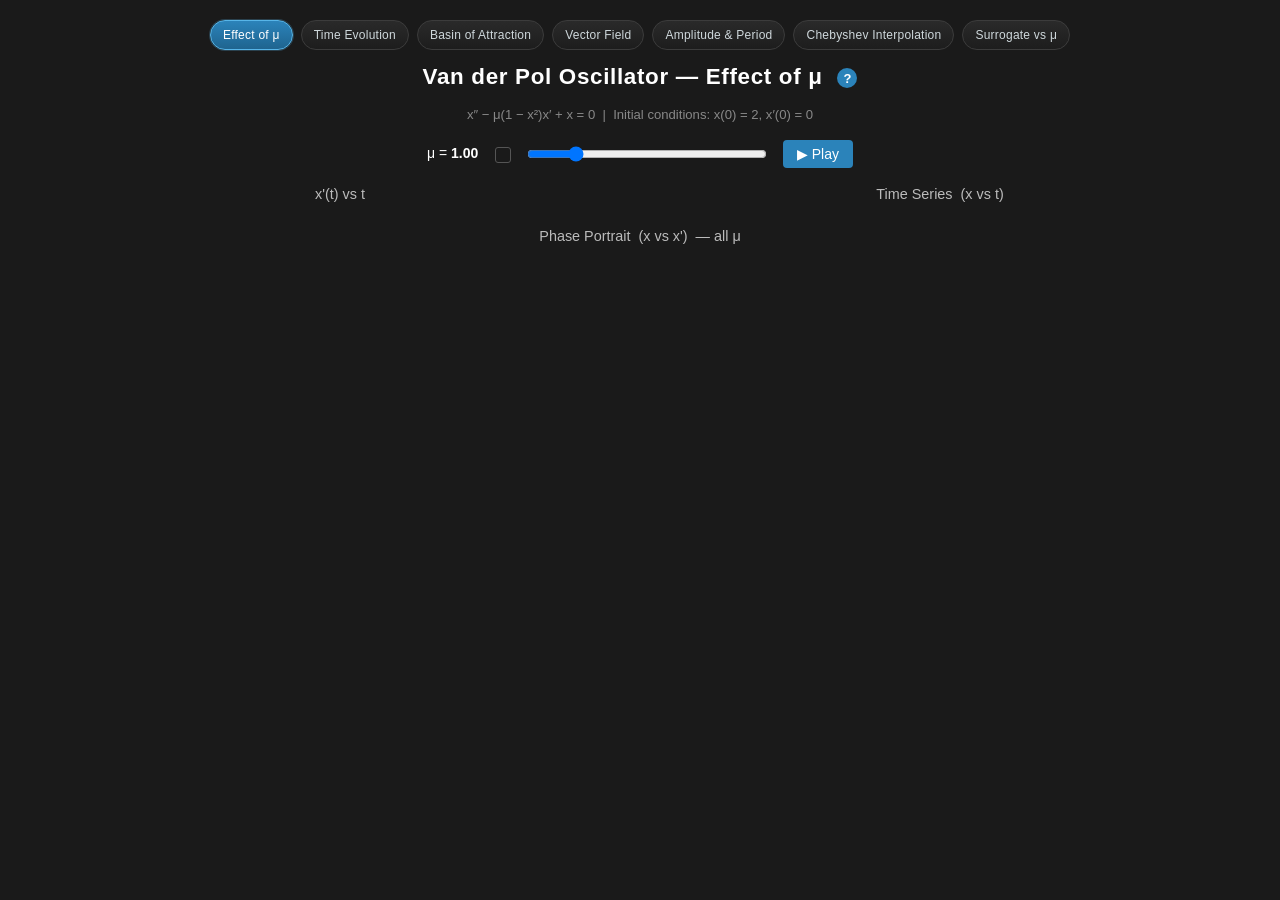
<file: Final/index.html>
<!DOCTYPE html>
<html lang="en">
<head>
    <meta charset="UTF-8">
    <meta name="viewport" content="width=device-width, initial-scale=1.0">
    <title>Van der Pol Oscillator — Effect of μ</title>
    <script src="https://d3js.org/d3.v7.min.js"></script>
    <style>
        body {
            margin: 0;
            padding: 20px;
            font-family: sans-serif;
            background-color: #1a1a1a;
            display: flex;
            flex-direction: column;
            align-items: center;
            color: #fff;
        }
        .nav {
            width: 100%;
            max-width: 1200px;
            margin-bottom: 14px;
            display: flex;
            flex-wrap: wrap;
            justify-content: center;
            gap: 8px;
        }
        .nav-btn {
            display: inline-flex;
            align-items: center;
            justify-content: center;
            padding: 7px 12px;
            border-radius: 999px;
            border: 1px solid #3c3c3c;
            background: linear-gradient(180deg, #2a2a2a 0%, #1d1d1d 100%);
            color: #cfd8dc;
            text-decoration: none;
            font-size: 12px;
            letter-spacing: 0.02em;
            transition: border-color 120ms ease, background 120ms ease, color 120ms ease, transform 120ms ease;
        }
        .nav-btn:hover {
            border-color: #4aa3d8;
            color: #fff;
            background: linear-gradient(180deg, #313131 0%, #242424 100%);
            transform: translateY(-1px);
        }
        .nav-btn:focus-visible {
            outline: 2px solid #4aa3d8;
            outline-offset: 2px;
        }
        .nav-btn.active,
        .nav-btn[aria-current="page"] {
            color: #fff;
            border-color: #57b5e8;
            background: linear-gradient(180deg, #2b83ba 0%, #1f648f 100%);
            box-shadow: 0 0 0 1px rgba(87,181,232,0.25);
        }
        h1 {
            margin-top: 0;
            margin-bottom: 4px;
            font-size: 1.4rem;
            letter-spacing: 0.03em;
        }
        .subtitle {
            font-size: 0.82rem;
            color: #888;
            margin-bottom: 18px;
            text-align: center;
        }
        #controls {
            margin-bottom: 18px;
            display: flex;
            gap: 14px;
            align-items: center;
            flex-wrap: wrap;
            justify-content: center;
        }
        label {
            font-size: 14px;
        }
        #mu-slider {
            width: 240px;
            cursor: pointer;
        }
        #mu-display {
            font-weight: bold;
            min-width: 36px;
            display: inline-block;
        }
        #mu-swatch {
            display: inline-block;
            width: 14px;
            height: 14px;
            border-radius: 3px;
            vertical-align: middle;
            margin-left: 4px;
            border: 1px solid #555;
        }
        #play-btn {
            background-color: #2b83ba;
            color: #fff;
            border: none;
            padding: 6px 14px;
            border-radius: 4px;
            cursor: pointer;
            font-size: 14px;
        }
        #play-btn:hover {
            background-color: #3e9ed6;
        }
        #charts {
            display: flex;
            gap: 20px;
            flex-wrap: wrap;
            justify-content: center;
            width: 100%;
            max-width: 1200px;
        }
        .chart-panel {
            flex: 1 1 460px;
            max-width: 580px;
        }
        .chart-panel h2 {
            text-align: center;
            font-size: 0.9rem;
            color: #bbb;
            margin: 0 0 6px 0;
            font-weight: normal;
        }
        .chart-panel svg {
            border: 1px solid #444;
            background-color: #111;
            width: 100%;
            height: auto;
            display: block;
        }
        .axis path, .axis line { stroke: #555; }
        .axis text { fill: #999; font-size: 11px; }
        .grid line { stroke: #2a2a2a; stroke-dasharray: 2,2; }
        .grid path { stroke: none; }
        .crosshair { stroke: #333; stroke-dasharray: 4,3; }
        .axis-label { fill: #888; font-size: 12px; }
        .info-btn { display:inline-flex; align-items:center; justify-content:center; width:20px; height:20px; border-radius:50%; background:#2b83ba; color:#fff; border:none; font-size:13px; font-weight:bold; cursor:pointer; vertical-align:middle; margin-left:8px; line-height:1; flex-shrink:0; }
        .info-btn:hover { background:#3e9ed6; }
        .modal-overlay { display:none; position:fixed; inset:0; background:rgba(0,0,0,0.72); z-index:100; align-items:center; justify-content:center; }
        .modal-overlay.active { display:flex; }
        .modal-box { background:#242424; border:1px solid #555; border-radius:8px; padding:28px 32px; max-width:520px; width:90%; position:relative; color:#ddd; line-height:1.6; }
        .modal-box h2 { margin-top:0; color:#fff; font-size:1.1rem; margin-bottom:10px; }
        .modal-close { position:absolute; top:10px; right:14px; background:none; border:none; color:#888; font-size:22px; cursor:pointer; line-height:1; padding:0; }
        .modal-close:hover { color:#fff; }
        .modal-box p { margin:0 0 12px 0; font-size:0.9rem; }
        .modal-box p:last-child { margin-bottom:0; }
        .modal-box strong { color:#fff; }
        #charts-bottom {
            margin-top: 20px;
            width: 100%;
            max-width: 1200px;
            display: flex;
            justify-content: center;
        }
        .chart-wide {
            flex: 1 1 100%;
            max-width: 1200px;
        }
        .legend-item text { fill: #bbb; font-size: 11px; }
        .legend-item line { stroke-width: 2; }
    </style>
</head>
<body>
    <nav class="nav" aria-label="Pages">
        <a class="nav-btn active" href="index.html" aria-current="page">Effect of μ</a>
        <a class="nav-btn" href="page2.html">Time Evolution</a>
        <a class="nav-btn" href="page3.html">Basin of Attraction</a>
        <a class="nav-btn" href="page4.html">Vector Field</a>
        <a class="nav-btn" href="page5.html">Amplitude &amp; Period</a>
        <a class="nav-btn" href="page6.html">Chebyshev Interpolation</a>
        <a class="nav-btn" href="page7.html">Surrogate vs μ</a>
    </nav>
    <h1>Van der Pol Oscillator — Effect of μ <button class="info-btn" aria-label="About this visualization">?</button></h1>
    <p class="subtitle">x″ − μ(1 − x²)x′ + x = 0 &nbsp;|&nbsp; Initial conditions: x(0) = 2, x′(0) = 0</p>

    <div id="controls">
        <label>
            μ = <span id="mu-display">1.00</span>
            <span id="mu-swatch"></span>
        </label>
        <input type="range" id="mu-slider" min="0.10" max="5.00" step="0.05" value="1.00">
        <button id="play-btn">&#9654; Play</button>
    </div>

    <div id="charts">
        <div class="chart-panel">
            <h2>x'(t) vs t</h2>
            <div id="phase-container"></div>
        </div>
        <div class="chart-panel">
            <h2>Time Series &nbsp;(x vs t)</h2>
            <div id="time-container"></div>
        </div>
    </div>

    <div id="charts-bottom">
        <div class="chart-panel chart-wide">
            <h2>Phase Portrait &nbsp;(x vs x') &nbsp;— all μ</h2>
            <div id="phase-all-container"></div>
        </div>
    </div>

    <script>
        // ── Constants ────────────────────────────────────────────────────────────
        const H           = 0.02;
        const T_TOTAL     = 60;
        const T_TRANSIENT = 30;
        const N_STEPS     = T_TOTAL / H;
        const N_TRANSIENT = T_TRANSIENT / H;
        const MU_MIN      = 0.10;
        const MU_MAX      = 5.00;
        const MU_STEP     = 0.05;

        // ── RK4 Solver ───────────────────────────────────────────────────────────
        function vdpRHS(x, y, mu) {
            return [y, mu * (1 - x * x) * y - x];
        }

        function rk4Step(x, y, mu, h) {
            const [k1x, k1y] = vdpRHS(x,             y,             mu);
            const [k2x, k2y] = vdpRHS(x + h/2*k1x,  y + h/2*k1y,  mu);
            const [k3x, k3y] = vdpRHS(x + h/2*k2x,  y + h/2*k2y,  mu);
            const [k4x, k4y] = vdpRHS(x + h*k3x,    y + h*k3y,    mu);
            return [
                x + (h/6) * (k1x + 2*k2x + 2*k3x + k4x),
                y + (h/6) * (k1y + 2*k2y + 2*k3y + k4y)
            ];
        }

        function solveVdp(mu) {
            let px = 2.0, py = 0.0;
            const phasePoints = [];
            const timePoints  = [];
            const yTimePoints = [];
            for (let i = 0; i < N_STEPS; i++) {
                [px, py] = rk4Step(px, py, mu, H);
                if (i >= N_TRANSIENT) {
                    const t = (i - N_TRANSIENT) * H;
                    phasePoints.push([px, py]);
                    timePoints.push([t, px]);
                    yTimePoints.push([t, py]);
                }
            }
            return { phasePoints, timePoints, yTimePoints };
        }

        // ── Frame Cache ──────────────────────────────────────────────────────────
        const frameCache = new Map();

        function quantize(mu) {
            return Math.round(mu / MU_STEP) * MU_STEP;
        }

        function getFrame(mu) {
            const key = quantize(mu).toFixed(2);
            if (!frameCache.has(key)) {
                frameCache.set(key, solveVdp(quantize(mu)));
            }
            return frameCache.get(key);
        }

        // ── Color Scale ──────────────────────────────────────────────────────────
        const muColor = d3.scaleSequential()
            .domain([MU_MIN, MU_MAX])
            .interpolator(d3.interpolatePlasma);

        // ── Shared chart helpers ─────────────────────────────────────────────────
        const MARGIN = { top: 22, right: 22, bottom: 48, left: 58 };
        const VB_W   = 560;
        const VB_H   = 400;
        const PLOT_W = VB_W - MARGIN.left - MARGIN.right;
        const PLOT_H = VB_H - MARGIN.top  - MARGIN.bottom;

        function buildChart(containerId, vbW, vbH) {
            const svg = d3.select(`#${containerId}`)
                .append('svg')
                .attr('viewBox', `0 0 ${vbW} ${vbH}`)
                .attr('preserveAspectRatio', 'xMidYMid meet');
            return svg.append('g')
                .attr('transform', `translate(${MARGIN.left},${MARGIN.top})`);
        }

        function addGrid(g, xScale, yScale, xTicks, yTicks, plotW, plotH) {
            g.append('g').attr('class', 'grid')
                .attr('transform', `translate(0,${plotH})`)
                .call(d3.axisBottom(xScale).ticks(xTicks).tickSize(-plotH).tickFormat(''));
            g.append('g').attr('class', 'grid')
                .call(d3.axisLeft(yScale).ticks(yTicks).tickSize(-plotW).tickFormat(''));
        }

        function addAxes(g, xScale, yScale, xTicks, yTicks, xLabel, yLabel, plotW, plotH) {
            g.append('g').attr('class', 'axis')
                .attr('transform', `translate(0,${plotH})`)
                .call(d3.axisBottom(xScale).ticks(xTicks));
            g.append('g').attr('class', 'axis')
                .call(d3.axisLeft(yScale).ticks(yTicks));
            g.append('text').attr('class', 'axis-label')
                .attr('text-anchor', 'middle')
                .attr('x', plotW / 2).attr('y', plotH + 40)
                .text(xLabel);
            g.append('text').attr('class', 'axis-label')
                .attr('text-anchor', 'middle')
                .attr('transform', 'rotate(-90)')
                .attr('x', -plotH / 2).attr('y', -46)
                .text(yLabel);
        }

        function addCrosshairs(g, xScale, yScale, plotW, plotH) {
            g.append('line').attr('class', 'crosshair')
                .attr('x1', xScale(0)).attr('x2', xScale(0))
                .attr('y1', 0).attr('y2', plotH);
            g.append('line').attr('class', 'crosshair')
                .attr('x1', 0).attr('x2', plotW)
                .attr('y1', yScale(0)).attr('y2', yScale(0));
        }

        // ── Top-left: x'(t) ──────────────────────────────────────────────────────
        const svXScale = d3.scaleLinear().domain([0, T_TOTAL - T_TRANSIENT]).range([0, PLOT_W]);
        const svYScale = d3.scaleLinear().domain([-7.5, 7.5]).range([PLOT_H, 0]);
        const svLine   = d3.line().x(d => svXScale(d[0])).y(d => svYScale(d[1]));
        const svG = buildChart('phase-container', VB_W, VB_H);
        addGrid(svG, svXScale, svYScale, 6, 6, PLOT_W, PLOT_H);
        addAxes(svG, svXScale, svYScale, 6, 6, 't', "x'  (velocity)", PLOT_W, PLOT_H);
        addCrosshairs(svG, svXScale, svYScale, PLOT_W, PLOT_H);
        const svYPath = svG.append('path')
            .attr('fill', 'none').attr('stroke-width', 1.8)
            .attr('stroke-linecap', 'round').attr('stroke-linejoin', 'round');

        // ── Top-right: time series x(t) ──────────────────────────────────────────
        const timeXScale = d3.scaleLinear().domain([0, T_TOTAL - T_TRANSIENT]).range([0, PLOT_W]);
        const timeYScale = d3.scaleLinear().domain([-3.5, 3.5]).range([PLOT_H, 0]);
        const timeLine   = d3.line().x(d => timeXScale(d[0])).y(d => timeYScale(d[1]));
        const timeG = buildChart('time-container', VB_W, VB_H);
        addGrid(timeG, timeXScale, timeYScale, 6, 6, PLOT_W, PLOT_H);
        addAxes(timeG, timeXScale, timeYScale, 6, 6, 't  (time)', 'x  (position)', PLOT_W, PLOT_H);
        addCrosshairs(timeG, timeXScale, timeYScale, PLOT_W, PLOT_H);
        const timePath = timeG.append('path')
            .attr('fill', 'none')
            .attr('stroke-width', 1.5)
            .attr('stroke-linecap', 'round')
            .attr('stroke-linejoin', 'round');

        // ── Bottom: overlaid phase portrait (all μ up to current) ────────────────
        const PHASE_MUS  = [0.0, 0.5, 1.0, 1.5, 2.0, 2.5, 3.0, 3.5, 4.0, 4.5, 5.0];
        const ALL_VB_W   = 760;
        const ALL_VB_H   = 520;
        const ALL_PLOT_W = ALL_VB_W - MARGIN.left - MARGIN.right;
        const ALL_PLOT_H = ALL_VB_H - MARGIN.top  - MARGIN.bottom;

        const allPhaseXScale = d3.scaleLinear().domain([-3.5, 3.5]).range([0, ALL_PLOT_W]);
        const allPhaseYScale = d3.scaleLinear().domain([-7,   7  ]).range([ALL_PLOT_H, 0]);
        const allPhaseLine   = d3.line().x(d => allPhaseXScale(d[0])).y(d => allPhaseYScale(d[1]));

        const allG = buildChart('phase-all-container', ALL_VB_W, ALL_VB_H);
        addGrid(allG, allPhaseXScale, allPhaseYScale, 6, 7, ALL_PLOT_W, ALL_PLOT_H);
        addAxes(allG, allPhaseXScale, allPhaseYScale, 6, 7, 'x', "x'", ALL_PLOT_W, ALL_PLOT_H);
        addCrosshairs(allG, allPhaseXScale, allPhaseYScale, ALL_PLOT_W, ALL_PLOT_H);

        // Legend (top-left corner, every 1.0)
        const legendMus = [0.0, 1.0, 2.0, 3.0, 4.0, 5.0];
        const legendG = allG.append('g').attr('transform', 'translate(8,8)');
        legendG.append('rect')
            .attr('x', -4).attr('y', -4)
            .attr('width', 100).attr('height', legendMus.length * 18 + 6)
            .attr('fill', 'rgba(17,17,17,0.8)').attr('rx', 3);
        legendMus.forEach((mu, i) => {
            const lg = legendG.append('g').attr('transform', `translate(0,${i * 18})`);
            lg.append('line')
                .attr('x1', 0).attr('x2', 24).attr('y1', 8).attr('y2', 8)
                .attr('stroke', mu < MU_MIN ? muColor(MU_MIN) : muColor(mu))
                .attr('stroke-width', 1.8)
                .attr('id', `alg-${i}`);
            lg.append('text').attr('x', 30).attr('y', 12)
                .attr('fill', '#aaa').attr('font-size', '11px')
                .text(`μ = ${mu.toFixed(1)}`);
        });

        // Pre-allocate one path per PHASE_MUS; data set immediately
        const allPhaseCurves = PHASE_MUS.map(mu => {
            const frameMu = mu < MU_MIN ? MU_MIN : mu;
            const { phasePoints } = getFrame(frameMu);
            const path = allG.append('path')
                .attr('fill', 'none')
                .attr('stroke', muColor(frameMu))
                .attr('stroke-width', 1.5)
                .attr('stroke-linecap', 'round')
                .attr('stroke-linejoin', 'round')
                .attr('opacity', 0)
                .attr('d', allPhaseLine(phasePoints));
            return { mu, path };
        });

        // ── Render ───────────────────────────────────────────────────────────────
        const muDisplay = document.getElementById('mu-display');
        const muSwatch  = document.getElementById('mu-swatch');

        function renderFrame(mu) {
            const qmu   = quantize(mu);
            const color = muColor(qmu);
            const { timePoints, yTimePoints } = getFrame(qmu);

            // Top-left: x'(t)
            svYPath.attr('stroke', color).attr('d', svLine(yTimePoints));

            // Top-right: time series x(t)
            timePath.attr('stroke', color).attr('d', timeLine(timePoints));

            // Bottom: show all curves up to current μ, highlight the highest visible
            const topVisible = PHASE_MUS.filter(m => m <= qmu + 0.001).at(-1);
            allPhaseCurves.forEach(({ mu: cmu, path }) => {
                const visible = cmu <= qmu + 0.001;
                path.attr('opacity', visible ? 1 : 0)
                    .attr('stroke-width', cmu === topVisible ? 2.5 : 1.5);
            });

            muDisplay.textContent = qmu.toFixed(2);
            muSwatch.style.backgroundColor = color;
        }

        // ── Slider ───────────────────────────────────────────────────────────────
        const slider  = document.getElementById('mu-slider');
        const playBtn = document.getElementById('play-btn');
        let rafSliderId = null;

        slider.addEventListener('input', function () {
            const mu = +this.value;
            if (rafSliderId) cancelAnimationFrame(rafSliderId);
            rafSliderId = requestAnimationFrame(() => renderFrame(mu));
        });

        // ── Play / Pause ─────────────────────────────────────────────────────────
        let playing = false;
        let playRaf = null;

        function stopPlay() {
            playing = false;
            if (playRaf) { cancelAnimationFrame(playRaf); playRaf = null; }
            playBtn.textContent = '▶ Play';
        }

        playBtn.addEventListener('click', () => {
            if (playing) { stopPlay(); return; }
            playing = true;
            playBtn.textContent = '⏸ Pause';

            let mu = +slider.value;
            if (mu >= MU_MAX) mu = MU_MIN;

            const tick = () => {
                mu = Math.round(mu / MU_STEP) * MU_STEP;
                slider.value = mu;
                renderFrame(mu);
                if (mu >= MU_MAX) { stopPlay(); return; }
                mu = Math.min(MU_MAX, mu + MU_STEP);
                playRaf = requestAnimationFrame(tick);
            };
            tick();
        });

        // ── Init ─────────────────────────────────────────────────────────────────
        renderFrame(1.0);

        (function prewarm() {
            const steps = [];
            for (let mu = MU_MIN; mu <= MU_MAX + 0.001; mu += MU_STEP) {
                steps.push(+(Math.round(mu / MU_STEP) * MU_STEP).toFixed(2));
            }
            let i = 0;
            function warmChunk() {
                const end = Math.min(i + 5, steps.length);
                for (; i < end; i++) getFrame(steps[i]);
                if (i < steps.length) setTimeout(warmChunk, 0);
            }
            setTimeout(warmChunk, 80);
        })();
    </script>

    <div class="modal-overlay" id="info-modal" role="dialog" aria-modal="true" aria-labelledby="info-modal-title" aria-hidden="true">
        <div class="modal-box">
            <button class="modal-close" id="modal-close">&times;</button>
            <h2 id="info-modal-title">Effect of the Parameter μ</h2>
            <p>As μ increases from 0.1 to 5, the Van der Pol oscillator transitions from near-sinusoidal oscillation (small μ, nearly linear regime) to relaxation oscillation (large μ, strongly nonlinear). The plasma color encodes μ — purple for weak damping, yellow for strong. The bottom panel shows all limit cycles simultaneously so their shapes can be compared directly.</p>
            <p><strong>Research significance:</strong> Parametric sensitivity analysis is central to the study of nonlinear ODEs. The dramatic change in waveform and phase-portrait geometry as μ increases illustrates how a single parameter can shift a system's entire dynamical regime — the conceptual foundation of bifurcation theory and a key motivation for numerical parameter-sweep studies.</p>
        </div>
    </div>
    <script>
        (() => {
            const overlay = document.getElementById('info-modal');
            const openBtn = document.querySelector('.info-btn');
            const closeBtn = document.getElementById('modal-close');
            let lastFocus = null;

            function openModal() {
                lastFocus = document.activeElement;
                overlay.classList.add('active');
                overlay.setAttribute('aria-hidden', 'false');
                closeBtn.focus();
            }

            function closeModal() {
                overlay.classList.remove('active');
                overlay.setAttribute('aria-hidden', 'true');
                if (lastFocus && typeof lastFocus.focus === 'function') lastFocus.focus();
            }

            openBtn.addEventListener('click', openModal);
            closeBtn.addEventListener('click', closeModal);
            overlay.addEventListener('click', e => { if (e.target.id === 'info-modal') closeModal(); });
            window.addEventListener('keydown', e => {
                if (e.key === 'Escape' && overlay.classList.contains('active')) closeModal();
            });
        })();
    </script>
</body>
</html>
</file>
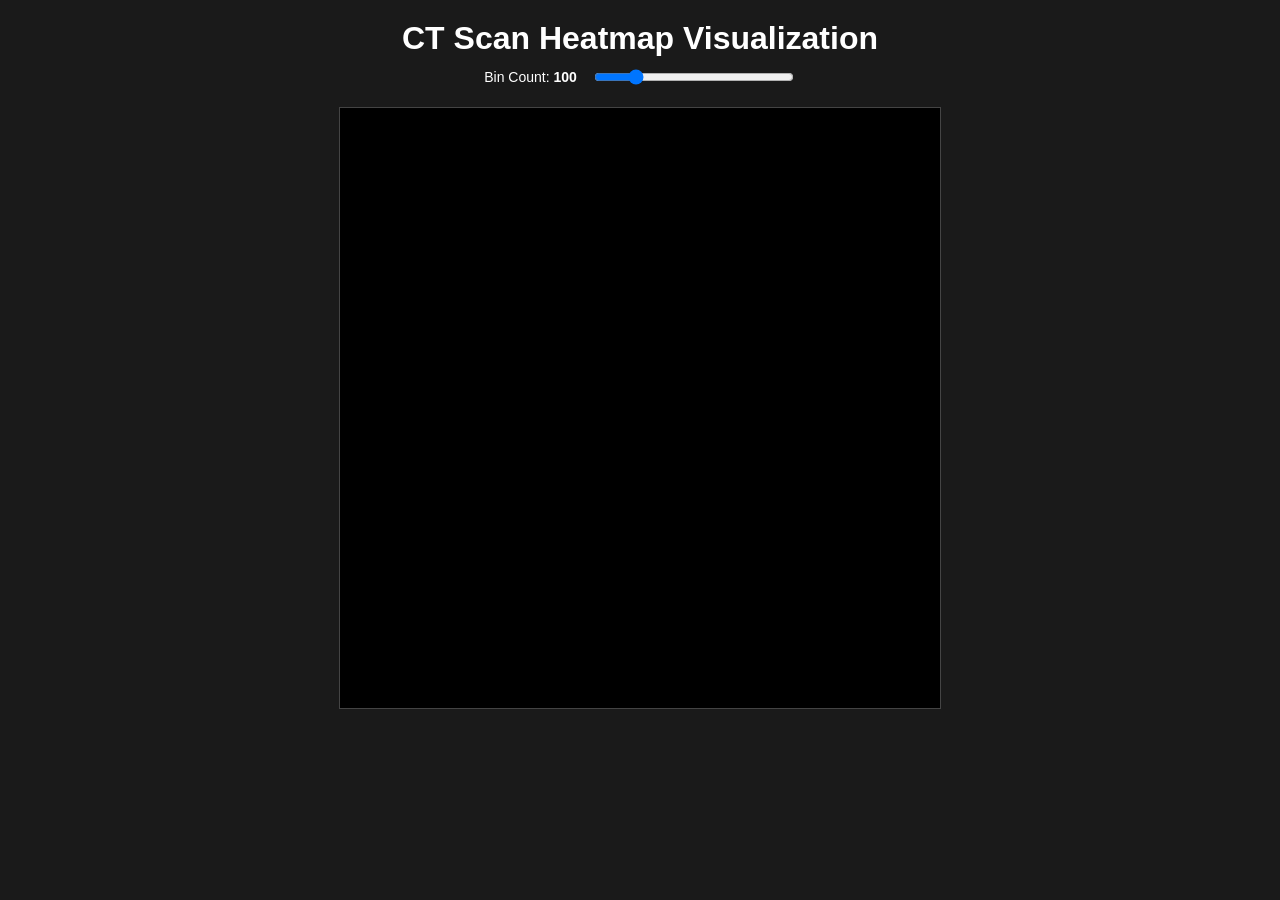
<file: Activity/assignment_4/index.html>
<!DOCTYPE html>
<html lang="en">
<head>
    <meta charset="UTF-8">
    <title>CT Scan Heatmap</title>
    <script src="https://d3js.org/d3.v7.min.js"></script>
    <style>
        body {
            margin: 0;
            padding: 20px;
            font-family: sans-serif;
            background-color: #1a1a1a;
            display: flex;
            flex-direction: column;
            align-items: center;
            color: #fff;
        }
        #controls {
            margin-bottom: 20px;
            display: flex;
            gap: 15px;
            align-items: center;
        }
        label {
            font-size: 14px;
        }
        #bin-slider {
            width: 200px;
        }
        #bin-display {
            font-weight: bold;
            min-width: 50px;
        }
        #ct-svg {
            border: 1px solid #444;
            background-color: #000;
        }
        h1 {
            margin-top: 0;
            margin-bottom: 10px;
        }
    </style>
</head>
<body>
    <h1>CT Scan Heatmap Visualization</h1>
    <div id="controls">
        <label>Bin Count: <span id="bin-display">100</span></label>
        <input type="range" id="bin-slider" min="10" max="500" value="100" step="10">
    </div>
    <svg id="ct-svg" viewBox="0 0 512 512" style="width: 70vw; max-width: 600px;"></svg>

    <script>
        const min = 0, mid = 1512, max = 3024;
        const m = 512, n = 512;
        const svg = d3.select("#ct-svg");
        const path = d3.geoPath();

        const colorScale = d3.scaleDiverging()
            .domain([min, mid, max])
            .interpolator(d3.interpolateRdBu);

        let values_CT = [];

        function drawContours(bin_counts) {
            svg.selectAll("g.contours").remove();

            const contours = d3.contours()
                .size([m, n])
                .thresholds(d3.range(min, max, bin_counts))
                (values_CT);

            svg.append("g")
                .attr("class", "contours")
                .selectAll("path")
                .data(contours)
                .enter()
                .append("path")
                .attr("d", d => path(d))
                .attr("stroke", "black")
                .attr("stroke-width", "0.3px")
                .attr("stroke-linejoin", "round")
                .attr("fill", d => colorScale(d.value));
        }

        d3.csv('./Data_CT.csv').then(data => {
            data.forEach(d => values_CT.push(+d[0]));
            drawContours(100);
        });

        document.getElementById("bin-slider").addEventListener("input", function() {
            document.getElementById("bin-display").textContent = this.value;
            drawContours(+this.value);
        });
    </script>
</body>
</html>
</file>
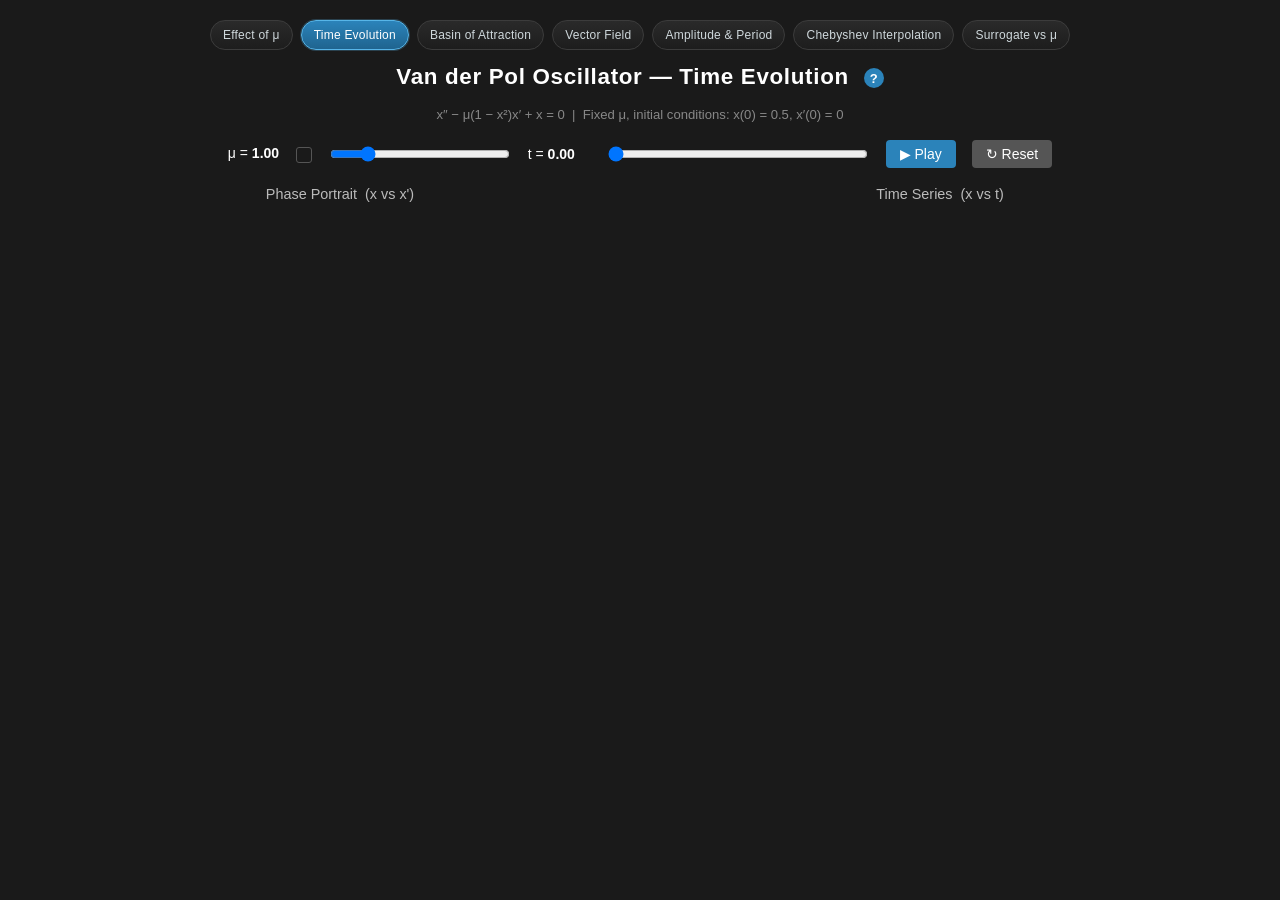
<file: Final/page2.html>
<!DOCTYPE html>
<html lang="en">
<head>
    <meta charset="UTF-8">
    <meta name="viewport" content="width=device-width, initial-scale=1.0">
    <title>Van der Pol — Time Evolution</title>
    <script src="https://d3js.org/d3.v7.min.js"></script>
    <style>
        body {
            margin: 0;
            padding: 20px;
            font-family: sans-serif;
            background-color: #1a1a1a;
            display: flex;
            flex-direction: column;
            align-items: center;
            color: #fff;
        }
        .nav {
            width: 100%;
            max-width: 1200px;
            margin-bottom: 14px;
            display: flex;
            flex-wrap: wrap;
            justify-content: center;
            gap: 8px;
        }
        .nav-btn {
            display: inline-flex;
            align-items: center;
            justify-content: center;
            padding: 7px 12px;
            border-radius: 999px;
            border: 1px solid #3c3c3c;
            background: linear-gradient(180deg, #2a2a2a 0%, #1d1d1d 100%);
            color: #cfd8dc;
            text-decoration: none;
            font-size: 12px;
            letter-spacing: 0.02em;
            transition: border-color 120ms ease, background 120ms ease, color 120ms ease, transform 120ms ease;
        }
        .nav-btn:hover {
            border-color: #4aa3d8;
            color: #fff;
            background: linear-gradient(180deg, #313131 0%, #242424 100%);
            transform: translateY(-1px);
        }
        .nav-btn:focus-visible {
            outline: 2px solid #4aa3d8;
            outline-offset: 2px;
        }
        .nav-btn.active,
        .nav-btn[aria-current="page"] {
            color: #fff;
            border-color: #57b5e8;
            background: linear-gradient(180deg, #2b83ba 0%, #1f648f 100%);
            box-shadow: 0 0 0 1px rgba(87,181,232,0.25);
        }
        h1 {
            margin-top: 0;
            margin-bottom: 4px;
            font-size: 1.4rem;
            letter-spacing: 0.03em;
        }
        .subtitle {
            font-size: 0.82rem;
            color: #888;
            margin-bottom: 18px;
            text-align: center;
        }
        #controls {
            margin-bottom: 18px;
            display: flex;
            gap: 16px;
            align-items: center;
            flex-wrap: wrap;
            justify-content: center;
        }
        label { font-size: 14px; }
        #mu-slider, #time-slider { cursor: pointer; }
        #mu-slider  { width: 180px; }
        #time-slider { width: 260px; }
        #mu-display {
            font-weight: bold;
            min-width: 36px;
            display: inline-block;
        }
        #mu-swatch {
            display: inline-block;
            width: 14px; height: 14px;
            border-radius: 3px;
            vertical-align: middle;
            margin-left: 4px;
            border: 1px solid #555;
        }
        #t-display {
            font-weight: bold;
            min-width: 42px;
            display: inline-block;
        }
        .btn {
            background-color: #2b83ba;
            color: #fff;
            border: none;
            padding: 6px 14px;
            border-radius: 4px;
            cursor: pointer;
            font-size: 14px;
        }
        .btn:hover { background-color: #3e9ed6; }
        #reset-btn { background-color: #555; }
        #reset-btn:hover { background-color: #777; }
        #charts {
            display: flex;
            gap: 20px;
            flex-wrap: wrap;
            justify-content: center;
            width: 100%;
            max-width: 1200px;
        }
        .chart-panel {
            flex: 1 1 460px;
            max-width: 580px;
        }
        .chart-panel h2 {
            text-align: center;
            font-size: 0.9rem;
            color: #bbb;
            margin: 0 0 6px 0;
            font-weight: normal;
        }
        .chart-panel svg {
            border: 1px solid #444;
            background-color: #111;
            width: 100%;
            height: auto;
            display: block;
        }
        .axis path, .axis line { stroke: #555; }
        .axis text { fill: #999; font-size: 11px; }
        .grid line { stroke: #2a2a2a; stroke-dasharray: 2,2; }
        .grid path { stroke: none; }
        .crosshair { stroke: #2e2e2e; stroke-dasharray: 4,3; }
        .axis-label { fill: #888; font-size: 12px; }
        .info-btn { display:inline-flex; align-items:center; justify-content:center; width:20px; height:20px; border-radius:50%; background:#2b83ba; color:#fff; border:none; font-size:13px; font-weight:bold; cursor:pointer; vertical-align:middle; margin-left:8px; line-height:1; flex-shrink:0; }
        .info-btn:hover { background:#3e9ed6; }
        .modal-overlay { display:none; position:fixed; inset:0; background:rgba(0,0,0,0.72); z-index:100; align-items:center; justify-content:center; }
        .modal-overlay.active { display:flex; }
        .modal-box { background:#242424; border:1px solid #555; border-radius:8px; padding:28px 32px; max-width:520px; width:90%; position:relative; color:#ddd; line-height:1.6; }
        .modal-box h2 { margin-top:0; color:#fff; font-size:1.1rem; margin-bottom:10px; }
        .modal-close { position:absolute; top:10px; right:14px; background:none; border:none; color:#888; font-size:22px; cursor:pointer; line-height:1; padding:0; }
        .modal-close:hover { color:#fff; }
        .modal-box p { margin:0 0 12px 0; font-size:0.9rem; }
        .modal-box p:last-child { margin-bottom:0; }
        .modal-box strong { color:#fff; }
    </style>
</head>
<body>
    <nav class="nav" aria-label="Pages">
        <a class="nav-btn" href="index.html">Effect of μ</a>
        <a class="nav-btn active" href="page2.html" aria-current="page">Time Evolution</a>
        <a class="nav-btn" href="page3.html">Basin of Attraction</a>
        <a class="nav-btn" href="page4.html">Vector Field</a>
        <a class="nav-btn" href="page5.html">Amplitude &amp; Period</a>
        <a class="nav-btn" href="page6.html">Chebyshev Interpolation</a>
        <a class="nav-btn" href="page7.html">Surrogate vs μ</a>
    </nav>
    <h1>Van der Pol Oscillator — Time Evolution <button class="info-btn" aria-label="About this visualization">?</button></h1>
    <p class="subtitle">
        x″ − μ(1 − x²)x′ + x = 0 &nbsp;|&nbsp;
        Fixed μ, initial conditions: x(0) = 0.5, x′(0) = 0
    </p>

    <div id="controls">
        <label>
            μ = <span id="mu-display">1.00</span>
            <span id="mu-swatch"></span>
        </label>
        <input type="range" id="mu-slider" min="0.10" max="5.00" step="0.05" value="1.00">

        <label>t = <span id="t-display">0.00</span></label>
        <input type="range" id="time-slider" min="0" max="1000" step="1" value="0">

        <button id="play-btn" class="btn">&#9654; Play</button>
        <button id="reset-btn" class="btn">&#8635; Reset</button>
    </div>

    <div id="charts">
        <div class="chart-panel">
            <h2>Phase Portrait &nbsp;(x vs x')</h2>
            <div id="phase-container"></div>
        </div>
        <div class="chart-panel">
            <h2>Time Series &nbsp;(x vs t)</h2>
            <div id="time-container"></div>
        </div>
    </div>

    <script>
        // ── Constants ────────────────────────────────────────────────────────────
        const H       = 0.02;
        const T_MAX   = 50;          // integrate to t=50 (visible window)
        const N_STEPS = T_MAX / H;   // 2500 steps
        const SPEED   = 4;           // steps advanced per animation frame
        const X0      = 0.5, Y0 = 0; // initial conditions (inside limit cycle)

        // Limit-cycle reference: integrate from [2,0] for 60s, keep last 30s
        const LC_T_TOTAL     = 60;
        const LC_T_TRANSIENT = 30;
        const LC_N           = LC_T_TOTAL / H;
        const LC_N_SKIP      = LC_T_TRANSIENT / H;

        // ── RK4 ──────────────────────────────────────────────────────────────────
        function vdpRHS(x, y, mu) {
            return [y, mu * (1 - x * x) * y - x];
        }

        function rk4Step(x, y, mu, h) {
            const [k1x, k1y] = vdpRHS(x,            y,            mu);
            const [k2x, k2y] = vdpRHS(x + h/2*k1x, y + h/2*k1y, mu);
            const [k3x, k3y] = vdpRHS(x + h/2*k2x, y + h/2*k2y, mu);
            const [k4x, k4y] = vdpRHS(x + h*k3x,   y + h*k3y,   mu);
            return [
                x + (h/6) * (k1x + 2*k2x + 2*k3x + k4x),
                y + (h/6) * (k1y + 2*k2y + 2*k3y + k4y)
            ];
        }

        // Compute full trajectory from (X0, Y0) for T_MAX seconds
        function computeTrajectory(mu) {
            let x = X0, y = Y0;
            const pts = [[x, y, 0]]; // [x, y, t]
            for (let i = 1; i <= N_STEPS; i++) {
                [x, y] = rk4Step(x, y, mu, H);
                pts.push([x, y, i * H]);
            }
            return pts;
        }

        // Compute limit cycle (reference) for the phase portrait background
        function computeLimitCycle(mu) {
            let x = 2.0, y = 0.0;
            const pts = [];
            for (let i = 0; i < LC_N; i++) {
                [x, y] = rk4Step(x, y, mu, H);
                if (i >= LC_N_SKIP) pts.push([x, y]);
            }
            return pts;
        }

        // ── Color scale (same plasma as page 1) ──────────────────────────────────
        const muColor = d3.scaleSequential()
            .domain([0.10, 5.00])
            .interpolator(d3.interpolatePlasma);

        // ── D3 chart setup ────────────────────────────────────────────────────────
        const MARGIN = { top: 22, right: 22, bottom: 48, left: 58 };
        const VB_W   = 560;
        const VB_H   = 400;
        const PLOT_W = VB_W - MARGIN.left - MARGIN.right;
        const PLOT_H = VB_H - MARGIN.top  - MARGIN.bottom;

        function buildChart(containerId) {
            const svg = d3.select(`#${containerId}`)
                .append('svg')
                .attr('viewBox', `0 0 ${VB_W} ${VB_H}`)
                .attr('preserveAspectRatio', 'xMidYMid meet');
            return svg.append('g')
                .attr('transform', `translate(${MARGIN.left},${MARGIN.top})`);
        }

        function addGrid(g, xScale, yScale, xT, yT) {
            g.append('g').attr('class', 'grid')
                .attr('transform', `translate(0,${PLOT_H})`)
                .call(d3.axisBottom(xScale).ticks(xT).tickSize(-PLOT_H).tickFormat(''));
            g.append('g').attr('class', 'grid')
                .call(d3.axisLeft(yScale).ticks(yT).tickSize(-PLOT_W).tickFormat(''));
        }

        function addAxes(g, xScale, yScale, xT, yT, xLabel, yLabel) {
            g.append('g').attr('class', 'axis')
                .attr('transform', `translate(0,${PLOT_H})`)
                .call(d3.axisBottom(xScale).ticks(xT));
            g.append('g').attr('class', 'axis')
                .call(d3.axisLeft(yScale).ticks(yT));
            g.append('text').attr('class', 'axis-label')
                .attr('text-anchor', 'middle')
                .attr('x', PLOT_W / 2).attr('y', PLOT_H + 40)
                .text(xLabel);
            g.append('text').attr('class', 'axis-label')
                .attr('text-anchor', 'middle')
                .attr('transform', 'rotate(-90)')
                .attr('x', -PLOT_H / 2).attr('y', -46)
                .text(yLabel);
        }

        function addCrosshair(g, xScale, yScale) {
            g.append('line').attr('class', 'crosshair')
                .attr('x1', xScale(0)).attr('x2', xScale(0))
                .attr('y1', 0).attr('y2', PLOT_H);
            g.append('line').attr('class', 'crosshair')
                .attr('x1', 0).attr('x2', PLOT_W)
                .attr('y1', yScale(0)).attr('y2', yScale(0));
        }

        // ── Phase portrait ────────────────────────────────────────────────────────
        const phaseXScale = d3.scaleLinear().domain([-3.5, 3.5]).range([0, PLOT_W]);
        const phaseYScale = d3.scaleLinear().domain([-7,   7  ]).range([PLOT_H, 0]);
        const phaseLine   = d3.line().x(d => phaseXScale(d[0])).y(d => phaseYScale(d[1]));
        const phaseG = buildChart('phase-container');
        addGrid(phaseG, phaseXScale, phaseYScale, 6, 6);
        addAxes(phaseG, phaseXScale, phaseYScale, 6, 6, 'x', "x'");
        addCrosshair(phaseG, phaseXScale, phaseYScale);

        // Faint limit cycle in background
        const lcPath = phaseG.append('path')
            .attr('fill', 'none')
            .attr('stroke', '#444')
            .attr('stroke-width', 1)
            .attr('stroke-dasharray', '4,3');

        // Growing trajectory
        const trajPath = phaseG.append('path')
            .attr('fill', 'none')
            .attr('stroke-width', 1.8)
            .attr('stroke-linecap', 'round')
            .attr('stroke-linejoin', 'round');

        // Initial condition dot (hollow circle)
        const ic = phaseG.append('circle').attr('r', 5)
            .attr('fill', 'none').attr('stroke-width', 1.5);

        // Current position dot
        const dot = phaseG.append('circle').attr('r', 6)
            .attr('stroke', '#fff').attr('stroke-width', 1.5);

        // ── Time series ───────────────────────────────────────────────────────────
        const timeXScale = d3.scaleLinear().domain([0, T_MAX]).range([0, PLOT_W]);
        const timeYScale = d3.scaleLinear().domain([-3.5, 3.5]).range([PLOT_H, 0]);
        const timeLine   = d3.line().x(d => timeXScale(d[2])).y(d => timeYScale(d[0]));
        const timeG = buildChart('time-container');
        addGrid(timeG, timeXScale, timeYScale, 6, 6);
        addAxes(timeG, timeXScale, timeYScale, 6, 6, 't  (time)', 'x  (position)');
        addCrosshair(timeG, timeXScale, timeYScale);

        // Growing x(t) line
        const timeSeriesPath = timeG.append('path')
            .attr('fill', 'none')
            .attr('stroke-width', 1.8)
            .attr('stroke-linecap', 'round')
            .attr('stroke-linejoin', 'round');

        // Vertical cursor at current t
        const timeCursor = timeG.append('line')
            .attr('y1', 0).attr('y2', PLOT_H)
            .attr('stroke', '#555').attr('stroke-width', 1)
            .attr('stroke-dasharray', '3,3');

        // ── State ─────────────────────────────────────────────────────────────────
        let trajectory   = null;
        let limitCycle   = null;
        let currentStep  = 0;
        let playing      = false;
        let playRaf      = null;

        const muDisplay  = document.getElementById('mu-display');
        const muSwatch   = document.getElementById('mu-swatch');
        const tDisplay   = document.getElementById('t-display');
        const muSlider   = document.getElementById('mu-slider');
        const timeSlider = document.getElementById('time-slider');
        const playBtn    = document.getElementById('play-btn');
        const resetBtn   = document.getElementById('reset-btn');

        function getMu()  { return +muSlider.value; }

        // ── Render ────────────────────────────────────────────────────────────────
        function render(step) {
            const pts  = trajectory.slice(0, step + 1);
            const last = trajectory[step];
            const color = muColor(getMu());

            // Phase portrait
            trajPath.attr('stroke', color).attr('d', phaseLine(pts));
            dot.attr('cx', phaseXScale(last[0])).attr('cy', phaseYScale(last[1]))
               .attr('fill', color);
            ic.attr('cx', phaseXScale(trajectory[0][0]))
              .attr('cy', phaseYScale(trajectory[0][1]))
              .attr('stroke', color);

            // Time series
            timeSeriesPath.attr('stroke', color).attr('d', timeLine(pts));
            timeCursor.attr('x1', timeXScale(last[2])).attr('x2', timeXScale(last[2]));

            // Controls
            tDisplay.textContent = last[2].toFixed(2);
            timeSlider.value = step;
        }

        function resetFor(mu) {
            stopPlay();
            const color = muColor(mu);
            muDisplay.textContent = mu.toFixed(2);
            muSwatch.style.backgroundColor = color;

            trajectory  = computeTrajectory(mu);
            limitCycle  = computeLimitCycle(mu);
            currentStep = 0;
            timeSlider.max = N_STEPS;

            lcPath.attr('d', phaseLine(limitCycle));
            render(0);
        }

        // ── Play / Pause / Reset ──────────────────────────────────────────────────
        function stopPlay() {
            playing = false;
            if (playRaf) { cancelAnimationFrame(playRaf); playRaf = null; }
            playBtn.textContent = '▶ Play';
        }

        playBtn.addEventListener('click', () => {
            if (playing) { stopPlay(); return; }
            if (currentStep >= N_STEPS) currentStep = 0;
            playing = true;
            playBtn.textContent = '⏸ Pause';
            const tick = () => {
                currentStep = Math.min(currentStep + SPEED, N_STEPS);
                render(currentStep);
                if (currentStep >= N_STEPS) { stopPlay(); return; }
                playRaf = requestAnimationFrame(tick);
            };
            tick();
        });

        resetBtn.addEventListener('click', () => resetFor(getMu()));

        // ── Sliders ───────────────────────────────────────────────────────────────
        muSlider.addEventListener('input', () => resetFor(getMu()));

        timeSlider.addEventListener('input', function () {
            stopPlay();
            currentStep = +this.value;
            render(currentStep);
        });

        // ── Init ──────────────────────────────────────────────────────────────────
        resetFor(getMu());
    </script>

    <div class="modal-overlay" id="info-modal" role="dialog" aria-modal="true" aria-labelledby="info-modal-title" aria-hidden="true">
        <div class="modal-box">
            <button class="modal-close" id="modal-close">&times;</button>
            <h2 id="info-modal-title">Time Evolution from an Initial Condition</h2>
            <p>Starting from x(0) = 0.5, x′(0) = 0 — a point <em>inside</em> the limit cycle — the trajectory spirals outward and gradually settles onto the closed limit cycle. The faint dashed curve shows the reference limit cycle. Changing μ restarts the simulation and reshapes the attractor; the time scrubber lets you pause at any moment.</p>
            <p><strong>Research significance:</strong> Transient dynamics reveal how quickly a system converges to steady state. For small μ convergence is slow (weak effective damping); for large μ it is rapid. Characterizing this timescale is essential for ODE solver validation and for understanding how fast a parametric system "forgets" its initial conditions — a key question in stability and sensitivity analysis.</p>
        </div>
    </div>
    <script>
        (() => {
            const overlay = document.getElementById('info-modal');
            const openBtn = document.querySelector('.info-btn');
            const closeBtn = document.getElementById('modal-close');
            let lastFocus = null;

            function openModal() {
                lastFocus = document.activeElement;
                overlay.classList.add('active');
                overlay.setAttribute('aria-hidden', 'false');
                closeBtn.focus();
            }

            function closeModal() {
                overlay.classList.remove('active');
                overlay.setAttribute('aria-hidden', 'true');
                if (lastFocus && typeof lastFocus.focus === 'function') lastFocus.focus();
            }

            openBtn.addEventListener('click', openModal);
            closeBtn.addEventListener('click', closeModal);
            overlay.addEventListener('click', e => { if (e.target.id === 'info-modal') closeModal(); });
            window.addEventListener('keydown', e => {
                if (e.key === 'Escape' && overlay.classList.contains('active')) closeModal();
            });
        })();
    </script>
</body>
</html>
</file>
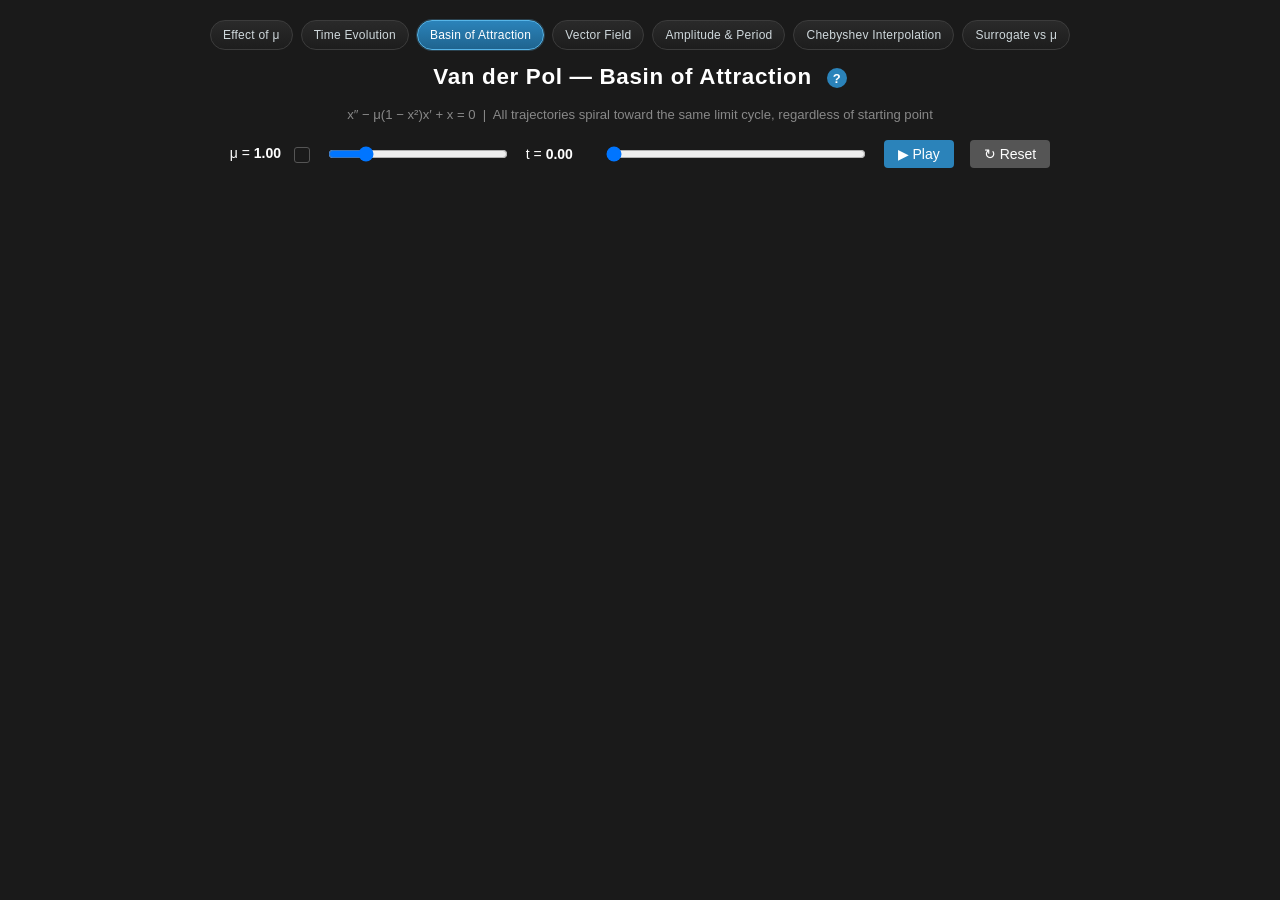
<file: Final/page3.html>
<!DOCTYPE html>
<html lang="en">
<head>
    <meta charset="UTF-8">
    <meta name="viewport" content="width=device-width, initial-scale=1.0">
    <title>Van der Pol — Basin of Attraction</title>
    <script src="https://d3js.org/d3.v7.min.js"></script>
    <style>
        body { margin:0; padding:20px; font-family:sans-serif; background:#1a1a1a; display:flex; flex-direction:column; align-items:center; color:#fff; }
        .nav {
            width: 100%;
            max-width: 1200px;
            margin-bottom: 14px;
            display: flex;
            flex-wrap: wrap;
            justify-content: center;
            gap: 8px;
        }
        .nav-btn {
            display: inline-flex;
            align-items: center;
            justify-content: center;
            padding: 7px 12px;
            border-radius: 999px;
            border: 1px solid #3c3c3c;
            background: linear-gradient(180deg, #2a2a2a 0%, #1d1d1d 100%);
            color: #cfd8dc;
            text-decoration: none;
            font-size: 12px;
            letter-spacing: 0.02em;
            transition: border-color 120ms ease, background 120ms ease, color 120ms ease, transform 120ms ease;
        }
        .nav-btn:hover {
            border-color: #4aa3d8;
            color: #fff;
            background: linear-gradient(180deg, #313131 0%, #242424 100%);
            transform: translateY(-1px);
        }
        .nav-btn:focus-visible {
            outline: 2px solid #4aa3d8;
            outline-offset: 2px;
        }
        .nav-btn.active,
        .nav-btn[aria-current="page"] {
            color: #fff;
            border-color: #57b5e8;
            background: linear-gradient(180deg, #2b83ba 0%, #1f648f 100%);
            box-shadow: 0 0 0 1px rgba(87,181,232,0.25);
        }
        h1 { margin-top:0; margin-bottom:4px; font-size:1.4rem; letter-spacing:0.03em; }
        .subtitle { font-size:0.82rem; color:#888; margin-bottom:18px; text-align:center; }
        #controls { margin-bottom:18px; display:flex; gap:16px; align-items:center; flex-wrap:wrap; justify-content:center; }
        label { font-size:14px; }
        input[type=range] { cursor:pointer; }
        #mu-slider  { width:180px; }
        #time-slider { width:260px; }
        #mu-display { font-weight:bold; min-width:36px; display:inline-block; }
        #mu-swatch  { display:inline-block; width:14px; height:14px; border-radius:3px; vertical-align:middle; margin-left:4px; border:1px solid #555; }
        #t-display  { font-weight:bold; min-width:42px; display:inline-block; }
        .btn { background:#2b83ba; color:#fff; border:none; padding:6px 14px; border-radius:4px; cursor:pointer; font-size:14px; }
        .btn:hover { background:#3e9ed6; }
        #reset-btn  { background:#555; }
        #reset-btn:hover { background:#777; }
        #chart-wrap { width:100%; max-width:960px; }
        #chart-wrap svg { border:1px solid #444; background:#111; width:100%; height:auto; display:block; }
        .axis path, .axis line { stroke:#555; }
        .axis text { fill:#999; font-size:11px; }
        .grid line  { stroke:#2a2a2a; stroke-dasharray:2,2; }
        .grid path  { stroke:none; }
        .crosshair  { stroke:#2e2e2e; stroke-dasharray:4,3; }
        .axis-label { fill:#888; font-size:12px; }
        #legend { display:flex; flex-wrap:wrap; gap:8px 18px; margin-top:12px; justify-content:center; }
        .leg { display:flex; align-items:center; gap:6px; font-size:12px; color:#bbb; }
        .leg-line { width:22px; height:3px; border-radius:1px; }
        .info-btn { display:inline-flex; align-items:center; justify-content:center; width:20px; height:20px; border-radius:50%; background:#2b83ba; color:#fff; border:none; font-size:13px; font-weight:bold; cursor:pointer; vertical-align:middle; margin-left:8px; line-height:1; flex-shrink:0; }
        .info-btn:hover { background:#3e9ed6; }
        .modal-overlay { display:none; position:fixed; inset:0; background:rgba(0,0,0,0.72); z-index:100; align-items:center; justify-content:center; }
        .modal-overlay.active { display:flex; }
        .modal-box { background:#242424; border:1px solid #555; border-radius:8px; padding:28px 32px; max-width:520px; width:90%; position:relative; color:#ddd; line-height:1.6; }
        .modal-box h2 { margin-top:0; color:#fff; font-size:1.1rem; margin-bottom:10px; }
        .modal-close { position:absolute; top:10px; right:14px; background:none; border:none; color:#888; font-size:22px; cursor:pointer; line-height:1; padding:0; }
        .modal-close:hover { color:#fff; }
        .modal-box p { margin:0 0 12px 0; font-size:0.9rem; }
        .modal-box p:last-child { margin-bottom:0; }
        .modal-box strong { color:#fff; }
    </style>
</head>
<body>
    <nav class="nav" aria-label="Pages">
        <a class="nav-btn" href="index.html">Effect of μ</a>
        <a class="nav-btn" href="page2.html">Time Evolution</a>
        <a class="nav-btn active" href="page3.html" aria-current="page">Basin of Attraction</a>
        <a class="nav-btn" href="page4.html">Vector Field</a>
        <a class="nav-btn" href="page5.html">Amplitude &amp; Period</a>
        <a class="nav-btn" href="page6.html">Chebyshev Interpolation</a>
        <a class="nav-btn" href="page7.html">Surrogate vs μ</a>
    </nav>
    <h1>Van der Pol — Basin of Attraction <button class="info-btn" aria-label="About this visualization">?</button></h1>
    <p class="subtitle">
        x″ − μ(1 − x²)x′ + x = 0 &nbsp;|&nbsp;
        All trajectories spiral toward the same limit cycle, regardless of starting point
    </p>
    <div id="controls">
        <label>μ = <span id="mu-display">1.00</span><span id="mu-swatch"></span></label>
        <input type="range" id="mu-slider" min="0.10" max="5.00" step="0.05" value="1.00">
        <label>t = <span id="t-display">0.00</span></label>
        <input type="range" id="time-slider" min="0" max="1500" step="1" value="0">
        <button id="play-btn" class="btn">&#9654; Play</button>
        <button id="reset-btn" class="btn">&#8635; Reset</button>
    </div>
    <div id="chart-wrap"><div id="phase-container"></div></div>
    <div id="legend"></div>

    <script>
        const H = 0.02;
        const T_MAX   = 30;
        const N_STEPS = Math.round(T_MAX / H);  // 1500
        const SPEED   = 4;
        const LC_N    = Math.round(60 / H);
        const LC_SKIP = Math.round(30 / H);

        // 4 inside + 4 outside the limit cycle
        const ICS = [
            [ 0.5,  0  ], [-0.5,  0  ], [ 0.3,  0.9], [-0.3, -0.9],
            [ 3.0,  0  ], [-3.0,  0  ], [ 0.5,  9.0], [-0.5, -9.0]
        ];
        const IC_LABELS = [
            '(0.5, 0)', '(−0.5, 0)', '(0.3, 0.9)', '(−0.3, −0.9)',
            '(3, 0)',   '(−3, 0)',   '(0.5, 9)',    '(−0.5, −9)'
        ];

        const muColor = d3.scaleSequential().domain([0.1, 5.0]).interpolator(d3.interpolatePlasma);
        // 8 evenly-spaced plasma colors — same scale as page 1
        const COLORS = ICS.map((_, i) => muColor(0.1 + i * (4.9 / (ICS.length - 1))));

        function vdpRHS(x, y, mu) { return [y, mu*(1-x*x)*y - x]; }
        function rk4Step(x, y, mu, h) {
            const [k1x,k1y] = vdpRHS(x,             y,             mu);
            const [k2x,k2y] = vdpRHS(x+h/2*k1x,    y+h/2*k1y,    mu);
            const [k3x,k3y] = vdpRHS(x+h/2*k2x,    y+h/2*k2y,    mu);
            const [k4x,k4y] = vdpRHS(x+h*k3x,      y+h*k3y,      mu);
            return [x+(h/6)*(k1x+2*k2x+2*k3x+k4x), y+(h/6)*(k1y+2*k2y+2*k3y+k4y)];
        }

        function computeTraj(x0, y0, mu) {
            let x = x0, y = y0;
            const pts = [[x, y, 0]];
            for (let i = 1; i <= N_STEPS; i++) {
                [x, y] = rk4Step(x, y, mu, H);
                pts.push([x, y, i*H]);
            }
            return pts;
        }
        function computeLC(mu) {
            let x = 2, y = 0;
            const pts = [];
            for (let i = 0; i < LC_N; i++) {
                [x, y] = rk4Step(x, y, mu, H);
                if (i >= LC_SKIP) pts.push([x, y]);
            }
            return pts;
        }

        const M  = { top:22, right:22, bottom:48, left:62 };
        const VW = 700, VH = 540;
        const PW = VW - M.left - M.right;
        const PH = VH - M.top  - M.bottom;

        const xSc = d3.scaleLinear().domain([-3.5, 3.5]).range([0, PW]);
        const ySc = d3.scaleLinear().domain([-12, 12]).range([PH, 0]);
        const ln  = d3.line().x(d => xSc(d[0])).y(d => ySc(d[1]));

        const svg = d3.select('#phase-container').append('svg')
            .attr('viewBox', `0 0 ${VW} ${VH}`)
            .attr('preserveAspectRatio', 'xMidYMid meet');

        svg.append('defs').append('clipPath').attr('id', 'clip')
            .append('rect').attr('width', PW).attr('height', PH);

        const g = svg.append('g').attr('transform', `translate(${M.left},${M.top})`);

        // Grid
        g.append('g').attr('class','grid').attr('transform',`translate(0,${PH})`)
            .call(d3.axisBottom(xSc).ticks(7).tickSize(-PH).tickFormat(''));
        g.append('g').attr('class','grid')
            .call(d3.axisLeft(ySc).ticks(8).tickSize(-PW).tickFormat(''));
        // Axes
        g.append('g').attr('class','axis').attr('transform',`translate(0,${PH})`)
            .call(d3.axisBottom(xSc).ticks(7));
        g.append('g').attr('class','axis')
            .call(d3.axisLeft(ySc).ticks(8));
        g.append('text').attr('class','axis-label').attr('text-anchor','middle')
            .attr('x', PW/2).attr('y', PH+40).text('x  (position)');
        g.append('text').attr('class','axis-label').attr('text-anchor','middle')
            .attr('transform','rotate(-90)').attr('x', -PH/2).attr('y', -50)
            .text("x'  (velocity)");
        // Crosshairs
        g.append('line').attr('class','crosshair')
            .attr('x1',xSc(0)).attr('x2',xSc(0)).attr('y1',0).attr('y2',PH);
        g.append('line').attr('class','crosshair')
            .attr('x1',0).attr('x2',PW).attr('y1',ySc(0)).attr('y2',ySc(0));

        const clipG = g.append('g').attr('clip-path', 'url(#clip)');

        // Limit cycle reference
        const lcPath = clipG.append('path').attr('fill','none')
            .attr('stroke','#555').attr('stroke-width',2).attr('stroke-dasharray','5,3');

        // Per-trajectory elements
        const trajPaths = [], icMarkers = [], curDots = [];
        ICS.forEach(([x0, y0], i) => {
            trajPaths.push(
                clipG.append('path').attr('fill','none').attr('stroke', COLORS[i])
                    .attr('stroke-width',1.8).attr('stroke-linecap','round')
                    .attr('stroke-linejoin','round').attr('opacity',0.9)
            );
            icMarkers.push(
                g.append('circle').attr('r',4).attr('fill','none')
                    .attr('stroke', COLORS[i]).attr('stroke-width',1.5)
                    .attr('stroke-dasharray','2,1.5')
                    .attr('cx', xSc(x0)).attr('cy', ySc(y0))
            );
            curDots.push(
                clipG.append('circle').attr('r',5).attr('fill', COLORS[i])
                    .attr('stroke','#fff').attr('stroke-width',1)
            );
        });

        // Legend
        const legDiv = document.getElementById('legend');
        ICS.forEach(([x0, y0], i) => {
            const el = document.createElement('div');
            el.className = 'leg';
            el.innerHTML = `<div class="leg-line" style="background:${COLORS[i]}"></div>${IC_LABELS[i]}`;
            legDiv.appendChild(el);
        });

        // State
        let trajs = null, step = 0, playing = false, raf = null;
        const muDisp   = document.getElementById('mu-display');
        const muSwatch = document.getElementById('mu-swatch');
        const tDisp    = document.getElementById('t-display');
        const muSlider = document.getElementById('mu-slider');
        const tSlider  = document.getElementById('time-slider');
        const playBtn  = document.getElementById('play-btn');
        const resetBtn = document.getElementById('reset-btn');

        function render(s) {
            ICS.forEach((_, i) => {
                trajPaths[i].attr('d', ln(trajs[i].slice(0, s+1)));
                const last = trajs[i][s];
                curDots[i].attr('cx', xSc(last[0])).attr('cy', ySc(last[1]));
            });
            tDisp.textContent = (s * H).toFixed(2);
            tSlider.value = s;
        }

        function stopPlay() {
            playing = false;
            if (raf) { cancelAnimationFrame(raf); raf = null; }
            playBtn.textContent = '▶ Play';
        }

        function resetFor(mu) {
            stopPlay();
            muDisp.textContent = mu.toFixed(2);
            muSwatch.style.backgroundColor = muColor(mu);
            trajs = ICS.map(([x0, y0]) => computeTraj(x0, y0, mu));
            lcPath.attr('d', ln(computeLC(mu)));
            step = 0;
            tSlider.max = N_STEPS;
            render(0);
        }

        playBtn.addEventListener('click', () => {
            if (playing) { stopPlay(); return; }
            if (step >= N_STEPS) step = 0;
            playing = true;
            playBtn.textContent = '⏸ Pause';
            const tick = () => {
                step = Math.min(step + SPEED, N_STEPS);
                render(step);
                if (step >= N_STEPS) { stopPlay(); return; }
                raf = requestAnimationFrame(tick);
            };
            tick();
        });
        resetBtn.addEventListener('click', () => resetFor(+muSlider.value));
        muSlider.addEventListener('input', () => resetFor(+muSlider.value));
        tSlider.addEventListener('input', function() {
            stopPlay();
            step = +this.value;
            render(step);
        });

        resetFor(1.0);
    </script>

    <div class="modal-overlay" id="info-modal" role="dialog" aria-modal="true" aria-labelledby="info-modal-title" aria-hidden="true">
        <div class="modal-box">
            <button class="modal-close" id="modal-close">&times;</button>
            <h2 id="info-modal-title">The Limit Cycle as a Global Attractor</h2>
            <p>Eight trajectories are launched from very different starting points — four inside the limit cycle (spiraling outward) and four outside (spiraling inward). Dashed circles mark each initial position; colored dots track the current location in real time. Despite the radically different starting points, all eight paths converge to the same closed curve.</p>
            <p><strong>Research significance:</strong> The Van der Pol limit cycle is a <strong>global attractor</strong> — every trajectory except the unstable equilibrium at the origin is drawn to it, regardless of initial energy or position. This robustness distinguishes nonlinear self-sustained oscillators from conservative systems where motion depends entirely on initial conditions. Demonstrating global attraction numerically supports theoretical claims about solution robustness across parameter regimes.</p>
        </div>
    </div>
    <script>
        (() => {
            const overlay = document.getElementById('info-modal');
            const openBtn = document.querySelector('.info-btn');
            const closeBtn = document.getElementById('modal-close');
            let lastFocus = null;

            function openModal() {
                lastFocus = document.activeElement;
                overlay.classList.add('active');
                overlay.setAttribute('aria-hidden', 'false');
                closeBtn.focus();
            }

            function closeModal() {
                overlay.classList.remove('active');
                overlay.setAttribute('aria-hidden', 'true');
                if (lastFocus && typeof lastFocus.focus === 'function') lastFocus.focus();
            }

            openBtn.addEventListener('click', openModal);
            closeBtn.addEventListener('click', closeModal);
            overlay.addEventListener('click', e => { if (e.target.id === 'info-modal') closeModal(); });
            window.addEventListener('keydown', e => {
                if (e.key === 'Escape' && overlay.classList.contains('active')) closeModal();
            });
        })();
    </script>
</body>
</html>
</file>
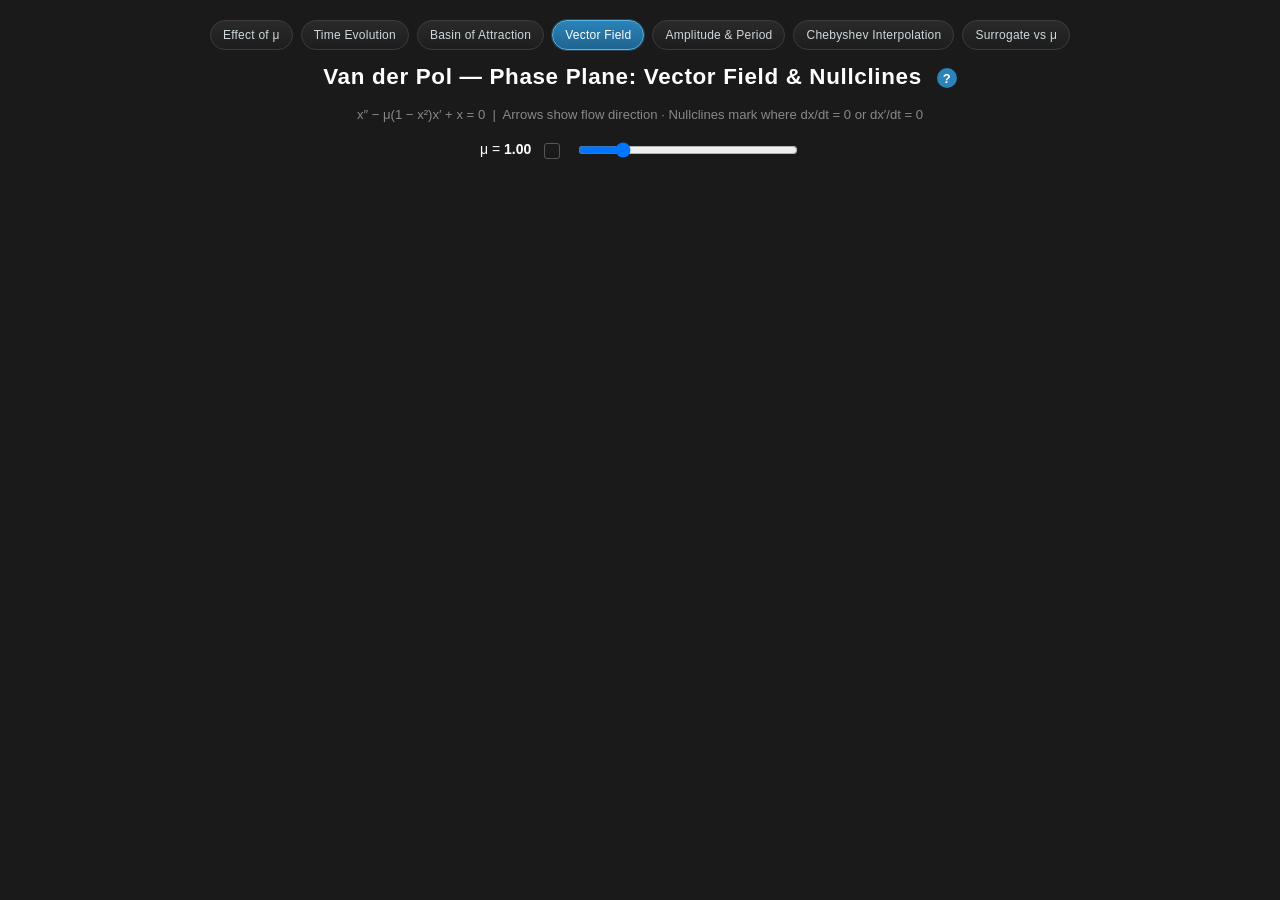
<file: Final/page4.html>
<!DOCTYPE html>
<html lang="en">
<head>
    <meta charset="UTF-8">
    <meta name="viewport" content="width=device-width, initial-scale=1.0">
    <title>Van der Pol — Vector Field</title>
    <script src="https://d3js.org/d3.v7.min.js"></script>
    <style>
        body { margin:0; padding:20px; font-family:sans-serif; background:#1a1a1a; display:flex; flex-direction:column; align-items:center; color:#fff; }
        .nav {
            width: 100%;
            max-width: 1200px;
            margin-bottom: 14px;
            display: flex;
            flex-wrap: wrap;
            justify-content: center;
            gap: 8px;
        }
        .nav-btn {
            display: inline-flex;
            align-items: center;
            justify-content: center;
            padding: 7px 12px;
            border-radius: 999px;
            border: 1px solid #3c3c3c;
            background: linear-gradient(180deg, #2a2a2a 0%, #1d1d1d 100%);
            color: #cfd8dc;
            text-decoration: none;
            font-size: 12px;
            letter-spacing: 0.02em;
            transition: border-color 120ms ease, background 120ms ease, color 120ms ease, transform 120ms ease;
        }
        .nav-btn:hover {
            border-color: #4aa3d8;
            color: #fff;
            background: linear-gradient(180deg, #313131 0%, #242424 100%);
            transform: translateY(-1px);
        }
        .nav-btn:focus-visible {
            outline: 2px solid #4aa3d8;
            outline-offset: 2px;
        }
        .nav-btn.active,
        .nav-btn[aria-current="page"] {
            color: #fff;
            border-color: #57b5e8;
            background: linear-gradient(180deg, #2b83ba 0%, #1f648f 100%);
            box-shadow: 0 0 0 1px rgba(87,181,232,0.25);
        }
        h1 { margin-top:0; margin-bottom:4px; font-size:1.4rem; letter-spacing:0.03em; }
        .subtitle { font-size:0.82rem; color:#888; margin-bottom:18px; text-align:center; }
        #controls { margin-bottom:18px; display:flex; gap:16px; align-items:center; flex-wrap:wrap; justify-content:center; }
        label { font-size:14px; }
        #mu-slider { width:220px; cursor:pointer; }
        #mu-display { font-weight:bold; min-width:36px; display:inline-block; }
        #mu-swatch  { display:inline-block; width:14px; height:14px; border-radius:3px; vertical-align:middle; margin-left:4px; border:1px solid #555; }
        #chart-wrap { width:100%; max-width:960px; }
        #chart-wrap svg { border:1px solid #444; background:#111; width:100%; height:auto; display:block; }
        .axis path, .axis line { stroke:#555; }
        .axis text { fill:#999; font-size:11px; }
        .grid line  { stroke:#2a2a2a; stroke-dasharray:2,2; }
        .grid path  { stroke:none; }
        .crosshair  { stroke:#2e2e2e; stroke-dasharray:4,3; }
        .axis-label { fill:#888; font-size:12px; }
        .info-btn { display:inline-flex; align-items:center; justify-content:center; width:20px; height:20px; border-radius:50%; background:#2b83ba; color:#fff; border:none; font-size:13px; font-weight:bold; cursor:pointer; vertical-align:middle; margin-left:8px; line-height:1; flex-shrink:0; }
        .info-btn:hover { background:#3e9ed6; }
        .modal-overlay { display:none; position:fixed; inset:0; background:rgba(0,0,0,0.72); z-index:100; align-items:center; justify-content:center; }
        .modal-overlay.active { display:flex; }
        .modal-box { background:#242424; border:1px solid #555; border-radius:8px; padding:28px 32px; max-width:520px; width:90%; position:relative; color:#ddd; line-height:1.6; }
        .modal-box h2 { margin-top:0; color:#fff; font-size:1.1rem; margin-bottom:10px; }
        .modal-close { position:absolute; top:10px; right:14px; background:none; border:none; color:#888; font-size:22px; cursor:pointer; line-height:1; padding:0; }
        .modal-close:hover { color:#fff; }
        .modal-box p { margin:0 0 12px 0; font-size:0.9rem; }
        .modal-box p:last-child { margin-bottom:0; }
        .modal-box strong { color:#fff; }
    </style>
</head>
<body>
    <nav class="nav" aria-label="Pages">
        <a class="nav-btn" href="index.html">Effect of μ</a>
        <a class="nav-btn" href="page2.html">Time Evolution</a>
        <a class="nav-btn" href="page3.html">Basin of Attraction</a>
        <a class="nav-btn active" href="page4.html" aria-current="page">Vector Field</a>
        <a class="nav-btn" href="page5.html">Amplitude &amp; Period</a>
        <a class="nav-btn" href="page6.html">Chebyshev Interpolation</a>
        <a class="nav-btn" href="page7.html">Surrogate vs μ</a>
    </nav>
    <h1>Van der Pol — Phase Plane: Vector Field &amp; Nullclines <button class="info-btn" aria-label="About this visualization">?</button></h1>
    <p class="subtitle">
        x″ − μ(1 − x²)x′ + x = 0 &nbsp;|&nbsp;
        Arrows show flow direction · Nullclines mark where dx/dt = 0 or dx′/dt = 0
    </p>
    <div id="controls">
        <label>μ = <span id="mu-display">1.00</span><span id="mu-swatch"></span></label>
        <input type="range" id="mu-slider" min="0.10" max="5.00" step="0.05" value="1.00">
    </div>
    <div id="chart-wrap"><div id="phase-container"></div></div>

    <script>
        const LC_N    = Math.round(60 / 0.02);
        const LC_SKIP = Math.round(30 / 0.02);
        const H_LC    = 0.02;

        function vdpRHS(x, y, mu) { return [y, mu*(1-x*x)*y - x]; }
        function rk4Step(x, y, mu, h) {
            const [k1x,k1y] = vdpRHS(x,            y,            mu);
            const [k2x,k2y] = vdpRHS(x+h/2*k1x,   y+h/2*k1y,   mu);
            const [k3x,k3y] = vdpRHS(x+h/2*k2x,   y+h/2*k2y,   mu);
            const [k4x,k4y] = vdpRHS(x+h*k3x,      y+h*k3y,     mu);
            return [x+(h/6)*(k1x+2*k2x+2*k3x+k4x), y+(h/6)*(k1y+2*k2y+2*k3y+k4y)];
        }
        function computeLC(mu) {
            let x = 2, y = 0;
            const pts = [];
            for (let i = 0; i < LC_N; i++) {
                [x, y] = rk4Step(x, y, mu, H_LC);
                if (i >= LC_SKIP) pts.push([x, y]);
            }
            return pts;
        }

        const muColor = d3.scaleSequential().domain([0.1, 5.0]).interpolator(d3.interpolatePlasma);

        const M  = { top:22, right:22, bottom:48, left:62 };
        const VW = 700, VH = 540;
        const PW = VW - M.left - M.right;
        const PH = VH - M.top  - M.bottom;

        const X_DOM = [-3.5, 3.5];
        const Y_DOM = [-12, 12];

        const xSc = d3.scaleLinear().domain(X_DOM).range([0, PW]);
        const ySc = d3.scaleLinear().domain(Y_DOM).range([PH, 0]);
        const phLine = d3.line().x(d => xSc(d[0])).y(d => ySc(d[1]));

        const svg = d3.select('#phase-container').append('svg')
            .attr('viewBox', `0 0 ${VW} ${VH}`)
            .attr('preserveAspectRatio', 'xMidYMid meet');

        svg.append('defs').append('clipPath').attr('id', 'clip')
            .append('rect').attr('width', PW).attr('height', PH);

        const g = svg.append('g').attr('transform', `translate(${M.left},${M.top})`);

        // Grid
        g.append('g').attr('class','grid').attr('transform',`translate(0,${PH})`)
            .call(d3.axisBottom(xSc).ticks(7).tickSize(-PH).tickFormat(''));
        g.append('g').attr('class','grid')
            .call(d3.axisLeft(ySc).ticks(8).tickSize(-PW).tickFormat(''));
        // Axes
        g.append('g').attr('class','axis').attr('transform',`translate(0,${PH})`)
            .call(d3.axisBottom(xSc).ticks(7));
        g.append('g').attr('class','axis')
            .call(d3.axisLeft(ySc).ticks(8));
        g.append('text').attr('class','axis-label').attr('text-anchor','middle')
            .attr('x', PW/2).attr('y', PH+40).text('x  (position)');
        g.append('text').attr('class','axis-label').attr('text-anchor','middle')
            .attr('transform','rotate(-90)').attr('x', -PH/2).attr('y', -50)
            .text("x'  (velocity)");
        // Crosshairs (drawn last so they appear on top of grid but under data)
        g.append('line').attr('class','crosshair')
            .attr('x1',xSc(0)).attr('x2',xSc(0)).attr('y1',0).attr('y2',PH);
        g.append('line').attr('class','crosshair')
            .attr('x1',0).attr('x2',PW).attr('y1',ySc(0)).attr('y2',ySc(0));

        const clipG = g.append('g').attr('clip-path', 'url(#clip)');

        // ── Vector field ─────────────────────────────────────────────────────────
        const NX = 18, NY = 14;
        const HALF = 7, AH = 4; // arrow half-length, arrowhead size

        const gridXVals = d3.range(NX).map(i => X_DOM[0] + i*(X_DOM[1]-X_DOM[0])/(NX-1));
        const gridYVals = d3.range(NY).map(i => Y_DOM[0] + i*(Y_DOM[1]-Y_DOM[0])/(NY-1));

        // Precompute max speed across all μ and grid to fix color scale
        let maxSpeed = 0;
        for (let mu = 0.1; mu <= 5.01; mu += 0.25) {
            gridXVals.forEach(gx => {
                gridYVals.forEach(gy => {
                    const [fx,fy] = vdpRHS(gx, gy, mu);
                    maxSpeed = Math.max(maxSpeed, Math.sqrt(fx*fx+fy*fy));
                });
            });
        }
        const speedColor = d3.scaleSequential(d3.interpolateViridis)
            .domain([0, Math.log1p(maxSpeed)]);
        function spColor(speed) { return speedColor(Math.log1p(speed)); }

        const arrowData = [];
        const arrowsG = clipG.append('g').attr('class', 'arrows');
        gridXVals.forEach(gx => {
            gridYVals.forEach(gy => {
                const outer = arrowsG.append('g')
                    .attr('transform', `translate(${xSc(gx)},${ySc(gy)})`);
                const inner = outer.append('g');
                // Shaft
                inner.append('line').attr('x1',-HALF).attr('y1',0).attr('x2',HALF).attr('y2',0);
                // Arrowhead
                inner.append('line').attr('x1',HALF).attr('y1',0).attr('x2',HALF-AH).attr('y2',-AH*0.55);
                inner.append('line').attr('x1',HALF).attr('y1',0).attr('x2',HALF-AH).attr('y2', AH*0.55);
                inner.selectAll('line').attr('stroke-linecap','round').attr('stroke-width',1);
                arrowData.push({ inner, gx, gy });
            });
        });

        // ── Nullclines ───────────────────────────────────────────────────────────
        // x-nullcline: dx/dt = y' = 0  →  horizontal line at y'=0
        clipG.append('line')
            .attr('x1',0).attr('x2',PW)
            .attr('y1',ySc(0)).attr('y2',ySc(0))
            .attr('stroke','#00bcd4').attr('stroke-width',2);

        // x'-nullcline: dx'/dt = 0  →  x' = x / [μ(1-x²)], three segments
        const YNULL_N = 300;
        function ynSeg(mu, x0, x1) {
            const pts = [];
            for (let i = 0; i <= YNULL_N; i++) {
                const x = x0 + (x1-x0)*i/YNULL_N;
                const denom = mu*(1-x*x);
                if (Math.abs(denom) < 0.04) continue;
                const yp = x/denom;
                if (yp < Y_DOM[0] || yp > Y_DOM[1]) continue;
                pts.push([x, yp]);
            }
            return pts;
        }
        const ynLeft   = clipG.append('path').attr('fill','none').attr('stroke','#ff9800').attr('stroke-width',2);
        const ynCenter = clipG.append('path').attr('fill','none').attr('stroke','#ff9800').attr('stroke-width',2);
        const ynRight  = clipG.append('path').attr('fill','none').attr('stroke','#ff9800').attr('stroke-width',2);

        // ── Limit cycle reference ────────────────────────────────────────────────
        const lcPath = clipG.append('path').attr('fill','none')
            .attr('stroke-width',2).attr('stroke-dasharray','5,3').attr('opacity',0.65);

        // ── Equilibrium at (0,0) ─────────────────────────────────────────────────
        g.append('circle').attr('cx',xSc(0)).attr('cy',ySc(0)).attr('r',5)
            .attr('fill','#111').attr('stroke','#fff').attr('stroke-width',1.5);

        // ── Legend ───────────────────────────────────────────────────────────────
        const legG = g.append('g').attr('transform', `translate(${PW-172}, 12)`);
        legG.append('rect').attr('x',-6).attr('y',-6)
            .attr('width',182).attr('height',106).attr('rx',4)
            .attr('fill','rgba(17,17,17,0.9)').attr('stroke','#444').attr('stroke-width',0.5);

        function legItem(y, color, dash, label, circle) {
            if (circle) {
                legG.append('circle').attr('cx',11).attr('cy',y).attr('r',4)
                    .attr('fill','#111').attr('stroke',color).attr('stroke-width',1.5);
            } else {
                const l = legG.append('line').attr('x1',0).attr('x2',22).attr('y1',y).attr('y2',y)
                    .attr('stroke',color).attr('stroke-width',2);
                if (dash) l.attr('stroke-dasharray','5,3');
            }
            legG.append('text').attr('x',28).attr('y',y+4)
                .attr('fill','#bbb').attr('font-size','11px').text(label);
        }
        legItem(12,  '#00bcd4', false, "x-nullcline  (x' = 0)");
        legItem(36,  '#ff9800', false, "x'-nullcline  (x / μ(1−x²))");
        legItem(60,  '#aaa',    true,  'Limit cycle (dashed)');
        legItem(84,  '#fff',    false, 'Equilibrium  (0, 0)', true);

        // ── Update on μ change ───────────────────────────────────────────────────
        function update(mu) {
            document.getElementById('mu-display').textContent = mu.toFixed(2);
            document.getElementById('mu-swatch').style.backgroundColor = muColor(mu);

            // Arrows
            arrowData.forEach(({ inner, gx, gy }) => {
                const [fx, fy] = vdpRHS(gx, gy, mu);
                const speed = Math.sqrt(fx*fx + fy*fy);
                if (speed < 0.001) {
                    inner.attr('transform', 'rotate(0)');
                    inner.selectAll('line').attr('stroke', '#333');
                    return;
                }
                // Negate fy because SVG y-axis points down
                const angle = Math.atan2(-fy, fx) * 180 / Math.PI;
                inner.attr('transform', `rotate(${angle})`);
                inner.selectAll('line').attr('stroke', spColor(speed));
            });

            // x'-nullcline segments
            ynLeft.attr('d',   phLine(ynSeg(mu, -3.49, -1.06)));
            ynCenter.attr('d', phLine(ynSeg(mu, -0.94,  0.94)));
            ynRight.attr('d',  phLine(ynSeg(mu,  1.06,  3.49)));

            // Limit cycle
            lcPath.attr('stroke', muColor(mu)).attr('d', phLine(computeLC(mu)));
        }

        const muSlider = document.getElementById('mu-slider');
        muSlider.addEventListener('input', () => update(+muSlider.value));
        update(1.0);
    </script>

    <div class="modal-overlay" id="info-modal" role="dialog" aria-modal="true" aria-labelledby="info-modal-title" aria-hidden="true">
        <div class="modal-box">
            <button class="modal-close" id="modal-close">&times;</button>
            <h2 id="info-modal-title">Phase Plane: Vector Field and Nullclines</h2>
            <p>Arrows show the flow direction at each point in the phase plane, colored by speed (dark = slow, bright = fast). The <strong style="color:#00bcd4">cyan line</strong> is the x-nullcline (dx/dt = x′ = 0). The <strong style="color:#ff9800">orange S-curve</strong> is the x′-nullcline (dx′/dt = 0, i.e. x′ = x / μ(1−x²)). Their only intersection is the origin — an unstable equilibrium marked by the white circle. The dashed curve is the limit cycle. Drag μ to see how all three elements reshape together.</p>
            <p><strong>Research significance:</strong> Nullcline analysis is the primary geometric tool for understanding 2D ODEs without solving them analytically. The limit cycle's existence is topologically guaranteed by the <strong>Poincaré–Bendixson theorem</strong> whenever an unstable focus is enclosed by a bounded trapping region. This visualization makes that argument visually concrete and shows how the phase-plane geometry — and therefore the system's qualitative behavior — changes with μ.</p>
        </div>
    </div>
    <script>
        (() => {
            const overlay = document.getElementById('info-modal');
            const openBtn = document.querySelector('.info-btn');
            const closeBtn = document.getElementById('modal-close');
            let lastFocus = null;

            function openModal() {
                lastFocus = document.activeElement;
                overlay.classList.add('active');
                overlay.setAttribute('aria-hidden', 'false');
                closeBtn.focus();
            }

            function closeModal() {
                overlay.classList.remove('active');
                overlay.setAttribute('aria-hidden', 'true');
                if (lastFocus && typeof lastFocus.focus === 'function') lastFocus.focus();
            }

            openBtn.addEventListener('click', openModal);
            closeBtn.addEventListener('click', closeModal);
            overlay.addEventListener('click', e => { if (e.target.id === 'info-modal') closeModal(); });
            window.addEventListener('keydown', e => {
                if (e.key === 'Escape' && overlay.classList.contains('active')) closeModal();
            });
        })();
    </script>
</body>
</html>
</file>
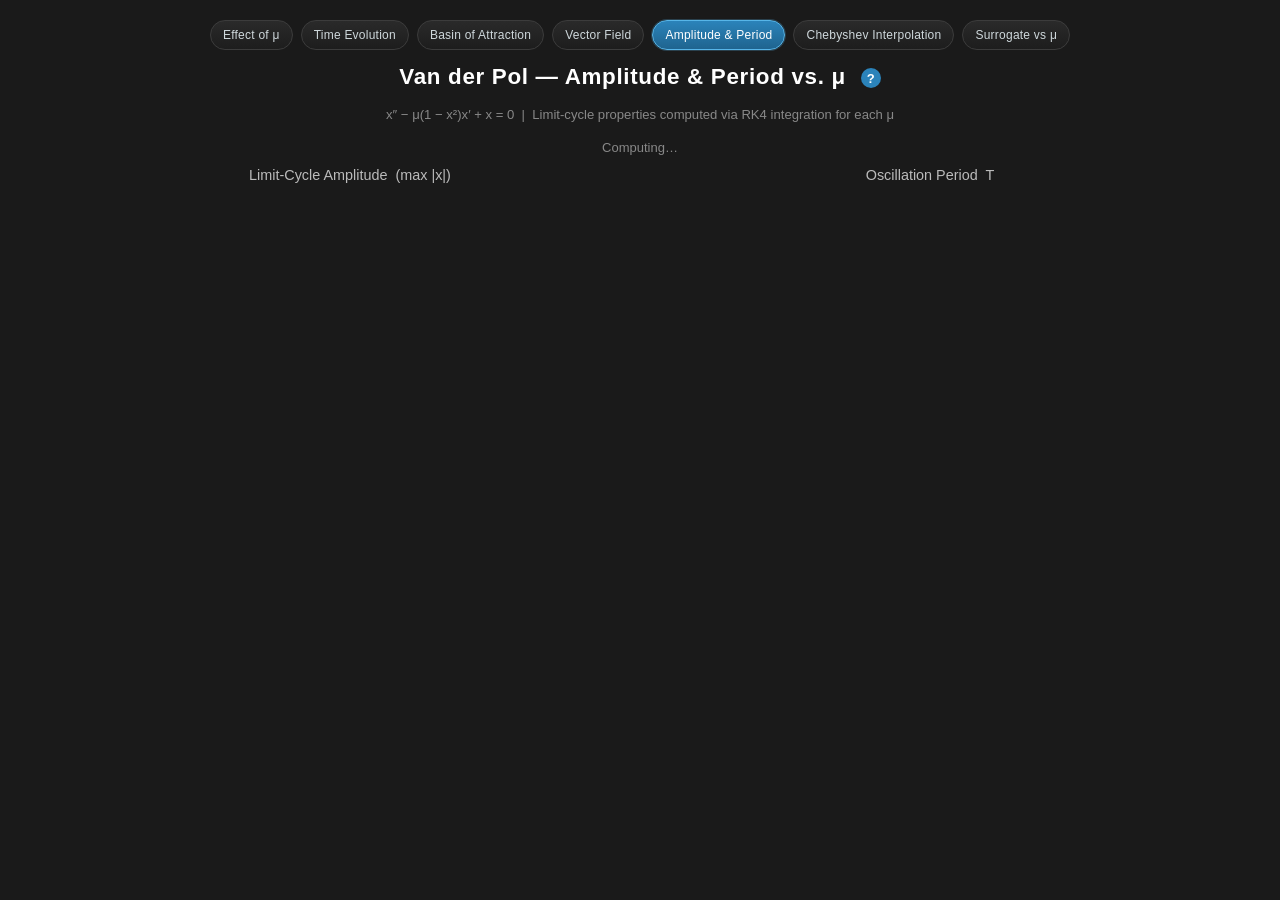
<file: Final/page5.html>
<!DOCTYPE html>
<html lang="en">
<head>
    <meta charset="UTF-8">
    <meta name="viewport" content="width=device-width, initial-scale=1.0">
    <title>Van der Pol — Amplitude &amp; Period</title>
    <script src="https://d3js.org/d3.v7.min.js"></script>
    <style>
        body { margin:0; padding:20px; font-family:sans-serif; background:#1a1a1a; display:flex; flex-direction:column; align-items:center; color:#fff; }
        .nav {
            width: 100%;
            max-width: 1200px;
            margin-bottom: 14px;
            display: flex;
            flex-wrap: wrap;
            justify-content: center;
            gap: 8px;
        }
        .nav-btn {
            display: inline-flex;
            align-items: center;
            justify-content: center;
            padding: 7px 12px;
            border-radius: 999px;
            border: 1px solid #3c3c3c;
            background: linear-gradient(180deg, #2a2a2a 0%, #1d1d1d 100%);
            color: #cfd8dc;
            text-decoration: none;
            font-size: 12px;
            letter-spacing: 0.02em;
            transition: border-color 120ms ease, background 120ms ease, color 120ms ease, transform 120ms ease;
        }
        .nav-btn:hover {
            border-color: #4aa3d8;
            color: #fff;
            background: linear-gradient(180deg, #313131 0%, #242424 100%);
            transform: translateY(-1px);
        }
        .nav-btn:focus-visible {
            outline: 2px solid #4aa3d8;
            outline-offset: 2px;
        }
        .nav-btn.active,
        .nav-btn[aria-current="page"] {
            color: #fff;
            border-color: #57b5e8;
            background: linear-gradient(180deg, #2b83ba 0%, #1f648f 100%);
            box-shadow: 0 0 0 1px rgba(87,181,232,0.25);
        }
        h1 { margin-top:0; margin-bottom:4px; font-size:1.4rem; letter-spacing:0.03em; }
        .subtitle { font-size:0.82rem; color:#888; margin-bottom:18px; text-align:center; }
        #controls { margin-bottom:18px; display:flex; gap:16px; align-items:center; flex-wrap:wrap; justify-content:center; }
        label { font-size:14px; }
        #mu-slider { width:260px; cursor:pointer; }
        #mu-display { font-weight:bold; min-width:36px; display:inline-block; }
        #mu-swatch  { display:inline-block; width:14px; height:14px; border-radius:3px; vertical-align:middle; margin-left:4px; border:1px solid #555; }
        #charts { display:flex; gap:20px; flex-wrap:wrap; justify-content:center; width:100%; max-width:1200px; }
        .chart-panel { flex:1 1 440px; max-width:560px; }
        .chart-panel h2 { text-align:center; font-size:0.9rem; color:#bbb; margin:0 0 6px 0; font-weight:normal; }
        .chart-panel svg { border:1px solid #444; background:#111; width:100%; height:auto; display:block; }
        .axis path, .axis line { stroke:#555; }
        .axis text { fill:#999; font-size:11px; }
        .grid line  { stroke:#2a2a2a; stroke-dasharray:2,2; }
        .grid path  { stroke:none; }
        .axis-label { fill:#888; font-size:12px; }
        #loading { font-size:13px; color:#888; margin-bottom:12px; }
        .info-btn { display:inline-flex; align-items:center; justify-content:center; width:20px; height:20px; border-radius:50%; background:#2b83ba; color:#fff; border:none; font-size:13px; font-weight:bold; cursor:pointer; vertical-align:middle; margin-left:8px; line-height:1; flex-shrink:0; }
        .info-btn:hover { background:#3e9ed6; }
        .modal-overlay { display:none; position:fixed; inset:0; background:rgba(0,0,0,0.72); z-index:100; align-items:center; justify-content:center; }
        .modal-overlay.active { display:flex; }
        .modal-box { background:#242424; border:1px solid #555; border-radius:8px; padding:28px 32px; max-width:520px; width:90%; position:relative; color:#ddd; line-height:1.6; }
        .modal-box h2 { margin-top:0; color:#fff; font-size:1.1rem; margin-bottom:10px; }
        .modal-close { position:absolute; top:10px; right:14px; background:none; border:none; color:#888; font-size:22px; cursor:pointer; line-height:1; padding:0; }
        .modal-close:hover { color:#fff; }
        .modal-box p { margin:0 0 12px 0; font-size:0.9rem; }
        .modal-box p:last-child { margin-bottom:0; }
        .modal-box strong { color:#fff; }
    </style>
</head>
<body>
    <nav class="nav" aria-label="Pages">
        <a class="nav-btn" href="index.html">Effect of μ</a>
        <a class="nav-btn" href="page2.html">Time Evolution</a>
        <a class="nav-btn" href="page3.html">Basin of Attraction</a>
        <a class="nav-btn" href="page4.html">Vector Field</a>
        <a class="nav-btn active" href="page5.html" aria-current="page">Amplitude &amp; Period</a>
        <a class="nav-btn" href="page6.html">Chebyshev Interpolation</a>
        <a class="nav-btn" href="page7.html">Surrogate vs μ</a>
    </nav>
    <h1>Van der Pol — Amplitude &amp; Period vs. μ <button class="info-btn" aria-label="About this visualization">?</button></h1>
    <p class="subtitle">
        x″ − μ(1 − x²)x′ + x = 0 &nbsp;|&nbsp;
        Limit-cycle properties computed via RK4 integration for each μ
    </p>
    <div id="loading">Computing…</div>
    <div id="controls" style="display:none">
        <label>μ = <span id="mu-display">1.00</span><span id="mu-swatch"></span></label>
        <input type="range" id="mu-slider" min="0.10" max="5.00" step="0.05" value="1.00">
    </div>
    <div id="charts">
        <div class="chart-panel">
            <h2>Limit-Cycle Amplitude &nbsp;(max |x|)</h2>
            <div id="amp-container"></div>
        </div>
        <div class="chart-panel">
            <h2>Oscillation Period &nbsp;T</h2>
            <div id="per-container"></div>
        </div>
    </div>

    <script>
        // ── RK4 ──────────────────────────────────────────────────────────────────
        const H          = 0.02;
        const T_TOTAL    = 60;
        const T_TRANS    = 30;
        const N_TOTAL    = Math.round(T_TOTAL / H);
        const N_TRANS    = Math.round(T_TRANS  / H);
        const MU_MIN     = 0.10;
        const MU_MAX     = 5.00;
        const MU_STEP    = 0.05;

        function vdpRHS(x, y, mu) { return [y, mu*(1-x*x)*y - x]; }
        function rk4Step(x, y, mu, h) {
            const [k1x,k1y] = vdpRHS(x,            y,            mu);
            const [k2x,k2y] = vdpRHS(x+h/2*k1x,   y+h/2*k1y,   mu);
            const [k3x,k3y] = vdpRHS(x+h/2*k2x,   y+h/2*k2y,   mu);
            const [k4x,k4y] = vdpRHS(x+h*k3x,      y+h*k3y,     mu);
            return [x+(h/6)*(k1x+2*k2x+2*k3x+k4x), y+(h/6)*(k1y+2*k2y+2*k3y+k4y)];
        }

        function solveStats(mu) {
            let px = 2, py = 0;
            const timePoints = [];
            for (let i = 0; i < N_TOTAL; i++) {
                [px, py] = rk4Step(px, py, mu, H);
                if (i >= N_TRANS) timePoints.push([( i - N_TRANS) * H, px]);
            }
            // Amplitude
            const amplitude = d3.max(timePoints, d => Math.abs(d[1]));
            // Period via negative→positive zero crossings
            const crossings = [];
            for (let i = 1; i < timePoints.length; i++) {
                const [t0, x0] = timePoints[i-1];
                const [t1, x1] = timePoints[i];
                if (x0 < 0 && x1 >= 0) {
                    crossings.push(t0 + (-x0)*(t1-t0)/(x1-x0));
                }
            }
            const period = crossings.length >= 2
                ? (crossings[crossings.length-1] - crossings[0]) / (crossings.length - 1)
                : null;
            return { mu, amplitude, period };
        }

        // ── Precompute all μ values (deferred so browser can render first) ────────
        function computeAllAsync(callback) {
            const muVals = [];
            for (let mu = MU_MIN; mu <= MU_MAX + 0.001; mu += MU_STEP) {
                muVals.push(+(Math.round(mu / MU_STEP) * MU_STEP).toFixed(2));
            }
            const results = [];
            let i = 0;
            const CHUNK = 5;
            const el = document.getElementById('loading');
            function step() {
                const end = Math.min(i + CHUNK, muVals.length);
                for (; i < end; i++) results.push(solveStats(muVals[i]));
                el.textContent = i < muVals.length
                    ? `Computing… (${i}/${muVals.length})`
                    : '';
                if (i < muVals.length) setTimeout(step, 0);
                else callback(results);
            }
            setTimeout(step, 0);
        }

        const muColor = d3.scaleSequential().domain([MU_MIN, MU_MAX]).interpolator(d3.interpolatePlasma);

        // ── Chart helpers ─────────────────────────────────────────────────────────
        const M  = { top:22, right:22, bottom:48, left:58 };
        const VW = 540, VH = 380;
        const PW = VW - M.left - M.right;
        const PH = VH - M.top  - M.bottom;

        function buildChart(containerId) {
            const svg = d3.select(`#${containerId}`).append('svg')
                .attr('viewBox', `0 0 ${VW} ${VH}`)
                .attr('preserveAspectRatio', 'xMidYMid meet');
            return svg.append('g').attr('transform', `translate(${M.left},${M.top})`);
        }

        function addGrid(g, xSc, ySc, xT, yT) {
            g.append('g').attr('class','grid').attr('transform',`translate(0,${PH})`)
                .call(d3.axisBottom(xSc).ticks(xT).tickSize(-PH).tickFormat(''));
            g.append('g').attr('class','grid')
                .call(d3.axisLeft(ySc).ticks(yT).tickSize(-PW).tickFormat(''));
        }
        function addAxes(g, xSc, ySc, xT, yT, xLbl, yLbl) {
            g.append('g').attr('class','axis').attr('transform',`translate(0,${PH})`)
                .call(d3.axisBottom(xSc).ticks(xT));
            g.append('g').attr('class','axis')
                .call(d3.axisLeft(ySc).ticks(yT));
            g.append('text').attr('class','axis-label').attr('text-anchor','middle')
                .attr('x',PW/2).attr('y',PH+40).text(xLbl);
            g.append('text').attr('class','axis-label').attr('text-anchor','middle')
                .attr('transform','rotate(-90)').attr('x',-PH/2).attr('y',-46).text(yLbl);
        }

        // ── Build charts after data ready ─────────────────────────────────────────
        computeAllAsync(data => {
            document.getElementById('loading').textContent = '';
            document.getElementById('controls').style.display = 'flex';

            const muSc = d3.scaleLinear().domain([MU_MIN, MU_MAX]).range([0, PW]);

            // Amplitude ranges
            const ampMin = d3.min(data, d => d.amplitude);
            const ampMax = d3.max(data, d => d.amplitude);
            const ampPad = (ampMax - ampMin) * 0.15 || 0.1;
            const ampSc  = d3.scaleLinear().domain([ampMin - ampPad, ampMax + ampPad]).range([PH, 0]).nice();

            // Period ranges
            const perData = data.filter(d => d.period != null);
            const perMax  = d3.max(perData, d => d.period);
            const perSc   = d3.scaleLinear().domain([0, perMax * 1.08]).range([PH, 0]).nice();

            // ── Amplitude chart ───────────────────────────────────────────────────
            const ampG = buildChart('amp-container');
            addGrid(ampG, muSc, ampSc, 5, 5);
            addAxes(ampG, muSc, ampSc, 5, 5, 'μ', 'max |x|');

            // Colored line segments
            for (let i = 1; i < data.length; i++) {
                const d0 = data[i-1], d1 = data[i];
                if (d0.amplitude == null || d1.amplitude == null) continue;
                ampG.append('line')
                    .attr('x1', muSc(d0.mu)).attr('y1', ampSc(d0.amplitude))
                    .attr('x2', muSc(d1.mu)).attr('y2', ampSc(d1.amplitude))
                    .attr('stroke', muColor((d0.mu+d1.mu)/2))
                    .attr('stroke-width', 2.5).attr('stroke-linecap','round');
            }

            // Cursor elements
            const ampCursor = ampG.append('line')
                .attr('y1',0).attr('y2',PH)
                .attr('stroke','#aaa').attr('stroke-width',1).attr('stroke-dasharray','4,3');
            const ampDot = ampG.append('circle').attr('r',6)
                .attr('fill','#fff').attr('stroke','#888').attr('stroke-width',1.5);
            const ampReadout = ampG.append('text')
                .attr('y', -8).attr('text-anchor','middle')
                .attr('fill','#ccc').attr('font-size','11px');

            // ── Period chart ──────────────────────────────────────────────────────
            const perG = buildChart('per-container');
            addGrid(perG, muSc, perSc, 5, 5);
            addAxes(perG, muSc, perSc, 5, 5, 'μ', 'T  (time units)');

            for (let i = 1; i < perData.length; i++) {
                const d0 = perData[i-1], d1 = perData[i];
                perG.append('line')
                    .attr('x1', muSc(d0.mu)).attr('y1', perSc(d0.period))
                    .attr('x2', muSc(d1.mu)).attr('y2', perSc(d1.period))
                    .attr('stroke', muColor((d0.mu+d1.mu)/2))
                    .attr('stroke-width', 2.5).attr('stroke-linecap','round');
            }

            // Reference line 2π (harmonic period)
            const twoPI = 2 * Math.PI;
            perG.append('line')
                .attr('x1',0).attr('x2',PW)
                .attr('y1',perSc(twoPI)).attr('y2',perSc(twoPI))
                .attr('stroke','#555').attr('stroke-width',1).attr('stroke-dasharray','3,3');
            perG.append('text')
                .attr('x',PW-4).attr('y',perSc(twoPI)-5)
                .attr('text-anchor','end').attr('fill','#666').attr('font-size','10px')
                .text('2π ≈ 6.28');

            const perCursor = perG.append('line')
                .attr('y1',0).attr('y2',PH)
                .attr('stroke','#aaa').attr('stroke-width',1).attr('stroke-dasharray','4,3');
            const perDot = perG.append('circle').attr('r',6)
                .attr('fill','#fff').attr('stroke','#888').attr('stroke-width',1.5);
            const perReadout = perG.append('text')
                .attr('y', -8).attr('text-anchor','middle')
                .attr('fill','#ccc').attr('font-size','11px');

            // ── Cursor update ─────────────────────────────────────────────────────
            function updateCursor(mu) {
                const qmu = +(Math.round(mu / MU_STEP) * MU_STEP).toFixed(2);
                const d = data.find(d => Math.abs(d.mu - qmu) < 0.001);
                if (!d) return;

                document.getElementById('mu-display').textContent = qmu.toFixed(2);
                document.getElementById('mu-swatch').style.backgroundColor = muColor(qmu);

                const ax = muSc(d.mu);
                ampCursor.attr('x1', ax).attr('x2', ax);
                ampDot.attr('cx', ax).attr('cy', ampSc(d.amplitude));
                ampReadout.attr('x', Math.min(ax, PW-60)).text(`A = ${d.amplitude.toFixed(4)}`);

                if (d.period != null) {
                    const px = muSc(d.mu);
                    perCursor.attr('x1', px).attr('x2', px);
                    perDot.attr('cx', px).attr('cy', perSc(d.period));
                    perReadout.attr('x', Math.min(px, PW-60)).text(`T = ${d.period.toFixed(3)}`);
                }
            }

            const muSlider = document.getElementById('mu-slider');
            muSlider.addEventListener('input', () => updateCursor(+muSlider.value));
            updateCursor(1.0);
        });
    </script>

    <div class="modal-overlay" id="info-modal" role="dialog" aria-modal="true" aria-labelledby="info-modal-title" aria-hidden="true">
        <div class="modal-box">
            <button class="modal-close" id="modal-close">&times;</button>
            <h2 id="info-modal-title">Quantitative Properties of the Limit Cycle vs. μ</h2>
            <p>Each point is computed by running a full RK4 integration for that μ (60 s total, first 30 s discarded as transient). <strong>Amplitude</strong> is max |x| on the limit cycle. <strong>Period</strong> is the average time between successive positive zero-crossings of x(t). The dashed 2π line marks the harmonic-oscillator period. Drag the slider to read off exact values at any μ.</p>
            <p><strong>Research significance:</strong> These charts validate numerical results against known asymptotics: for small μ, T ≈ 2π (linear period); for large μ, T ≈ (3 − 2 ln 2)μ (relaxation-oscillator formula). The near-constant amplitude (~2 for all μ) is itself a non-obvious result of the nonlinear self-limiting mechanism. Confirming both trends numerically is a standard verification step when studying parametric ODEs, and helps calibrate integration parameters — step size and transient length — for a given μ range.</p>
        </div>
    </div>
    <script>
        (() => {
            const overlay = document.getElementById('info-modal');
            const openBtn = document.querySelector('.info-btn');
            const closeBtn = document.getElementById('modal-close');
            let lastFocus = null;

            function openModal() {
                lastFocus = document.activeElement;
                overlay.classList.add('active');
                overlay.setAttribute('aria-hidden', 'false');
                closeBtn.focus();
            }

            function closeModal() {
                overlay.classList.remove('active');
                overlay.setAttribute('aria-hidden', 'true');
                if (lastFocus && typeof lastFocus.focus === 'function') lastFocus.focus();
            }

            openBtn.addEventListener('click', openModal);
            closeBtn.addEventListener('click', closeModal);
            overlay.addEventListener('click', e => { if (e.target.id === 'info-modal') closeModal(); });
            window.addEventListener('keydown', e => {
                if (e.key === 'Escape' && overlay.classList.contains('active')) closeModal();
            });
        })();
    </script>
</body>
</html>
</file>
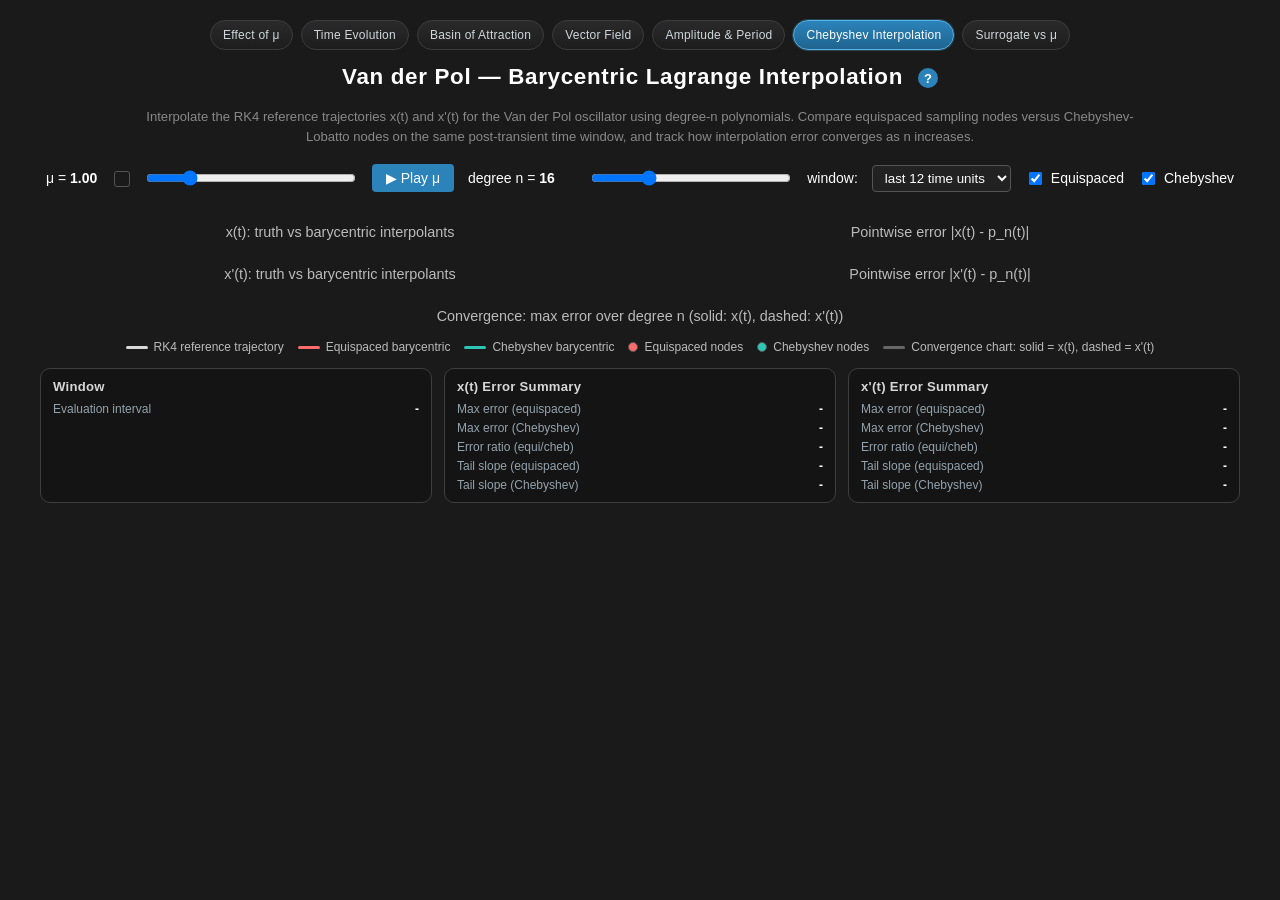
<file: Final/page6.html>
<!DOCTYPE html>
<html lang="en">
<head>
    <meta charset="UTF-8">
    <meta name="viewport" content="width=device-width, initial-scale=1.0">
    <title>Van der Pol — Barycentric Interpolation</title>
    <script src="https://d3js.org/d3.v7.min.js"></script>
    <style>
        body {
            margin: 0;
            padding: 20px;
            font-family: sans-serif;
            background: #1a1a1a;
            display: flex;
            flex-direction: column;
            align-items: center;
            color: #fff;
        }
        .nav {
            width: 100%;
            max-width: 1200px;
            margin-bottom: 14px;
            display: flex;
            flex-wrap: wrap;
            justify-content: center;
            gap: 8px;
        }
        .nav-btn {
            display: inline-flex;
            align-items: center;
            justify-content: center;
            padding: 7px 12px;
            border-radius: 999px;
            border: 1px solid #3c3c3c;
            background: linear-gradient(180deg, #2a2a2a 0%, #1d1d1d 100%);
            color: #cfd8dc;
            text-decoration: none;
            font-size: 12px;
            letter-spacing: 0.02em;
            transition: border-color 120ms ease, background 120ms ease, color 120ms ease, transform 120ms ease;
        }
        .nav-btn:hover {
            border-color: #4aa3d8;
            color: #fff;
            background: linear-gradient(180deg, #313131 0%, #242424 100%);
            transform: translateY(-1px);
        }
        .nav-btn:focus-visible {
            outline: 2px solid #4aa3d8;
            outline-offset: 2px;
        }
        .nav-btn.active,
        .nav-btn[aria-current="page"] {
            color: #fff;
            border-color: #57b5e8;
            background: linear-gradient(180deg, #2b83ba 0%, #1f648f 100%);
            box-shadow: 0 0 0 1px rgba(87,181,232,0.25);
        }
        h1 {
            margin-top: 0;
            margin-bottom: 4px;
            font-size: 1.4rem;
            letter-spacing: 0.03em;
            text-align: center;
        }
        .subtitle {
            font-size: 0.82rem;
            color: #888;
            margin-bottom: 18px;
            text-align: center;
            max-width: 1020px;
            line-height: 1.5;
        }
        #controls {
            margin-bottom: 18px;
            display: flex;
            gap: 14px;
            align-items: center;
            justify-content: center;
            flex-wrap: wrap;
            width: 100%;
            max-width: 1200px;
        }
        label { font-size: 14px; }
        input[type=range] { cursor: pointer; }
        #mu-slider { width: 210px; }
        #n-slider { width: 200px; }
        #mu-play-btn {
            background: #2b83ba;
            color: #fff;
            border: none;
            padding: 6px 14px;
            border-radius: 4px;
            cursor: pointer;
            font-size: 14px;
        }
        #mu-play-btn:hover { background: #3e9ed6; }
        #mu-play-btn:disabled {
            opacity: 0.55;
            cursor: not-allowed;
        }
        .method-toggle {
            display: inline-flex;
            align-items: center;
            gap: 6px;
            user-select: none;
        }
        #mu-display, #n-display {
            font-weight: bold;
            min-width: 36px;
            display: inline-block;
        }
        #mu-swatch {
            display: inline-block;
            width: 14px;
            height: 14px;
            border-radius: 3px;
            vertical-align: middle;
            margin-left: 4px;
            border: 1px solid #555;
        }
        #window-select {
            background: #222;
            color: #fff;
            border: 1px solid #555;
            border-radius: 4px;
            padding: 4px 8px;
        }
        #status {
            font-size: 12px;
            color: #8d8d8d;
            min-width: 210px;
            text-align: center;
        }
        #charts {
            display: flex;
            gap: 20px;
            flex-wrap: wrap;
            justify-content: center;
            width: 100%;
            max-width: 1200px;
        }
        .chart-panel {
            flex: 1 1 460px;
            max-width: 580px;
        }
        .chart-panel.wide {
            flex: 1 1 100%;
            max-width: 1200px;
        }
        .chart-panel h2 {
            text-align: center;
            font-size: 0.9rem;
            color: #bbb;
            margin: 0 0 6px 0;
            font-weight: normal;
        }
        .chart-panel svg {
            border: 1px solid #444;
            background: #111;
            width: 100%;
            height: auto;
            display: block;
        }
        .axis path, .axis line { stroke: #555; }
        .axis text { fill: #999; font-size: 11px; }
        .grid line  { stroke: #2a2a2a; stroke-dasharray: 2,2; }
        .grid path  { stroke: none; }
        .axis-label { fill: #888; font-size: 12px; }

        #metrics {
            margin-top: 14px;
            width: 100%;
            max-width: 1200px;
            display: grid;
            grid-template-columns: repeat(auto-fit, minmax(280px, 1fr));
            gap: 12px;
        }
        .metric-card {
            background: #141414;
            border: 1px solid #3f3f3f;
            border-radius: 10px;
            padding: 10px 12px;
        }
        .metric-card h3 {
            margin: 0 0 8px 0;
            font-size: 0.82rem;
            color: #d7d7d7;
            font-weight: 600;
            letter-spacing: 0.02em;
        }
        .metric-row {
            display: flex;
            justify-content: space-between;
            align-items: baseline;
            gap: 12px;
            font-size: 12px;
            color: #aeb7bf;
            margin-bottom: 5px;
        }
        .metric-row:last-child { margin-bottom: 0; }
        .metric-label { color: #94a3ad; }
        .metric-value {
            color: #fff;
            font-variant-numeric: tabular-nums;
            text-align: right;
        }

        .legend {
            margin-top: 10px;
            display: flex;
            gap: 14px;
            flex-wrap: wrap;
            justify-content: center;
            color: #bbb;
            font-size: 12px;
            width: 100%;
            max-width: 1200px;
        }
        .legend-item { display: inline-flex; align-items: center; gap: 6px; }
        .swatch {
            width: 22px;
            height: 3px;
            border-radius: 3px;
            display: inline-block;
        }
        .node-swatch {
            width: 8px;
            height: 8px;
            border-radius: 50%;
            display: inline-block;
            border: 1px solid #555;
        }

        .info-btn { display:inline-flex; align-items:center; justify-content:center; width:20px; height:20px; border-radius:50%; background:#2b83ba; color:#fff; border:none; font-size:13px; font-weight:bold; cursor:pointer; vertical-align:middle; margin-left:8px; line-height:1; flex-shrink:0; }
        .info-btn:hover { background:#3e9ed6; }
        .modal-overlay { display:none; position:fixed; inset:0; background:rgba(0,0,0,0.72); z-index:100; align-items:center; justify-content:center; }
        .modal-overlay.active { display:flex; }
        .modal-box { background:#242424; border:1px solid #555; border-radius:8px; padding:28px 32px; max-width:560px; width:90%; position:relative; color:#ddd; line-height:1.6; }
        .modal-box h2 { margin-top:0; color:#fff; font-size:1.1rem; margin-bottom:10px; }
        .modal-close { position:absolute; top:10px; right:14px; background:none; border:none; color:#888; font-size:22px; cursor:pointer; line-height:1; padding:0; }
        .modal-close:hover { color:#fff; }
        .modal-box p { margin:0 0 12px 0; font-size:0.9rem; }
        .modal-box p:last-child { margin-bottom:0; }
        .modal-box strong { color:#fff; }
    </style>
</head>
<body>
    <nav class="nav" aria-label="Pages">
        <a class="nav-btn" href="index.html">Effect of μ</a>
        <a class="nav-btn" href="page2.html">Time Evolution</a>
        <a class="nav-btn" href="page3.html">Basin of Attraction</a>
        <a class="nav-btn" href="page4.html">Vector Field</a>
        <a class="nav-btn" href="page5.html">Amplitude &amp; Period</a>
        <a class="nav-btn active" href="page6.html" aria-current="page">Chebyshev Interpolation</a>
        <a class="nav-btn" href="page7.html">Surrogate vs μ</a>
    </nav>

    <h1>Van der Pol — Barycentric Lagrange Interpolation <button class="info-btn" aria-label="About this visualization">?</button></h1>
    <p class="subtitle">
        Interpolate the RK4 reference trajectories x(t) and x'(t) for the Van der Pol oscillator using degree-n polynomials.
        Compare equispaced sampling nodes versus Chebyshev-Lobatto nodes on the same post-transient time window,
        and track how interpolation error converges as n increases.
    </p>

    <div id="controls">
        <label>
            μ = <span id="mu-display">1.00</span>
            <span id="mu-swatch"></span>
        </label>
        <input id="mu-slider" type="range" min="0.10" max="5.00" step="0.05" value="1.00">
        <button id="mu-play-btn" type="button">▶ Play μ</button>

        <label>degree n = <span id="n-display">16</span></label>
        <input id="n-slider" type="range" min="4" max="48" step="1" value="16">

        <label for="window-select">window:</label>
        <select id="window-select">
            <option value="8">last 8 time units</option>
            <option value="12" selected>last 12 time units</option>
            <option value="18">last 18 time units</option>
        </select>

        <label class="method-toggle"><input type="checkbox" id="show-equi" checked> Equispaced</label>
        <label class="method-toggle"><input type="checkbox" id="show-cheb" checked> Chebyshev</label>

        <span id="status"></span>
    </div>

    <div id="charts">
        <div class="chart-panel">
            <h2>x(t): truth vs barycentric interpolants</h2>
            <div id="curve-container"></div>
        </div>
        <div class="chart-panel">
            <h2>Pointwise error |x(t) - p_n(t)|</h2>
            <div id="error-container"></div>
        </div>
        <div class="chart-panel">
            <h2>x'(t): truth vs barycentric interpolants</h2>
            <div id="vel-container"></div>
        </div>
        <div class="chart-panel">
            <h2>Pointwise error |x'(t) - p_n(t)|</h2>
            <div id="velerr-container"></div>
        </div>
        <div class="chart-panel wide">
            <h2>Convergence: max error over degree n (solid: x(t), dashed: x'(t))</h2>
            <div id="conv-container"></div>
        </div>
    </div>

    <div class="legend">
        <span class="legend-item"><span class="swatch" style="background:#d8d8d8"></span>RK4 reference trajectory</span>
        <span class="legend-item"><span class="swatch" style="background:#ff6b6b"></span>Equispaced barycentric</span>
        <span class="legend-item"><span class="swatch" style="background:#2ec4b6"></span>Chebyshev barycentric</span>
        <span class="legend-item"><span class="node-swatch" style="background:#ff6b6b"></span>Equispaced nodes</span>
        <span class="legend-item"><span class="node-swatch" style="background:#2ec4b6"></span>Chebyshev nodes</span>
        <span class="legend-item"><span class="swatch" style="background:#666"></span>Convergence chart: solid = x(t), dashed = x'(t)</span>
    </div>

    <div id="metrics">
        <div class="metric-card">
            <h3>Window</h3>
            <div class="metric-row">
                <span class="metric-label">Evaluation interval</span>
                <strong class="metric-value" id="interval-text">-</strong>
            </div>
        </div>

        <div class="metric-card">
            <h3>x(t) Error Summary</h3>
            <div class="metric-row">
                <span class="metric-label">Max error (equispaced)</span>
                <strong class="metric-value" id="max-equi">-</strong>
            </div>
            <div class="metric-row">
                <span class="metric-label">Max error (Chebyshev)</span>
                <strong class="metric-value" id="max-cheb">-</strong>
            </div>
            <div class="metric-row">
                <span class="metric-label">Error ratio (equi/cheb)</span>
                <strong class="metric-value" id="ratio-text">-</strong>
            </div>
            <div class="metric-row">
                <span class="metric-label">Tail slope (equispaced)</span>
                <strong class="metric-value" id="slope-equi">-</strong>
            </div>
            <div class="metric-row">
                <span class="metric-label">Tail slope (Chebyshev)</span>
                <strong class="metric-value" id="slope-cheb">-</strong>
            </div>
        </div>

        <div class="metric-card">
            <h3>x'(t) Error Summary</h3>
            <div class="metric-row">
                <span class="metric-label">Max error (equispaced)</span>
                <strong class="metric-value" id="max-equi-v">-</strong>
            </div>
            <div class="metric-row">
                <span class="metric-label">Max error (Chebyshev)</span>
                <strong class="metric-value" id="max-cheb-v">-</strong>
            </div>
            <div class="metric-row">
                <span class="metric-label">Error ratio (equi/cheb)</span>
                <strong class="metric-value" id="ratio-text-v">-</strong>
            </div>
            <div class="metric-row">
                <span class="metric-label">Tail slope (equispaced)</span>
                <strong class="metric-value" id="slope-equi-v">-</strong>
            </div>
            <div class="metric-row">
                <span class="metric-label">Tail slope (Chebyshev)</span>
                <strong class="metric-value" id="slope-cheb-v">-</strong>
            </div>
        </div>
    </div>

    <script>
        const MU_MIN = 0.10;
        const MU_MAX = 5.00;
        const MU_STEP = 0.05;

        const N_MIN = 4;
        const N_MAX = 48;

        const H_REF = 0.01;
        const T_TOTAL = 80;
        const T_SKIP = 40;
        const N_REF = Math.round(T_TOTAL / H_REF);

        const DENSE_COUNT = 720;

        const COLORS = {
            truth: '#d8d8d8',
            equi: '#ff6b6b',
            cheb: '#2ec4b6'
        };

        const muColor = d3.scaleSequential()
            .domain([MU_MIN, MU_MAX])
            .interpolator(d3.interpolatePlasma);

        const refCache = new Map();
        const convCache = new Map();

        function quantizeMu(mu) {
            return +(Math.round(mu / MU_STEP) * MU_STEP).toFixed(2);
        }

        function vdpRHS(x, y, mu) {
            return [y, mu * (1 - x * x) * y - x];
        }

        function rk4Step(x, y, mu, h) {
            const [k1x, k1y] = vdpRHS(x,            y,            mu);
            const [k2x, k2y] = vdpRHS(x + h/2*k1x, y + h/2*k1y, mu);
            const [k3x, k3y] = vdpRHS(x + h/2*k2x, y + h/2*k2y, mu);
            const [k4x, k4y] = vdpRHS(x + h*k3x,   y + h*k3y,   mu);
            return [
                x + (h/6) * (k1x + 2*k2x + 2*k3x + k4x),
                y + (h/6) * (k1y + 2*k2y + 2*k3y + k4y)
            ];
        }

        function computeReference(mu) {
            let x = 2.0;
            let y = 0.0;
            const t = new Array(N_REF + 1);
            const xs = new Array(N_REF + 1);
            const vs = new Array(N_REF + 1);
            t[0] = 0;
            xs[0] = x;
            vs[0] = y;
            for (let i = 1; i <= N_REF; i++) {
                [x, y] = rk4Step(x, y, mu, H_REF);
                t[i] = i * H_REF;
                xs[i] = x;
                vs[i] = y;
            }
            return { t, xs, vs };
        }

        function getReference(mu) {
            const q = quantizeMu(mu).toFixed(2);
            if (!refCache.has(q)) refCache.set(q, computeReference(+q));
            return refCache.get(q);
        }

        function sampleRef(ref, tq, state = 'x') {
            const arr = state === 'v' ? ref.vs : ref.xs;
            if (tq <= 0) return arr[0];
            if (tq >= T_TOTAL) return arr[arr.length - 1];

            const idx = Math.floor(tq / H_REF);
            const t0 = idx * H_REF;
            const t1 = (idx + 1) * H_REF;
            const x0 = arr[idx];
            const x1 = arr[idx + 1];
            const a = (tq - t0) / (t1 - t0);
            return x0 + a * (x1 - x0);
        }

        function linspace(a, b, count) {
            const out = new Array(count);
            for (let i = 0; i < count; i++) {
                out[i] = a + (b - a) * i / (count - 1);
            }
            return out;
        }

        function equispacedNodes(n, a, b) {
            const nodes = [];
            for (let k = 0; k <= n; k++) nodes.push(a + (b - a) * k / n);
            return nodes;
        }

        function chebLobattoNodes(n, a, b) {
            const mid = 0.5 * (a + b);
            const rad = 0.5 * (b - a);
            const nodes = [];
            for (let k = n; k >= 0; k--) {
                nodes.push(mid + rad * Math.cos(Math.PI * k / n));
            }
            return nodes;
        }

        // Log-scaled barycentric weights to avoid under/overflow at larger n.
        function baryWeights(nodes) {
            const m = nodes.length;
            const logAbs = new Array(m);
            const sign = new Array(m);
            let maxLog = -Infinity;

            for (let i = 0; i < m; i++) {
                let s = 1;
                let lv = 0;
                for (let j = 0; j < m; j++) {
                    if (i === j) continue;
                    const d = nodes[i] - nodes[j];
                    s *= Math.sign(d);
                    lv += Math.log(Math.abs(d));
                }
                const li = -lv;
                logAbs[i] = li;
                sign[i] = s;
                if (li > maxLog) maxLog = li;
            }

            const w = new Array(m);
            for (let i = 0; i < m; i++) {
                w[i] = sign[i] * Math.exp(logAbs[i] - maxLog);
            }
            return w;
        }

        function baryEval(x, nodes, vals, w, eps) {
            let num = 0;
            let den = 0;
            for (let i = 0; i < nodes.length; i++) {
                const d = x - nodes[i];
                if (Math.abs(d) < eps) return vals[i];
                const u = w[i] / d;
                num += u * vals[i];
                den += u;
            }
            return num / den;
        }

        function maxOf(arr) {
            let m = -Infinity;
            for (const v of arr) if (v > m) m = v;
            return m;
        }

        function minOf(arr) {
            let m = Infinity;
            for (const v of arr) if (v < m) m = v;
            return m;
        }

        function computeSingle(ref, t0, t1, n) {
            const denseT = linspace(t0, t1, DENSE_COUNT);
            const truth = denseT.map(t => sampleRef(ref, t, 'x'));
            const truthVel = denseT.map(t => sampleRef(ref, t, 'v'));

            const eqNodes = equispacedNodes(n, t0, t1);
            const chNodes = chebLobattoNodes(n, t0, t1);

            const eqVals = eqNodes.map(t => sampleRef(ref, t, 'x'));
            const chVals = chNodes.map(t => sampleRef(ref, t, 'x'));
            const eqValsVel = eqNodes.map(t => sampleRef(ref, t, 'v'));
            const chValsVel = chNodes.map(t => sampleRef(ref, t, 'v'));

            const eqW = baryWeights(eqNodes);
            const chW = baryWeights(chNodes);

            const eps = (t1 - t0) * 1e-13;

            const eqInterp = [];
            const chInterp = [];
            const eqErr = [];
            const chErr = [];
            const eqInterpVel = [];
            const chInterpVel = [];
            const eqErrVel = [];
            const chErrVel = [];

            let eqErrSq = 0;
            let chErrSq = 0;
            let eqErrSqVel = 0;
            let chErrSqVel = 0;

            for (let i = 0; i < denseT.length; i++) {
                const t = denseT[i];
                const fx = truth[i];
                const fv = truthVel[i];
                const pe = baryEval(t, eqNodes, eqVals, eqW, eps);
                const pc = baryEval(t, chNodes, chVals, chW, eps);
                const pve = baryEval(t, eqNodes, eqValsVel, eqW, eps);
                const pvc = baryEval(t, chNodes, chValsVel, chW, eps);

                const ee = Math.abs(fx - pe);
                const ec = Math.abs(fx - pc);
                const eev = Math.abs(fv - pve);
                const ecv = Math.abs(fv - pvc);

                eqInterp.push(pe);
                chInterp.push(pc);
                eqErr.push(Math.max(ee, 1e-15));
                chErr.push(Math.max(ec, 1e-15));
                eqInterpVel.push(pve);
                chInterpVel.push(pvc);
                eqErrVel.push(Math.max(eev, 1e-15));
                chErrVel.push(Math.max(ecv, 1e-15));
                eqErrSq += ee * ee;
                chErrSq += ec * ec;
                eqErrSqVel += eev * eev;
                chErrSqVel += ecv * ecv;
            }

            const eqMax = maxOf(eqErr);
            const chMax = maxOf(chErr);
            const eqMaxVel = maxOf(eqErrVel);
            const chMaxVel = maxOf(chErrVel);

            return {
                denseT,
                truth,
                truthVel,
                eqInterp,
                chInterp,
                eqErr,
                chErr,
                eqInterpVel,
                chInterpVel,
                eqErrVel,
                chErrVel,
                eqNodes,
                chNodes,
                eqVals,
                chVals,
                eqValsVel,
                chValsVel,
                eqMax,
                chMax,
                eqMaxVel,
                chMaxVel,
                eqRms: Math.sqrt(eqErrSq / denseT.length),
                chRms: Math.sqrt(chErrSq / denseT.length),
                eqRmsVel: Math.sqrt(eqErrSqVel / denseT.length),
                chRmsVel: Math.sqrt(chErrSqVel / denseT.length)
            };
        }

        function computeConvergence(ref, t0, t1) {
            const denseT = linspace(t0, t1, DENSE_COUNT);
            const truthX = denseT.map(t => sampleRef(ref, t, 'x'));
            const truthV = denseT.map(t => sampleRef(ref, t, 'v'));
            const eps = (t1 - t0) * 1e-13;

            const rows = [];

            for (let n = N_MIN; n <= N_MAX; n++) {
                const eqNodes = equispacedNodes(n, t0, t1);
                const chNodes = chebLobattoNodes(n, t0, t1);
                const eqVals = eqNodes.map(t => sampleRef(ref, t, 'x'));
                const chVals = chNodes.map(t => sampleRef(ref, t, 'x'));
                const eqValsVel = eqNodes.map(t => sampleRef(ref, t, 'v'));
                const chValsVel = chNodes.map(t => sampleRef(ref, t, 'v'));
                const eqW = baryWeights(eqNodes);
                const chW = baryWeights(chNodes);

                let eqMax = 0;
                let chMax = 0;
                let eqSq = 0;
                let chSq = 0;
                let eqMaxVel = 0;
                let chMaxVel = 0;
                let eqSqVel = 0;
                let chSqVel = 0;

                for (let i = 0; i < denseT.length; i++) {
                    const t = denseT[i];
                    const fx = truthX[i];
                    const fv = truthV[i];

                    const ee = Math.abs(fx - baryEval(t, eqNodes, eqVals, eqW, eps));
                    const ec = Math.abs(fx - baryEval(t, chNodes, chVals, chW, eps));
                    const eev = Math.abs(fv - baryEval(t, eqNodes, eqValsVel, eqW, eps));
                    const ecv = Math.abs(fv - baryEval(t, chNodes, chValsVel, chW, eps));

                    eqMax = Math.max(eqMax, ee);
                    chMax = Math.max(chMax, ec);
                    eqSq += ee * ee;
                    chSq += ec * ec;
                    eqMaxVel = Math.max(eqMaxVel, eev);
                    chMaxVel = Math.max(chMaxVel, ecv);
                    eqSqVel += eev * eev;
                    chSqVel += ecv * ecv;
                }

                rows.push({
                    n,
                    eqMax: Math.max(eqMax, 1e-15),
                    chMax: Math.max(chMax, 1e-15),
                    eqRms: Math.max(Math.sqrt(eqSq / denseT.length), 1e-15),
                    chRms: Math.max(Math.sqrt(chSq / denseT.length), 1e-15),
                    eqMaxVel: Math.max(eqMaxVel, 1e-15),
                    chMaxVel: Math.max(chMaxVel, 1e-15),
                    eqRmsVel: Math.max(Math.sqrt(eqSqVel / denseT.length), 1e-15),
                    chRmsVel: Math.max(Math.sqrt(chSqVel / denseT.length), 1e-15)
                });
            }

            return rows;
        }

        function getConvergence(mu, t0, t1) {
            const key = `${quantizeMu(mu).toFixed(2)}|${t0.toFixed(2)}|${t1.toFixed(2)}`;
            if (!convCache.has(key)) {
                const ref = getReference(mu);
                convCache.set(key, computeConvergence(ref, t0, t1));
            }
            return convCache.get(key);
        }

        function tailSlope(rows, key, k = 10) {
            const use = rows.slice(-Math.min(k, rows.length));
            const pts = use.map(d => ({ x: d.n, y: Math.log10(d[key]) }));
            const n = pts.length;
            let sx = 0, sy = 0, sxx = 0, sxy = 0;
            for (const p of pts) {
                sx += p.x;
                sy += p.y;
                sxx += p.x * p.x;
                sxy += p.x * p.y;
            }
            const den = n * sxx - sx * sx;
            if (Math.abs(den) < 1e-12) return NaN;
            return (n * sxy - sx * sy) / den;
        }

        function makeChart(containerId, vw, vh, xLabel, yLabel) {
            const M = { top: 22, right: 22, bottom: 48, left: 60 };
            const PW = vw - M.left - M.right;
            const PH = vh - M.top - M.bottom;

            const svg = d3.select(`#${containerId}`).append('svg')
                .attr('viewBox', `0 0 ${vw} ${vh}`)
                .attr('preserveAspectRatio', 'xMidYMid meet');

            const g = svg.append('g').attr('transform', `translate(${M.left},${M.top})`);

            const gridX = g.append('g').attr('class', 'grid').attr('transform', `translate(0,${PH})`);
            const gridY = g.append('g').attr('class', 'grid');

            const axisX = g.append('g').attr('class', 'axis').attr('transform', `translate(0,${PH})`);
            const axisY = g.append('g').attr('class', 'axis');

            g.append('text').attr('class', 'axis-label')
                .attr('text-anchor', 'middle')
                .attr('x', PW / 2)
                .attr('y', PH + 40)
                .text(xLabel);

            g.append('text').attr('class', 'axis-label')
                .attr('text-anchor', 'middle')
                .attr('transform', 'rotate(-90)')
                .attr('x', -PH / 2)
                .attr('y', -44)
                .text(yLabel);

            return { svg, g, gridX, gridY, axisX, axisY, PW, PH };
        }

        function updateAxes(chart, xSc, ySc, xTicks, yTicks, yFmt = null) {
            chart.gridX.call(d3.axisBottom(xSc).ticks(xTicks).tickSize(-chart.PH).tickFormat(''));
            chart.gridY.call(d3.axisLeft(ySc).ticks(yTicks).tickSize(-chart.PW).tickFormat(''));

            chart.axisX.call(d3.axisBottom(xSc).ticks(xTicks));
            const yAxis = d3.axisLeft(ySc).ticks(yTicks);
            if (yFmt) yAxis.tickFormat(yFmt);
            chart.axisY.call(yAxis);
        }

        const curveChart = makeChart('curve-container', 560, 400, 't', 'x(t)');
        const errorChart = makeChart('error-container', 560, 400, 't', '|x(t) - p_n(t)|');
        const velChart = makeChart('vel-container', 560, 400, 't', "x'(t)");
        const velErrChart = makeChart('velerr-container', 560, 400, 't', "|x'(t) - p_n(t)|");
        const convChart = makeChart('conv-container', 1120, 390, 'degree n', 'max error (L_inf)');

        const curveTruthPath = curveChart.g.append('path').attr('fill', 'none').attr('stroke', COLORS.truth).attr('stroke-width', 2.2);
        const curveEqPath = curveChart.g.append('path').attr('fill', 'none').attr('stroke', COLORS.equi).attr('stroke-width', 2.2);
        const curveChPath = curveChart.g.append('path').attr('fill', 'none').attr('stroke', COLORS.cheb).attr('stroke-width', 2.2);
        const eqNodesLayer = curveChart.g.append('g');
        const chNodesLayer = curveChart.g.append('g');

        const errEqPath = errorChart.g.append('path').attr('fill', 'none').attr('stroke', COLORS.equi).attr('stroke-width', 2.2);
        const errChPath = errorChart.g.append('path').attr('fill', 'none').attr('stroke', COLORS.cheb).attr('stroke-width', 2.2);

        const velTruthPath = velChart.g.append('path').attr('fill', 'none').attr('stroke', COLORS.truth).attr('stroke-width', 2.2);
        const velEqPath = velChart.g.append('path').attr('fill', 'none').attr('stroke', COLORS.equi).attr('stroke-width', 2.2);
        const velChPath = velChart.g.append('path').attr('fill', 'none').attr('stroke', COLORS.cheb).attr('stroke-width', 2.2);
        const eqVelNodesLayer = velChart.g.append('g');
        const chVelNodesLayer = velChart.g.append('g');

        const velErrEqPath = velErrChart.g.append('path').attr('fill', 'none').attr('stroke', COLORS.equi).attr('stroke-width', 2.2);
        const velErrChPath = velErrChart.g.append('path').attr('fill', 'none').attr('stroke', COLORS.cheb).attr('stroke-width', 2.2);

        const convEqPath = convChart.g.append('path').attr('fill', 'none').attr('stroke', COLORS.equi).attr('stroke-width', 2.5);
        const convChPath = convChart.g.append('path').attr('fill', 'none').attr('stroke', COLORS.cheb).attr('stroke-width', 2.5);
        const convEqVelPath = convChart.g.append('path')
            .attr('fill', 'none')
            .attr('stroke', COLORS.equi)
            .attr('stroke-width', 2)
            .attr('stroke-dasharray', '6,3');
        const convChVelPath = convChart.g.append('path')
            .attr('fill', 'none')
            .attr('stroke', COLORS.cheb)
            .attr('stroke-width', 2)
            .attr('stroke-dasharray', '6,3');
        const convCursor = convChart.g.append('line')
            .attr('stroke', '#aaa')
            .attr('stroke-width', 1)
            .attr('stroke-dasharray', '4,3');
        const convEqDot = convChart.g.append('circle').attr('r', 5).attr('fill', COLORS.equi).attr('stroke', '#111').attr('stroke-width', 1.2);
        const convChDot = convChart.g.append('circle').attr('r', 5).attr('fill', COLORS.cheb).attr('stroke', '#111').attr('stroke-width', 1.2);
        const convEqVelDot = convChart.g.append('circle').attr('r', 4).attr('fill', '#111').attr('stroke', COLORS.equi).attr('stroke-width', 1.6);
        const convChVelDot = convChart.g.append('circle').attr('r', 4).attr('fill', '#111').attr('stroke', COLORS.cheb).attr('stroke-width', 1.6);

        const muSlider = document.getElementById('mu-slider');
        const muPlayBtn = document.getElementById('mu-play-btn');
        const muDisplay = document.getElementById('mu-display');
        const muSwatch = document.getElementById('mu-swatch');
        const nSlider = document.getElementById('n-slider');
        const nDisplay = document.getElementById('n-display');
        const windowSelect = document.getElementById('window-select');
        const showEqui = document.getElementById('show-equi');
        const showCheb = document.getElementById('show-cheb');
        const statusEl = document.getElementById('status');

        const MU_PLAY_INTERVAL_MS = 240;
        const precomputeMus = (() => {
            const vals = [];
            for (let mu = MU_MIN; mu <= MU_MAX + 1e-9; mu += MU_STEP) {
                vals.push(quantizeMu(mu));
            }
            return Array.from(new Set(vals.map(v => v.toFixed(2)))).map(s => +s);
        })();

        let redrawToken = 0;
        let isPlaying = false;
        let playTimer = null;
        let isComputing = false;
        let isPrecomputing = false;
        let precomputeMsg = '';

        function updateStatus() {
            if (isPrecomputing) {
                statusEl.textContent = precomputeMsg;
                return;
            }
            if (isPlaying) {
                statusEl.textContent = 'Playing μ...';
                return;
            }
            statusEl.textContent = isComputing ? 'computing...' : '';
        }

        function setControlsEnabled(enabled) {
            muSlider.disabled = !enabled;
            muPlayBtn.disabled = !enabled;
            nSlider.disabled = !enabled;
            windowSelect.disabled = !enabled;
            showEqui.disabled = !enabled;
            showCheb.disabled = !enabled;
        }

        function applyMethodVisibility() {
            const equiVisible = showEqui.checked;
            const chebVisible = showCheb.checked;

            [
                curveEqPath, errEqPath, velEqPath, velErrEqPath,
                convEqPath, convEqVelPath, convEqDot, convEqVelDot,
                eqNodesLayer, eqVelNodesLayer
            ].forEach(sel => sel.attr('display', equiVisible ? null : 'none'));

            [
                curveChPath, errChPath, velChPath, velErrChPath,
                convChPath, convChVelPath, convChDot, convChVelDot,
                chNodesLayer, chVelNodesLayer
            ].forEach(sel => sel.attr('display', chebVisible ? null : 'none'));
        }

        function setMetrics(single, convRows, t0, t1) {
            const n = +nSlider.value;
            const ratio = single.eqMax / Math.max(single.chMax, 1e-16);
            const ratioVel = single.eqMaxVel / Math.max(single.chMaxVel, 1e-16);

            document.getElementById('interval-text').textContent = `[${t0.toFixed(2)}, ${t1.toFixed(2)}]`;
            document.getElementById('max-equi').textContent = single.eqMax.toExponential(3);
            document.getElementById('max-cheb').textContent = single.chMax.toExponential(3);
            document.getElementById('ratio-text').textContent = `${ratio.toFixed(2)}x at n=${n}`;
            document.getElementById('max-equi-v').textContent = single.eqMaxVel.toExponential(3);
            document.getElementById('max-cheb-v').textContent = single.chMaxVel.toExponential(3);
            document.getElementById('ratio-text-v').textContent = `${ratioVel.toFixed(2)}x at n=${n}`;

            const sEq = tailSlope(convRows, 'eqMax');
            const sCh = tailSlope(convRows, 'chMax');
            const sEqV = tailSlope(convRows, 'eqMaxVel');
            const sChV = tailSlope(convRows, 'chMaxVel');
            document.getElementById('slope-equi').textContent = Number.isFinite(sEq) ? sEq.toFixed(3) : '-';
            document.getElementById('slope-cheb').textContent = Number.isFinite(sCh) ? sCh.toFixed(3) : '-';
            document.getElementById('slope-equi-v').textContent = Number.isFinite(sEqV) ? sEqV.toFixed(3) : '-';
            document.getElementById('slope-cheb-v').textContent = Number.isFinite(sChV) ? sChV.toFixed(3) : '-';
        }

        function redraw() {
            const mu = quantizeMu(+muSlider.value);
            const n = +nSlider.value;
            const w = +windowSelect.value;
            const equiVisible = showEqui.checked;
            const chebVisible = showCheb.checked;

            const t1 = T_TOTAL;
            const t0 = Math.max(T_SKIP, t1 - w);

            muDisplay.textContent = mu.toFixed(2);
            nDisplay.textContent = `${n}`;
            muSwatch.style.backgroundColor = muColor(mu);

            const ref = getReference(mu);
            const single = computeSingle(ref, t0, t1, n);
            const convRows = getConvergence(mu, t0, t1);

            // Chart 1: truth + interpolants
            const xScCurve = d3.scaleLinear().domain([t0, t1]).range([0, curveChart.PW]);
            const curveSeries = [single.truth];
            if (equiVisible) curveSeries.push(single.eqInterp);
            if (chebVisible) curveSeries.push(single.chInterp);
            const curveVals = [].concat(...curveSeries);
            const yMinCurve = minOf(curveVals);
            const yMaxCurve = maxOf(curveVals);
            const yPadCurve = (yMaxCurve - yMinCurve) * 0.12 || 0.2;
            const yScCurve = d3.scaleLinear().domain([yMinCurve - yPadCurve, yMaxCurve + yPadCurve]).range([curveChart.PH, 0]).nice();

            updateAxes(curveChart, xScCurve, yScCurve, 6, 6);

            const lineCurve = d3.line().x((d, i) => xScCurve(single.denseT[i])).y(d => yScCurve(d));
            curveTruthPath.datum(single.truth).attr('d', lineCurve);
            curveEqPath.datum(single.eqInterp).attr('d', lineCurve);
            curveChPath.datum(single.chInterp).attr('d', lineCurve);

            eqNodesLayer.selectAll('circle')
                .data(single.eqNodes.map((t, i) => ({ t, x: single.eqVals[i] })))
                .join('circle')
                .attr('cx', d => xScCurve(d.t))
                .attr('cy', d => yScCurve(d.x))
                .attr('r', 2.6)
                .attr('fill', 'none')
                .attr('stroke', COLORS.equi)
                .attr('stroke-width', 1.2)
                .attr('opacity', 0.85);

            chNodesLayer.selectAll('circle')
                .data(single.chNodes.map((t, i) => ({ t, x: single.chVals[i] })))
                .join('circle')
                .attr('cx', d => xScCurve(d.t))
                .attr('cy', d => yScCurve(d.x))
                .attr('r', 2.3)
                .attr('fill', COLORS.cheb)
                .attr('stroke', 'none')
                .attr('opacity', 0.92);

            // Chart 2: pointwise error
            const xScErr = d3.scaleLinear().domain([t0, t1]).range([0, errorChart.PW]);
            const errSeries = [];
            if (equiVisible) errSeries.push(single.eqErr);
            if (chebVisible) errSeries.push(single.chErr);
            const errVals = errSeries.length ? [].concat(...errSeries) : [];
            const errMin = errVals.length ? Math.max(1e-15, minOf(errVals) * 0.7) : 1e-15;
            const errMax = errVals.length ? Math.max(1e-12, maxOf(errVals) * 1.3) : 1;
            const yScErr = d3.scaleLog().domain([errMin, errMax]).range([errorChart.PH, 0]);

            updateAxes(errorChart, xScErr, yScErr, 6, 6, d3.format('.0e'));

            const lineErr = d3.line()
                .x((d, i) => xScErr(single.denseT[i]))
                .y(d => yScErr(d));

            errEqPath.datum(single.eqErr).attr('d', lineErr);
            errChPath.datum(single.chErr).attr('d', lineErr);

            // Chart 3: velocity truth + interpolants
            const xScVel = d3.scaleLinear().domain([t0, t1]).range([0, velChart.PW]);
            const velSeries = [single.truthVel];
            if (equiVisible) velSeries.push(single.eqInterpVel);
            if (chebVisible) velSeries.push(single.chInterpVel);
            const velVals = [].concat(...velSeries);
            const yMinVel = minOf(velVals);
            const yMaxVel = maxOf(velVals);
            const yPadVel = (yMaxVel - yMinVel) * 0.12 || 0.2;
            const yScVel = d3.scaleLinear().domain([yMinVel - yPadVel, yMaxVel + yPadVel]).range([velChart.PH, 0]).nice();

            updateAxes(velChart, xScVel, yScVel, 6, 6);

            const lineVel = d3.line().x((d, i) => xScVel(single.denseT[i])).y(d => yScVel(d));
            velTruthPath.datum(single.truthVel).attr('d', lineVel);
            velEqPath.datum(single.eqInterpVel).attr('d', lineVel);
            velChPath.datum(single.chInterpVel).attr('d', lineVel);

            eqVelNodesLayer.selectAll('circle')
                .data(single.eqNodes.map((t, i) => ({ t, v: single.eqValsVel[i] })))
                .join('circle')
                .attr('cx', d => xScVel(d.t))
                .attr('cy', d => yScVel(d.v))
                .attr('r', 2.6)
                .attr('fill', 'none')
                .attr('stroke', COLORS.equi)
                .attr('stroke-width', 1.2)
                .attr('opacity', 0.85);

            chVelNodesLayer.selectAll('circle')
                .data(single.chNodes.map((t, i) => ({ t, v: single.chValsVel[i] })))
                .join('circle')
                .attr('cx', d => xScVel(d.t))
                .attr('cy', d => yScVel(d.v))
                .attr('r', 2.3)
                .attr('fill', COLORS.cheb)
                .attr('stroke', 'none')
                .attr('opacity', 0.92);

            // Chart 4: velocity error
            const xScVelErr = d3.scaleLinear().domain([t0, t1]).range([0, velErrChart.PW]);
            const velErrSeries = [];
            if (equiVisible) velErrSeries.push(single.eqErrVel);
            if (chebVisible) velErrSeries.push(single.chErrVel);
            const velErrVals = velErrSeries.length ? [].concat(...velErrSeries) : [];
            const velErrMin = velErrVals.length ? Math.max(1e-15, minOf(velErrVals) * 0.7) : 1e-15;
            const velErrMax = velErrVals.length ? Math.max(1e-12, maxOf(velErrVals) * 1.3) : 1;
            const yScVelErr = d3.scaleLog().domain([velErrMin, velErrMax]).range([velErrChart.PH, 0]);

            updateAxes(velErrChart, xScVelErr, yScVelErr, 6, 6, d3.format('.0e'));

            const lineVelErr = d3.line()
                .x((d, i) => xScVelErr(single.denseT[i]))
                .y(d => yScVelErr(d));

            velErrEqPath.datum(single.eqErrVel).attr('d', lineVelErr);
            velErrChPath.datum(single.chErrVel).attr('d', lineVelErr);

            // Chart 5: convergence
            const nSc = d3.scaleLinear().domain([N_MIN, N_MAX]).range([0, convChart.PW]);
            const convSeries = [];
            if (equiVisible) {
                convSeries.push(convRows.map(d => d.eqMax));
                convSeries.push(convRows.map(d => d.eqMaxVel));
            }
            if (chebVisible) {
                convSeries.push(convRows.map(d => d.chMax));
                convSeries.push(convRows.map(d => d.chMaxVel));
            }
            const convVals = convSeries.length ? [].concat(...convSeries) : [];
            const convMin = convVals.length ? Math.max(1e-15, minOf(convVals) * 0.7) : 1e-15;
            const convMax = convVals.length ? Math.max(1e-12, maxOf(convVals) * 1.3) : 1;
            const convY = d3.scaleLog().domain([convMin, convMax]).range([convChart.PH, 0]);

            updateAxes(convChart, nSc, convY, 8, 6, d3.format('.0e'));

            const lineConv = d3.line().x(d => nSc(d.n)).y(d => convY(d.val));
            convEqPath.datum(convRows.map(d => ({ n: d.n, val: d.eqMax }))).attr('d', lineConv);
            convChPath.datum(convRows.map(d => ({ n: d.n, val: d.chMax }))).attr('d', lineConv);
            convEqVelPath.datum(convRows.map(d => ({ n: d.n, val: d.eqMaxVel }))).attr('d', lineConv);
            convChVelPath.datum(convRows.map(d => ({ n: d.n, val: d.chMaxVel }))).attr('d', lineConv);

            const rowN = convRows.find(d => d.n === n);
            if (rowN) {
                const cx = nSc(n);
                convCursor.attr('x1', cx).attr('x2', cx).attr('y1', 0).attr('y2', convChart.PH);
                convEqDot.attr('cx', cx).attr('cy', convY(rowN.eqMax));
                convChDot.attr('cx', cx).attr('cy', convY(rowN.chMax));
                convEqVelDot.attr('cx', cx).attr('cy', convY(rowN.eqMaxVel));
                convChVelDot.attr('cx', cx).attr('cy', convY(rowN.chMaxVel));
            }

            setMetrics(single, convRows, t0, t1);
            applyMethodVisibility();
        }

        function requestRedraw() {
            const token = ++redrawToken;
            isComputing = true;
            updateStatus();
            setTimeout(() => {
                if (token !== redrawToken) return;
                redraw();
                isComputing = false;
                updateStatus();
            }, 0);
        }

        function stopMuPlayback() {
            isPlaying = false;
            if (playTimer !== null) {
                clearTimeout(playTimer);
                playTimer = null;
            }
            muPlayBtn.textContent = '▶ Play μ';
            updateStatus();
        }

        function scheduleMuPlaybackStep(delay = MU_PLAY_INTERVAL_MS) {
            if (!isPlaying) return;
            playTimer = setTimeout(stepMuPlayback, delay);
        }

        function stepMuPlayback() {
            if (!isPlaying) return;
            if (isComputing) {
                scheduleMuPlaybackStep(60);
                return;
            }

            const muStep = +(muSlider.step || MU_STEP);
            const muMin = +muSlider.min;
            const muMax = +muSlider.max;
            let next = +(+muSlider.value + muStep).toFixed(10);
            if (next > muMax + 1e-9) next = muMin;

            muSlider.value = next.toFixed(2);
            requestRedraw();
            scheduleMuPlaybackStep();
        }

        function precomputeAllAsync(onDone) {
            let i = 0;
            const total = precomputeMus.length;
            const CHUNK = 2;
            isPrecomputing = true;

            function step() {
                const end = Math.min(total, i + CHUNK);
                for (; i < end; i++) getReference(precomputeMus[i]);
                const pct = Math.round((100 * i) / total);
                precomputeMsg = `Precomputing trajectories... ${i}/${total} (${pct}%)`;
                updateStatus();

                if (i < total) setTimeout(step, 0);
                else {
                    isPrecomputing = false;
                    precomputeMsg = '';
                    updateStatus();
                    onDone();
                }
            }

            step();
        }

        muSlider.addEventListener('input', requestRedraw);
        nSlider.addEventListener('input', () => {
            if (isPlaying) stopMuPlayback();
            requestRedraw();
        });
        windowSelect.addEventListener('change', () => {
            if (isPlaying) stopMuPlayback();
            requestRedraw();
        });
        showEqui.addEventListener('change', requestRedraw);
        showCheb.addEventListener('change', requestRedraw);

        muPlayBtn.addEventListener('click', () => {
            if (isPlaying) {
                stopMuPlayback();
                return;
            }
            isPlaying = true;
            muPlayBtn.textContent = '❚❚ Pause μ';
            updateStatus();
            stepMuPlayback();
        });

        setControlsEnabled(false);
        precomputeAllAsync(() => {
            setControlsEnabled(true);
            requestRedraw();
        });
    </script>

    <div class="modal-overlay" id="info-modal" role="dialog" aria-modal="true" aria-labelledby="info-modal-title" aria-hidden="true">
        <div class="modal-box">
            <button class="modal-close" id="modal-close">&times;</button>
            <h2 id="info-modal-title">Research Context: Why Chebyshev + Barycentric?</h2>
            <p>This page interpolates the Van der Pol trajectories x(t) and x'(t), not a toy function. The gray curves are high-resolution RK4 references on a post-transient time window, and the colored curves are degree-n barycentric interpolants built from sampled values of those trajectories.</p>
            <p><strong>Equispaced nodes</strong> tend to amplify boundary oscillations at higher n (Runge-type behavior), while <strong>Chebyshev-Lobatto nodes</strong> cluster near interval endpoints and typically reduce the worst-case interpolation error. Barycentric evaluation avoids explicitly solving Vandermonde systems, so it is the standard stable implementation for high-order interpolation.</p>
            <p><strong>Research significance:</strong> the convergence plot gives direct evidence of how node choice affects error decay as n increases for your Van der Pol data. This supports method selection when building polynomial surrogates used in downstream analysis, parameter studies, or reduced-order modeling workflows.</p>
        </div>
    </div>
    <script>
        (() => {
            const overlay = document.getElementById('info-modal');
            const openBtn = document.querySelector('.info-btn');
            const closeBtn = document.getElementById('modal-close');
            let lastFocus = null;

            function openModal() {
                lastFocus = document.activeElement;
                overlay.classList.add('active');
                overlay.setAttribute('aria-hidden', 'false');
                closeBtn.focus();
            }

            function closeModal() {
                overlay.classList.remove('active');
                overlay.setAttribute('aria-hidden', 'true');
                if (lastFocus && typeof lastFocus.focus === 'function') lastFocus.focus();
            }

            openBtn.addEventListener('click', openModal);
            closeBtn.addEventListener('click', closeModal);
            overlay.addEventListener('click', e => { if (e.target.id === 'info-modal') closeModal(); });
            window.addEventListener('keydown', e => {
                if (e.key === 'Escape' && overlay.classList.contains('active')) closeModal();
            });
        })();
    </script>
</body>
</html>
</file>
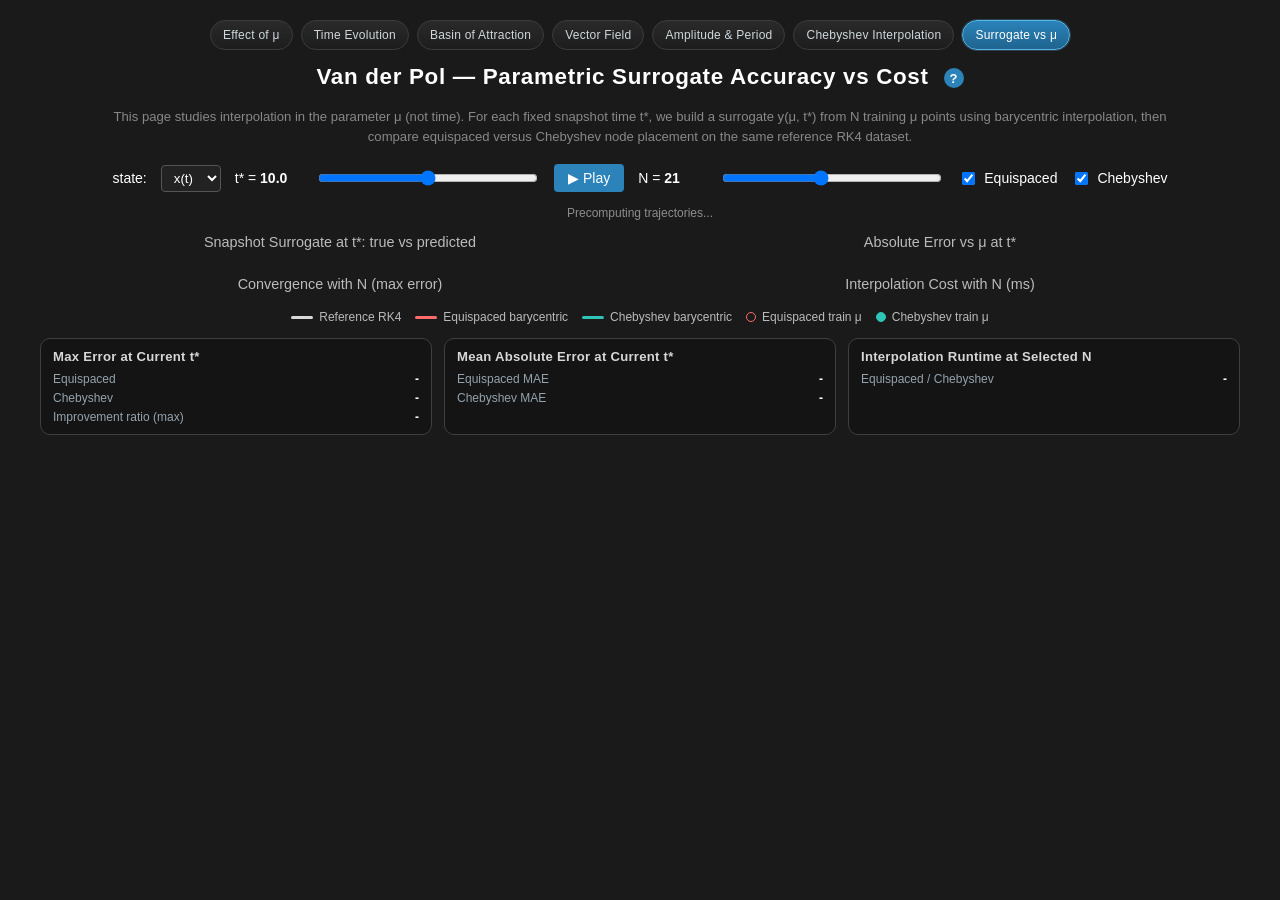
<file: Final/page7.html>
<!DOCTYPE html>
<html lang="en">
<head>
    <meta charset="UTF-8">
    <meta name="viewport" content="width=device-width, initial-scale=1.0">
    <title>Van der Pol — Parametric Surrogate vs μ</title>
    <script src="https://d3js.org/d3.v7.min.js"></script>
    <style>
        body {
            margin: 0;
            padding: 20px;
            font-family: sans-serif;
            background: #1a1a1a;
            display: flex;
            flex-direction: column;
            align-items: center;
            color: #fff;
        }
        .nav {
            width: 100%;
            max-width: 1200px;
            margin-bottom: 14px;
            display: flex;
            flex-wrap: wrap;
            justify-content: center;
            gap: 8px;
        }
        .nav-btn {
            display: inline-flex;
            align-items: center;
            justify-content: center;
            padding: 7px 12px;
            border-radius: 999px;
            border: 1px solid #3c3c3c;
            background: linear-gradient(180deg, #2a2a2a 0%, #1d1d1d 100%);
            color: #cfd8dc;
            text-decoration: none;
            font-size: 12px;
            letter-spacing: 0.02em;
            transition: border-color 120ms ease, background 120ms ease, color 120ms ease, transform 120ms ease;
        }
        .nav-btn:hover {
            border-color: #4aa3d8;
            color: #fff;
            background: linear-gradient(180deg, #313131 0%, #242424 100%);
            transform: translateY(-1px);
        }
        .nav-btn:focus-visible {
            outline: 2px solid #4aa3d8;
            outline-offset: 2px;
        }
        .nav-btn.active,
        .nav-btn[aria-current="page"] {
            color: #fff;
            border-color: #57b5e8;
            background: linear-gradient(180deg, #2b83ba 0%, #1f648f 100%);
            box-shadow: 0 0 0 1px rgba(87,181,232,0.25);
        }
        h1 {
            margin-top: 0;
            margin-bottom: 4px;
            font-size: 1.4rem;
            letter-spacing: 0.03em;
            text-align: center;
        }
        .subtitle {
            font-size: 0.82rem;
            color: #888;
            margin-bottom: 18px;
            text-align: center;
            max-width: 1100px;
            line-height: 1.5;
        }
        #controls {
            width: 100%;
            max-width: 1200px;
            margin-bottom: 14px;
            display: flex;
            gap: 14px;
            align-items: center;
            justify-content: center;
            flex-wrap: wrap;
        }
        label { font-size: 14px; }
        input[type=range] { cursor: pointer; }
        #n-slider { width: 220px; }
        #t-slider { width: 220px; }
        .method-toggle {
            display: inline-flex;
            align-items: center;
            gap: 6px;
            user-select: none;
        }
        #n-display, #t-display {
            font-weight: bold;
            min-width: 42px;
            display: inline-block;
        }
        #state-select {
            background: #222;
            color: #fff;
            border: 1px solid #555;
            border-radius: 4px;
            padding: 4px 8px;
        }
        #status {
            font-size: 12px;
            color: #8d8d8d;
            min-width: 180px;
            text-align: center;
        }
        #play-btn {
            background: #2b83ba;
            color: #fff;
            border: none;
            padding: 6px 14px;
            border-radius: 4px;
            cursor: pointer;
            font-size: 14px;
        }
        #play-btn:hover { background: #3e9ed6; }
        #play-btn:disabled {
            opacity: 0.5;
            cursor: not-allowed;
        }
        #charts {
            display: flex;
            gap: 20px;
            flex-wrap: wrap;
            justify-content: center;
            width: 100%;
            max-width: 1200px;
        }
        .chart-panel {
            flex: 1 1 460px;
            max-width: 580px;
        }
        .chart-panel h2 {
            text-align: center;
            font-size: 0.9rem;
            color: #bbb;
            margin: 0 0 6px 0;
            font-weight: normal;
        }
        .chart-panel svg {
            border: 1px solid #444;
            background: #111;
            width: 100%;
            height: auto;
            display: block;
        }
        .axis path, .axis line { stroke: #555; }
        .axis text { fill: #999; font-size: 11px; }
        .grid line  { stroke: #2a2a2a; stroke-dasharray: 2,2; }
        .grid path  { stroke: none; }
        .axis-label { fill: #888; font-size: 12px; }

        .legend {
            margin-top: 12px;
            display: flex;
            gap: 14px;
            flex-wrap: wrap;
            justify-content: center;
            color: #bbb;
            font-size: 12px;
            width: 100%;
            max-width: 1200px;
        }
        .legend-item { display: inline-flex; align-items: center; gap: 6px; }
        .swatch {
            width: 22px;
            height: 3px;
            border-radius: 2px;
            display: inline-block;
        }
        .node-swatch {
            width: 8px;
            height: 8px;
            border-radius: 50%;
            display: inline-block;
            border: 1px solid #555;
        }

        #metrics {
            margin-top: 14px;
            width: 100%;
            max-width: 1200px;
            display: grid;
            grid-template-columns: repeat(auto-fit, minmax(280px, 1fr));
            gap: 12px;
        }
        .metric-card {
            background: #141414;
            border: 1px solid #3f3f3f;
            border-radius: 10px;
            padding: 10px 12px;
        }
        .metric-card h3 {
            margin: 0 0 8px 0;
            font-size: 0.82rem;
            color: #d7d7d7;
            font-weight: 600;
            letter-spacing: 0.02em;
        }
        .metric-row {
            display: flex;
            justify-content: space-between;
            align-items: baseline;
            gap: 12px;
            font-size: 12px;
            color: #aeb7bf;
            margin-bottom: 5px;
        }
        .metric-row:last-child { margin-bottom: 0; }
        .metric-label { color: #94a3ad; }
        .metric-value {
            color: #fff;
            font-variant-numeric: tabular-nums;
            text-align: right;
        }

        .info-btn { display:inline-flex; align-items:center; justify-content:center; width:20px; height:20px; border-radius:50%; background:#2b83ba; color:#fff; border:none; font-size:13px; font-weight:bold; cursor:pointer; vertical-align:middle; margin-left:8px; line-height:1; flex-shrink:0; }
        .info-btn:hover { background:#3e9ed6; }
        .modal-overlay { display:none; position:fixed; inset:0; background:rgba(0,0,0,0.72); z-index:100; align-items:center; justify-content:center; }
        .modal-overlay.active { display:flex; }
        .modal-box { background:#242424; border:1px solid #555; border-radius:8px; padding:28px 32px; max-width:580px; width:90%; position:relative; color:#ddd; line-height:1.6; }
        .modal-box h2 { margin-top:0; color:#fff; font-size:1.1rem; margin-bottom:10px; }
        .modal-close { position:absolute; top:10px; right:14px; background:none; border:none; color:#888; font-size:22px; cursor:pointer; line-height:1; padding:0; }
        .modal-close:hover { color:#fff; }
        .modal-box p { margin:0 0 12px 0; font-size:0.9rem; }
        .modal-box p:last-child { margin-bottom:0; }
        .modal-box strong { color:#fff; }
    </style>
</head>
<body>
    <nav class="nav" aria-label="Pages">
        <a class="nav-btn" href="index.html">Effect of μ</a>
        <a class="nav-btn" href="page2.html">Time Evolution</a>
        <a class="nav-btn" href="page3.html">Basin of Attraction</a>
        <a class="nav-btn" href="page4.html">Vector Field</a>
        <a class="nav-btn" href="page5.html">Amplitude &amp; Period</a>
        <a class="nav-btn" href="page6.html">Chebyshev Interpolation</a>
        <a class="nav-btn active" href="page7.html" aria-current="page">Surrogate vs μ</a>
    </nav>

    <h1>Van der Pol — Parametric Surrogate Accuracy vs Cost <button class="info-btn" aria-label="About this visualization">?</button></h1>
    <p class="subtitle">
        This page studies interpolation in the parameter μ (not time). For each fixed snapshot time t*, we build a surrogate
        y(μ, t*) from N training μ points using barycentric interpolation, then compare equispaced versus Chebyshev node placement
        on the same reference RK4 dataset.
    </p>

    <div id="controls">
        <label>state:</label>
        <select id="state-select">
            <option value="x">x(t)</option>
            <option value="v">x'(t)</option>
        </select>

        <label>t* = <span id="t-display">10.0</span></label>
        <input id="t-slider" type="range" min="0.0" max="20.0" step="0.2" value="10.0">
        <button id="play-btn" type="button">▶ Play</button>

        <label>N = <span id="n-display">21</span></label>
        <input id="n-slider" type="range" min="5" max="41" step="2" value="21">

        <label class="method-toggle"><input type="checkbox" id="show-equi" checked> Equispaced</label>
        <label class="method-toggle"><input type="checkbox" id="show-cheb" checked> Chebyshev</label>

        <span id="status">Precomputing trajectories...</span>
    </div>

    <div id="charts">
        <div class="chart-panel">
            <h2>Snapshot Surrogate at t*: true vs predicted</h2>
            <div id="snap-container"></div>
        </div>
        <div class="chart-panel">
            <h2>Absolute Error vs μ at t*</h2>
            <div id="err-container"></div>
        </div>
        <div class="chart-panel">
            <h2>Convergence with N (max error)</h2>
            <div id="conv-container"></div>
        </div>
        <div class="chart-panel">
            <h2>Interpolation Cost with N (ms)</h2>
            <div id="time-container"></div>
        </div>
    </div>

    <div class="legend">
        <span class="legend-item"><span class="swatch" style="background:#d8d8d8"></span>Reference RK4</span>
        <span class="legend-item"><span class="swatch" style="background:#ff6b6b"></span>Equispaced barycentric</span>
        <span class="legend-item"><span class="swatch" style="background:#2ec4b6"></span>Chebyshev barycentric</span>
        <span class="legend-item"><span class="node-swatch" style="background:none;border-color:#ff6b6b"></span>Equispaced train μ</span>
        <span class="legend-item"><span class="node-swatch" style="background:#2ec4b6;border-color:#2ec4b6"></span>Chebyshev train μ</span>
    </div>

    <div id="metrics">
        <div class="metric-card">
            <h3>Max Error at Current t*</h3>
            <div class="metric-row">
                <span class="metric-label">Equispaced</span>
                <strong class="metric-value" id="max-equi">-</strong>
            </div>
            <div class="metric-row">
                <span class="metric-label">Chebyshev</span>
                <strong class="metric-value" id="max-cheb">-</strong>
            </div>
            <div class="metric-row">
                <span class="metric-label">Improvement ratio (max)</span>
                <strong class="metric-value" id="ratio-max">-</strong>
            </div>
        </div>

        <div class="metric-card">
            <h3>Mean Absolute Error at Current t*</h3>
            <div class="metric-row">
                <span class="metric-label">Equispaced MAE</span>
                <strong class="metric-value" id="mae-equi">-</strong>
            </div>
            <div class="metric-row">
                <span class="metric-label">Chebyshev MAE</span>
                <strong class="metric-value" id="mae-cheb">-</strong>
            </div>
        </div>

        <div class="metric-card">
            <h3>Interpolation Runtime at Selected N</h3>
            <div class="metric-row">
                <span class="metric-label">Equispaced / Chebyshev</span>
                <strong class="metric-value" id="time-pair">-</strong>
            </div>
        </div>
    </div>

    <script>
        const MU_MIN = 0.0;
        const MU_MAX = 5.0;
        const H = 0.02;
        const T_MAX = 20.0;
        const N_STEPS = Math.round(T_MAX / H);

        const MARGIN = { top: 22, right: 22, bottom: 48, left: 60 };
        const VW = 560;
        const VH = 390;
        const PW = VW - MARGIN.left - MARGIN.right;
        const PH = VH - MARGIN.top - MARGIN.bottom;

        const COLORS = {
            truth: '#d8d8d8',
            equi: '#ff6b6b',
            cheb: '#2ec4b6'
        };

        const MU_REF_COUNT = 81;
        const N_LIST = [];
        for (let n = 5; n <= 41; n += 2) N_LIST.push(n);

        const muRef = [];
        for (let i = 0; i < MU_REF_COUNT; i++) {
            muRef.push(MU_MIN + (MU_MAX - MU_MIN) * i / (MU_REF_COUNT - 1));
        }

        const trajCache = new Map();

        function muKey(mu) {
            return mu.toFixed(8);
        }

        function vdpRHS(x, v, mu) {
            return [v, mu * (1 - x * x) * v - x];
        }

        function rk4Step(x, v, mu, h) {
            const [k1x, k1v] = vdpRHS(x,           v,           mu);
            const [k2x, k2v] = vdpRHS(x+h/2*k1x,  v+h/2*k1v,   mu);
            const [k3x, k3v] = vdpRHS(x+h/2*k2x,  v+h/2*k2v,   mu);
            const [k4x, k4v] = vdpRHS(x+h*k3x,    v+h*k3v,     mu);
            return [
                x + (h/6) * (k1x + 2*k2x + 2*k3x + k4x),
                v + (h/6) * (k1v + 2*k2v + 2*k3v + k4v)
            ];
        }

        function solveTrajectory(mu) {
            const key = muKey(mu);
            if (trajCache.has(key)) return trajCache.get(key);

            let x = 2.0;
            let v = 0.0;
            const xs = new Float64Array(N_STEPS + 1);
            const vs = new Float64Array(N_STEPS + 1);
            xs[0] = x;
            vs[0] = v;

            for (let i = 1; i <= N_STEPS; i++) {
                [x, v] = rk4Step(x, v, mu, H);
                xs[i] = x;
                vs[i] = v;
            }

            const out = { x: xs, v: vs };
            trajCache.set(key, out);
            return out;
        }

        function equiNodes(N) {
            const out = [];
            for (let k = 0; k < N; k++) {
                out.push(MU_MIN + (MU_MAX - MU_MIN) * k / (N - 1));
            }
            return out;
        }

        function chebNodes(N) {
            const out = [];
            for (let k = 0; k < N; k++) {
                const x = Math.cos((2 * k + 1) * Math.PI / (2 * N));
                out.push(0.5 * (MU_MAX - MU_MIN) * x + 0.5 * (MU_MAX + MU_MIN));
            }
            out.sort((a, b) => a - b);
            return out;
        }

        function buildPrecomputeList() {
            const m = new Map();
            for (const mu of muRef) m.set(muKey(mu), mu);
            for (const N of N_LIST) {
                for (const mu of equiNodes(N)) m.set(muKey(mu), mu);
                for (const mu of chebNodes(N)) m.set(muKey(mu), mu);
            }
            return Array.from(m.values()).sort((a, b) => a - b);
        }

        const precomputeMus = buildPrecomputeList();

        function baryWeights(nodes) {
            const m = nodes.length;
            const logAbs = new Array(m);
            const sign = new Array(m);
            let maxLog = -Infinity;

            for (let i = 0; i < m; i++) {
                let s = 1;
                let lv = 0;
                for (let j = 0; j < m; j++) {
                    if (i === j) continue;
                    const d = nodes[i] - nodes[j];
                    s *= Math.sign(d);
                    lv += Math.log(Math.abs(d));
                }
                const li = -lv;
                logAbs[i] = li;
                sign[i] = s;
                if (li > maxLog) maxLog = li;
            }

            const w = new Array(m);
            for (let i = 0; i < m; i++) {
                w[i] = sign[i] * Math.exp(logAbs[i] - maxLog);
            }
            return w;
        }

        function baryEval(mu, nodes, vals, w, eps) {
            let num = 0;
            let den = 0;
            for (let i = 0; i < nodes.length; i++) {
                const d = mu - nodes[i];
                if (Math.abs(d) < eps) return vals[i];
                const q = w[i] / d;
                num += q * vals[i];
                den += q;
            }
            return num / den;
        }

        function mean(arr) {
            let s = 0;
            for (const v of arr) s += v;
            return s / arr.length;
        }

        function max(arr) {
            let m = -Infinity;
            for (const v of arr) if (v > m) m = v;
            return m;
        }

        function min(arr) {
            let m = Infinity;
            for (const v of arr) if (v < m) m = v;
            return m;
        }

        function chart(containerId, xLabel, yLabel) {
            const svg = d3.select(`#${containerId}`).append('svg')
                .attr('viewBox', `0 0 ${VW} ${VH}`)
                .attr('preserveAspectRatio', 'xMidYMid meet');
            const g = svg.append('g')
                .attr('transform', `translate(${MARGIN.left},${MARGIN.top})`);

            const gridX = g.append('g').attr('class', 'grid')
                .attr('transform', `translate(0,${PH})`);
            const gridY = g.append('g').attr('class', 'grid');
            const axisX = g.append('g').attr('class', 'axis')
                .attr('transform', `translate(0,${PH})`);
            const axisY = g.append('g').attr('class', 'axis');

            g.append('text').attr('class', 'axis-label')
                .attr('text-anchor', 'middle')
                .attr('x', PW / 2)
                .attr('y', PH + 40)
                .text(xLabel);

            g.append('text').attr('class', 'axis-label')
                .attr('text-anchor', 'middle')
                .attr('transform', 'rotate(-90)')
                .attr('x', -PH / 2)
                .attr('y', -44)
                .text(yLabel);

            return { g, gridX, gridY, axisX, axisY };
        }

        function updateAxes(ch, xSc, ySc, xTicks, yTicks, yFmt = null) {
            ch.gridX.call(d3.axisBottom(xSc).ticks(xTicks).tickSize(-PH).tickFormat(''));
            ch.gridY.call(d3.axisLeft(ySc).ticks(yTicks).tickSize(-PW).tickFormat(''));
            ch.axisX.call(d3.axisBottom(xSc).ticks(xTicks));
            const yAxis = d3.axisLeft(ySc).ticks(yTicks);
            if (yFmt) yAxis.tickFormat(yFmt);
            ch.axisY.call(yAxis);
        }

        const snapChart = chart('snap-container', 'μ', 'state value');
        const errChart = chart('err-container', 'μ', '|error|');
        const convChart = chart('conv-container', 'N', 'max error');
        const timeChart = chart('time-container', 'N', 'milliseconds');

        const snapTruthPath = snapChart.g.append('path').attr('fill', 'none').attr('stroke', COLORS.truth).attr('stroke-width', 2.2);
        const snapEquiPath = snapChart.g.append('path').attr('fill', 'none').attr('stroke', COLORS.equi).attr('stroke-width', 2.2);
        const snapChebPath = snapChart.g.append('path').attr('fill', 'none').attr('stroke', COLORS.cheb).attr('stroke-width', 2.2);
        const snapEquiNodes = snapChart.g.append('g');
        const snapChebNodes = snapChart.g.append('g');

        const errEquiPath = errChart.g.append('path').attr('fill', 'none').attr('stroke', COLORS.equi).attr('stroke-width', 2.2);
        const errChebPath = errChart.g.append('path').attr('fill', 'none').attr('stroke', COLORS.cheb).attr('stroke-width', 2.2);

        const convEquiPath = convChart.g.append('path').attr('fill', 'none').attr('stroke', COLORS.equi).attr('stroke-width', 2.4);
        const convChebPath = convChart.g.append('path').attr('fill', 'none').attr('stroke', COLORS.cheb).attr('stroke-width', 2.4);
        const convCursor = convChart.g.append('line').attr('stroke', '#aaa').attr('stroke-width', 1).attr('stroke-dasharray', '4,3');
        const convEquiDot = convChart.g.append('circle').attr('r', 5).attr('fill', COLORS.equi).attr('stroke', '#111').attr('stroke-width', 1.2);
        const convChebDot = convChart.g.append('circle').attr('r', 5).attr('fill', COLORS.cheb).attr('stroke', '#111').attr('stroke-width', 1.2);

        const timeEquiPath = timeChart.g.append('path').attr('fill', 'none').attr('stroke', COLORS.equi).attr('stroke-width', 2.4);
        const timeChebPath = timeChart.g.append('path').attr('fill', 'none').attr('stroke', COLORS.cheb).attr('stroke-width', 2.4);
        const timeCursor = timeChart.g.append('line').attr('stroke', '#aaa').attr('stroke-width', 1).attr('stroke-dasharray', '4,3');
        const timeEquiDot = timeChart.g.append('circle').attr('r', 5).attr('fill', COLORS.equi).attr('stroke', '#111').attr('stroke-width', 1.2);
        const timeChebDot = timeChart.g.append('circle').attr('r', 5).attr('fill', COLORS.cheb).attr('stroke', '#111').attr('stroke-width', 1.2);

        const nSlider = document.getElementById('n-slider');
        const tSlider = document.getElementById('t-slider');
        const playBtn = document.getElementById('play-btn');
        const stateSelect = document.getElementById('state-select');
        const nDisplay = document.getElementById('n-display');
        const tDisplay = document.getElementById('t-display');
        const showEqui = document.getElementById('show-equi');
        const showCheb = document.getElementById('show-cheb');
        const statusEl = document.getElementById('status');

        const PLAY_INTERVAL_MS = 260;
        let isPlaying = false;
        let playTimer = null;
        let isComputing = false;

        function setControlsEnabled(enabled) {
            nSlider.disabled = !enabled;
            tSlider.disabled = !enabled;
            playBtn.disabled = !enabled;
            stateSelect.disabled = !enabled;
            showEqui.disabled = !enabled;
            showCheb.disabled = !enabled;
        }

        function truthAt(stateKey, idx) {
            return muRef.map(mu => solveTrajectory(mu)[stateKey][idx]);
        }

        function evalMethod(method, N, stateKey, idx, truthVals) {
            const nodes = method === 'cheb' ? chebNodes(N) : equiNodes(N);
            const nodeVals = nodes.map(mu => solveTrajectory(mu)[stateKey][idx]);

            const t0 = performance.now();
            const w = baryWeights(nodes);
            const eps = (MU_MAX - MU_MIN) * 1e-13;
            const pred = muRef.map(mu => baryEval(mu, nodes, nodeVals, w, eps));
            const elapsed = performance.now() - t0;

            const err = pred.map((p, i) => Math.max(Math.abs(p - truthVals[i]), 1e-15));
            return {
                nodes,
                nodeVals,
                pred,
                err,
                mae: mean(err),
                maxErr: max(err),
                ms: elapsed
            };
        }

        function computeAnalysis(stateKey, idx) {
            const truth = truthAt(stateKey, idx);
            const byN = new Map();
            const rows = [];

            for (const N of N_LIST) {
                const equi = evalMethod('equi', N, stateKey, idx, truth);
                const cheb = evalMethod('cheb', N, stateKey, idx, truth);
                byN.set(N, { equi, cheb });
                rows.push({
                    N,
                    equiMax: equi.maxErr,
                    chebMax: cheb.maxErr,
                    equiMae: equi.mae,
                    chebMae: cheb.mae,
                    equiMs: equi.ms,
                    chebMs: cheb.ms
                });
            }

            return { truth, byN, rows };
        }

        let currentAnalysis = null;
        const analysisCache = new Map();
        const ANALYSIS_CACHE_LIMIT = 140;
        let recomputeToken = 0;

        function setAnalysisCache(key, value) {
            if (analysisCache.has(key)) analysisCache.delete(key);
            analysisCache.set(key, value);
            if (analysisCache.size > ANALYSIS_CACHE_LIMIT) {
                const oldestKey = analysisCache.keys().next().value;
                analysisCache.delete(oldestKey);
            }
        }

        function applyMethodVisibility() {
            const equiVisible = showEqui.checked;
            const chebVisible = showCheb.checked;

            [snapEquiPath, errEquiPath, convEquiPath, timeEquiPath, convEquiDot, timeEquiDot, snapEquiNodes]
                .forEach(sel => sel.attr('display', equiVisible ? null : 'none'));
            [snapChebPath, errChebPath, convChebPath, timeChebPath, convChebDot, timeChebDot, snapChebNodes]
                .forEach(sel => sel.attr('display', chebVisible ? null : 'none'));
        }

        function render() {
            if (!currentAnalysis) return;

            const N = +nSlider.value;
            const tVal = +tSlider.value;
            const equiVisible = showEqui.checked;
            const chebVisible = showCheb.checked;
            const selected = currentAnalysis.byN.get(N);
            if (!selected) return;

            const truth = currentAnalysis.truth;
            const rows = currentAnalysis.rows;
            const equi = selected.equi;
            const cheb = selected.cheb;

            const xMu = d3.scaleLinear().domain([MU_MIN, MU_MAX]).range([0, PW]);

            // Snapshot chart
            const snapSeries = [truth];
            if (equiVisible) snapSeries.push(equi.pred);
            if (chebVisible) snapSeries.push(cheb.pred);
            const snapVals = [].concat(...snapSeries);
            const yMin = min(snapVals);
            const yMax = max(snapVals);
            const yPad = (yMax - yMin) * 0.14 || 0.2;
            const ySnap = d3.scaleLinear().domain([yMin - yPad, yMax + yPad]).range([PH, 0]).nice();

            updateAxes(snapChart, xMu, ySnap, 6, 6);

            const lineSnap = d3.line().x((d, i) => xMu(muRef[i])).y(d => ySnap(d));
            snapTruthPath.datum(truth).attr('d', lineSnap);
            snapEquiPath.datum(equi.pred).attr('d', lineSnap);
            snapChebPath.datum(cheb.pred).attr('d', lineSnap);

            snapEquiNodes.selectAll('circle')
                .data(equi.nodes.map((mu, i) => ({ mu, val: equi.nodeVals[i] })))
                .join('circle')
                .attr('cx', d => xMu(d.mu))
                .attr('cy', d => ySnap(d.val))
                .attr('r', 2.7)
                .attr('fill', 'none')
                .attr('stroke', COLORS.equi)
                .attr('stroke-width', 1.2)
                .attr('opacity', 0.9);

            snapChebNodes.selectAll('circle')
                .data(cheb.nodes.map((mu, i) => ({ mu, val: cheb.nodeVals[i] })))
                .join('circle')
                .attr('cx', d => xMu(d.mu))
                .attr('cy', d => ySnap(d.val))
                .attr('r', 2.3)
                .attr('fill', COLORS.cheb)
                .attr('stroke', 'none')
                .attr('opacity', 0.95);

            // Error chart
            const errSeries = [];
            if (equiVisible) errSeries.push(equi.err);
            if (chebVisible) errSeries.push(cheb.err);
            const errVals = errSeries.length ? [].concat(...errSeries) : [];
            const errMin = errVals.length ? Math.max(1e-15, min(errVals) * 0.7) : 1e-15;
            const errMax = errVals.length ? Math.max(1e-12, max(errVals) * 1.3) : 1;
            const yErr = d3.scaleLog().domain([errMin, errMax]).range([PH, 0]);
            updateAxes(errChart, xMu, yErr, 6, 6, d3.format('.0e'));

            const lineErr = d3.line().x((d, i) => xMu(muRef[i])).y(d => yErr(d));
            errEquiPath.datum(equi.err).attr('d', lineErr);
            errChebPath.datum(cheb.err).attr('d', lineErr);

            // Convergence chart
            const xN = d3.scaleLinear().domain([N_LIST[0], N_LIST[N_LIST.length - 1]]).range([0, PW]);
            const convSeries = [];
            if (equiVisible) convSeries.push(rows.map(d => d.equiMax));
            if (chebVisible) convSeries.push(rows.map(d => d.chebMax));
            const convVals = convSeries.length ? [].concat(...convSeries) : [];
            const convMin = convVals.length ? Math.max(1e-15, min(convVals) * 0.7) : 1e-15;
            const convMax = convVals.length ? Math.max(1e-12, max(convVals) * 1.3) : 1;
            const yConv = d3.scaleLog().domain([convMin, convMax]).range([PH, 0]);
            updateAxes(convChart, xN, yConv, 8, 6, d3.format('.0e'));

            const lineConv = d3.line().x(d => xN(d.N)).y(d => yConv(d.val));
            convEquiPath.datum(rows.map(d => ({ N: d.N, val: d.equiMax }))).attr('d', lineConv);
            convChebPath.datum(rows.map(d => ({ N: d.N, val: d.chebMax }))).attr('d', lineConv);

            const rowN = rows.find(d => d.N === N);
            if (rowN) {
                const cx = xN(N);
                convCursor.attr('x1', cx).attr('x2', cx).attr('y1', 0).attr('y2', PH);
                convEquiDot.attr('cx', cx).attr('cy', yConv(rowN.equiMax));
                convChebDot.attr('cx', cx).attr('cy', yConv(rowN.chebMax));
            }

            // Runtime chart
            const tMin = 0;
            const timeSeries = [];
            if (equiVisible) timeSeries.push(rows.map(d => d.equiMs));
            if (chebVisible) timeSeries.push(rows.map(d => d.chebMs));
            const timeVals = timeSeries.length ? [].concat(...timeSeries) : [];
            const tMax = (timeVals.length ? max(timeVals) : 0.5) * 1.2 + 0.001;
            const yTime = d3.scaleLinear().domain([tMin, tMax]).range([PH, 0]).nice();
            updateAxes(timeChart, xN, yTime, 8, 6);

            const lineTime = d3.line().x(d => xN(d.N)).y(d => yTime(d.val));
            timeEquiPath.datum(rows.map(d => ({ N: d.N, val: d.equiMs }))).attr('d', lineTime);
            timeChebPath.datum(rows.map(d => ({ N: d.N, val: d.chebMs }))).attr('d', lineTime);

            if (rowN) {
                const cx = xN(N);
                timeCursor.attr('x1', cx).attr('x2', cx).attr('y1', 0).attr('y2', PH);
                timeEquiDot.attr('cx', cx).attr('cy', yTime(rowN.equiMs));
                timeChebDot.attr('cx', cx).attr('cy', yTime(rowN.chebMs));
            }

            // Metrics
            const ratio = equi.maxErr / Math.max(cheb.maxErr, 1e-16);
            document.getElementById('max-equi').textContent = equi.maxErr.toExponential(3);
            document.getElementById('max-cheb').textContent = cheb.maxErr.toExponential(3);
            document.getElementById('mae-equi').textContent = equi.mae.toExponential(3);
            document.getElementById('mae-cheb').textContent = cheb.mae.toExponential(3);
            document.getElementById('ratio-max').textContent = `${ratio.toFixed(2)}x`;
            document.getElementById('time-pair').textContent = `${equi.ms.toFixed(3)} / ${cheb.ms.toFixed(3)} ms`;

            nDisplay.textContent = `${N}`;
            tDisplay.textContent = tVal.toFixed(1);
            applyMethodVisibility();
        }

        function recomputeAndRender() {
            const token = ++recomputeToken;
            const stateKey = stateSelect.value;
            const tVal = +tSlider.value;
            const idx = Math.max(0, Math.min(N_STEPS, Math.round(tVal / H)));
            const cacheKey = `${stateKey}|${idx}`;

            statusEl.textContent = 'Computing surrogate diagnostics...';
            isComputing = true;

            if (analysisCache.has(cacheKey)) {
                currentAnalysis = analysisCache.get(cacheKey);
                render();
                isComputing = false;
                statusEl.textContent = isPlaying ? 'Playing t*...' : '';
                return;
            }

            setTimeout(() => {
                if (token !== recomputeToken) return;
                currentAnalysis = computeAnalysis(stateKey, idx);
                setAnalysisCache(cacheKey, currentAnalysis);
                render();
                isComputing = false;
                statusEl.textContent = isPlaying ? 'Playing t*...' : '';
            }, 0);
        }

        function stopPlayback() {
            isPlaying = false;
            if (playTimer !== null) {
                clearTimeout(playTimer);
                playTimer = null;
            }
            playBtn.textContent = '▶ Play';
            statusEl.textContent = '';
        }

        function schedulePlaybackStep(delay = PLAY_INTERVAL_MS) {
            if (!isPlaying) return;
            playTimer = setTimeout(stepPlayback, delay);
        }

        function stepPlayback() {
            if (!isPlaying) return;
            if (isComputing) {
                schedulePlaybackStep(50);
                return;
            }

            const tStep = +(tSlider.step || 0.2);
            const tMin = +tSlider.min;
            const tMax = +tSlider.max;
            let next = +(+tSlider.value + tStep).toFixed(10);
            if (next > tMax + 1e-9) next = tMin;

            tSlider.value = next.toFixed(1);
            tDisplay.textContent = next.toFixed(1);

            recomputeAndRender();
            schedulePlaybackStep();
        }

        function precomputeAllAsync(onDone) {
            let i = 0;
            const total = precomputeMus.length;
            const CHUNK = 2;

            function step() {
                const end = Math.min(total, i + CHUNK);
                for (; i < end; i++) {
                    solveTrajectory(precomputeMus[i]);
                }

                const pct = Math.round((100 * i) / total);
                statusEl.textContent = `Precomputing trajectories... ${i}/${total} (${pct}%)`;

                if (i < total) setTimeout(step, 0);
                else onDone();
            }

            step();
        }

        nSlider.addEventListener('input', () => {
            if (isPlaying) stopPlayback();
            nDisplay.textContent = nSlider.value;
            render();
        });

        tSlider.addEventListener('input', () => {
            tDisplay.textContent = (+tSlider.value).toFixed(1);
        });

        tSlider.addEventListener('change', () => {
            if (isPlaying) stopPlayback();
            recomputeAndRender();
        });

        stateSelect.addEventListener('change', () => {
            if (isPlaying) stopPlayback();
            recomputeAndRender();
        });

        showEqui.addEventListener('change', render);
        showCheb.addEventListener('change', render);

        playBtn.addEventListener('click', () => {
            if (isPlaying) {
                stopPlayback();
                return;
            }
            isPlaying = true;
            playBtn.textContent = '❚❚ Pause';
            statusEl.textContent = 'Playing t*...';
            stepPlayback();
        });

        setControlsEnabled(false);
        precomputeAllAsync(() => {
            statusEl.textContent = '';
            setControlsEnabled(true);
            recomputeAndRender();
        });
    </script>

    <div class="modal-overlay" id="info-modal" role="dialog" aria-modal="true" aria-labelledby="info-modal-title" aria-hidden="true">
        <div class="modal-box">
            <button class="modal-close" id="modal-close">&times;</button>
            <h2 id="info-modal-title">Why This Page Matters for the Thesis</h2>
            <p>Your core question is not only trajectory behavior at a fixed μ, but also how accurately we can <strong>predict across μ</strong> from a limited set of training parameter samples. This page fixes time t* and treats the state as a function of μ, then builds barycentric surrogates from N training nodes.</p>
            <p>By comparing <strong>equispaced vs Chebyshev μ nodes</strong>, you can see where node placement changes the error profile over the parameter domain. The convergence panel quantifies error decay as N increases, and the runtime panel shows computational cost, so the method can be judged on both accuracy and efficiency.</p>
            <p><strong>Research significance:</strong> this is the operational view used in your surrogate workflow: select μ training points, interpolate parametric ODE outputs, and evaluate error/cost tradeoffs before downstream tasks such as emulator design and model comparison.</p>
        </div>
    </div>
    <script>
        (() => {
            const overlay = document.getElementById('info-modal');
            const openBtn = document.querySelector('.info-btn');
            const closeBtn = document.getElementById('modal-close');
            let lastFocus = null;

            function openModal() {
                lastFocus = document.activeElement;
                overlay.classList.add('active');
                overlay.setAttribute('aria-hidden', 'false');
                closeBtn.focus();
            }

            function closeModal() {
                overlay.classList.remove('active');
                overlay.setAttribute('aria-hidden', 'true');
                if (lastFocus && typeof lastFocus.focus === 'function') lastFocus.focus();
            }

            openBtn.addEventListener('click', openModal);
            closeBtn.addEventListener('click', closeModal);
            overlay.addEventListener('click', e => { if (e.target.id === 'info-modal') closeModal(); });
            window.addEventListener('keydown', e => {
                if (e.key === 'Escape' && overlay.classList.contains('active')) closeModal();
            });
        })();
    </script>
</body>
</html>
</file>
